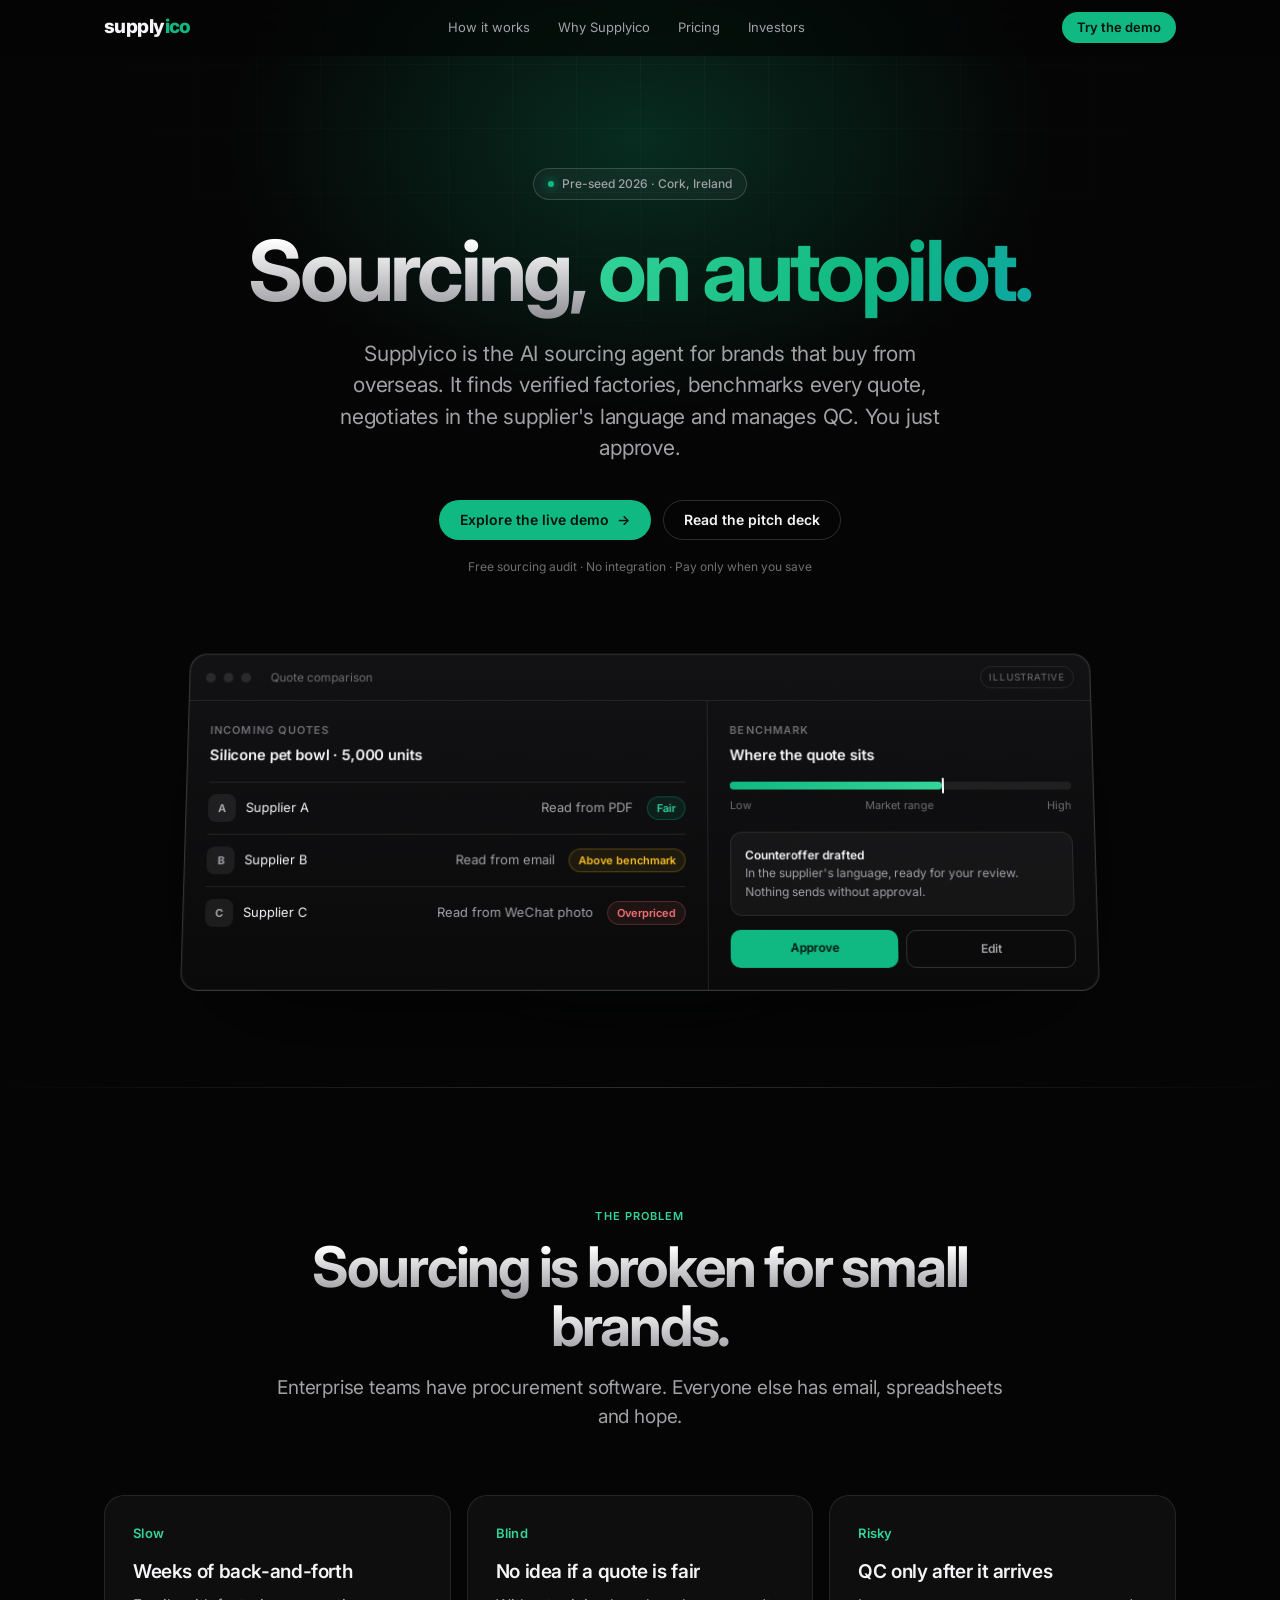
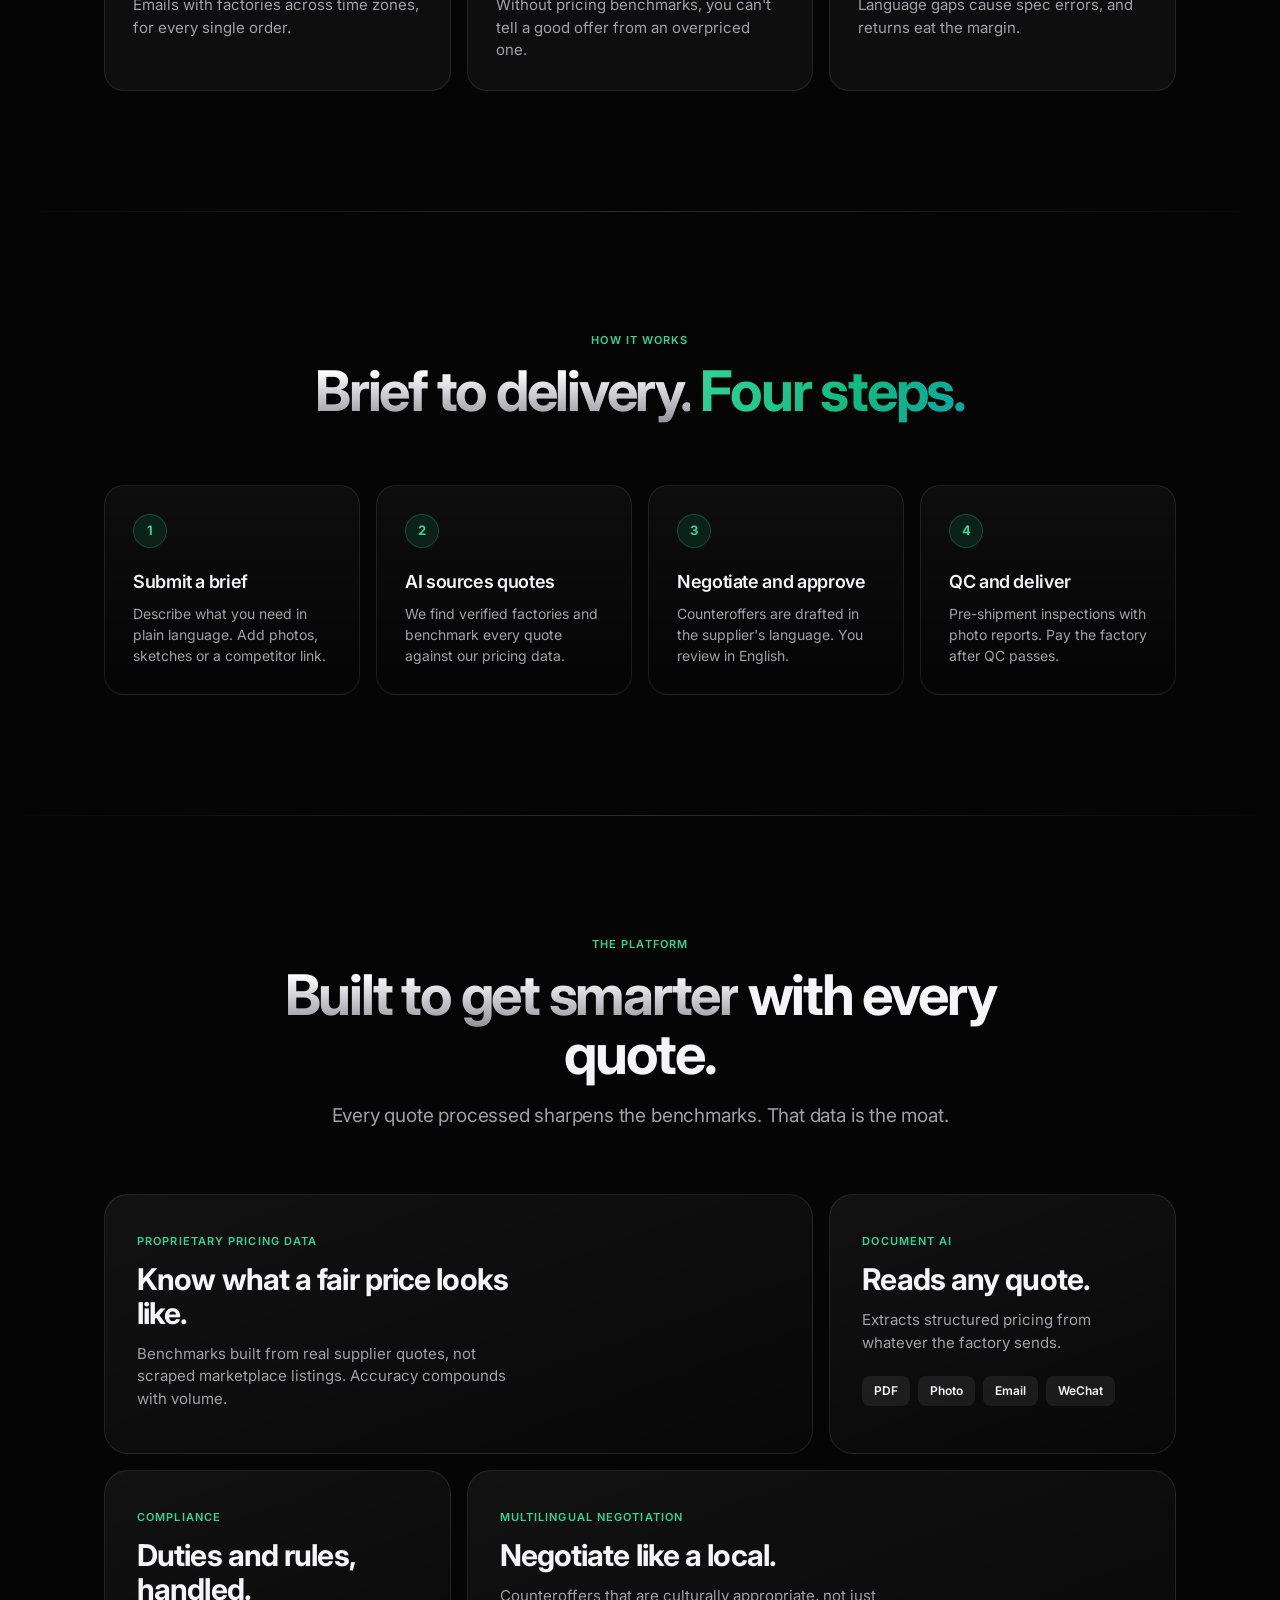
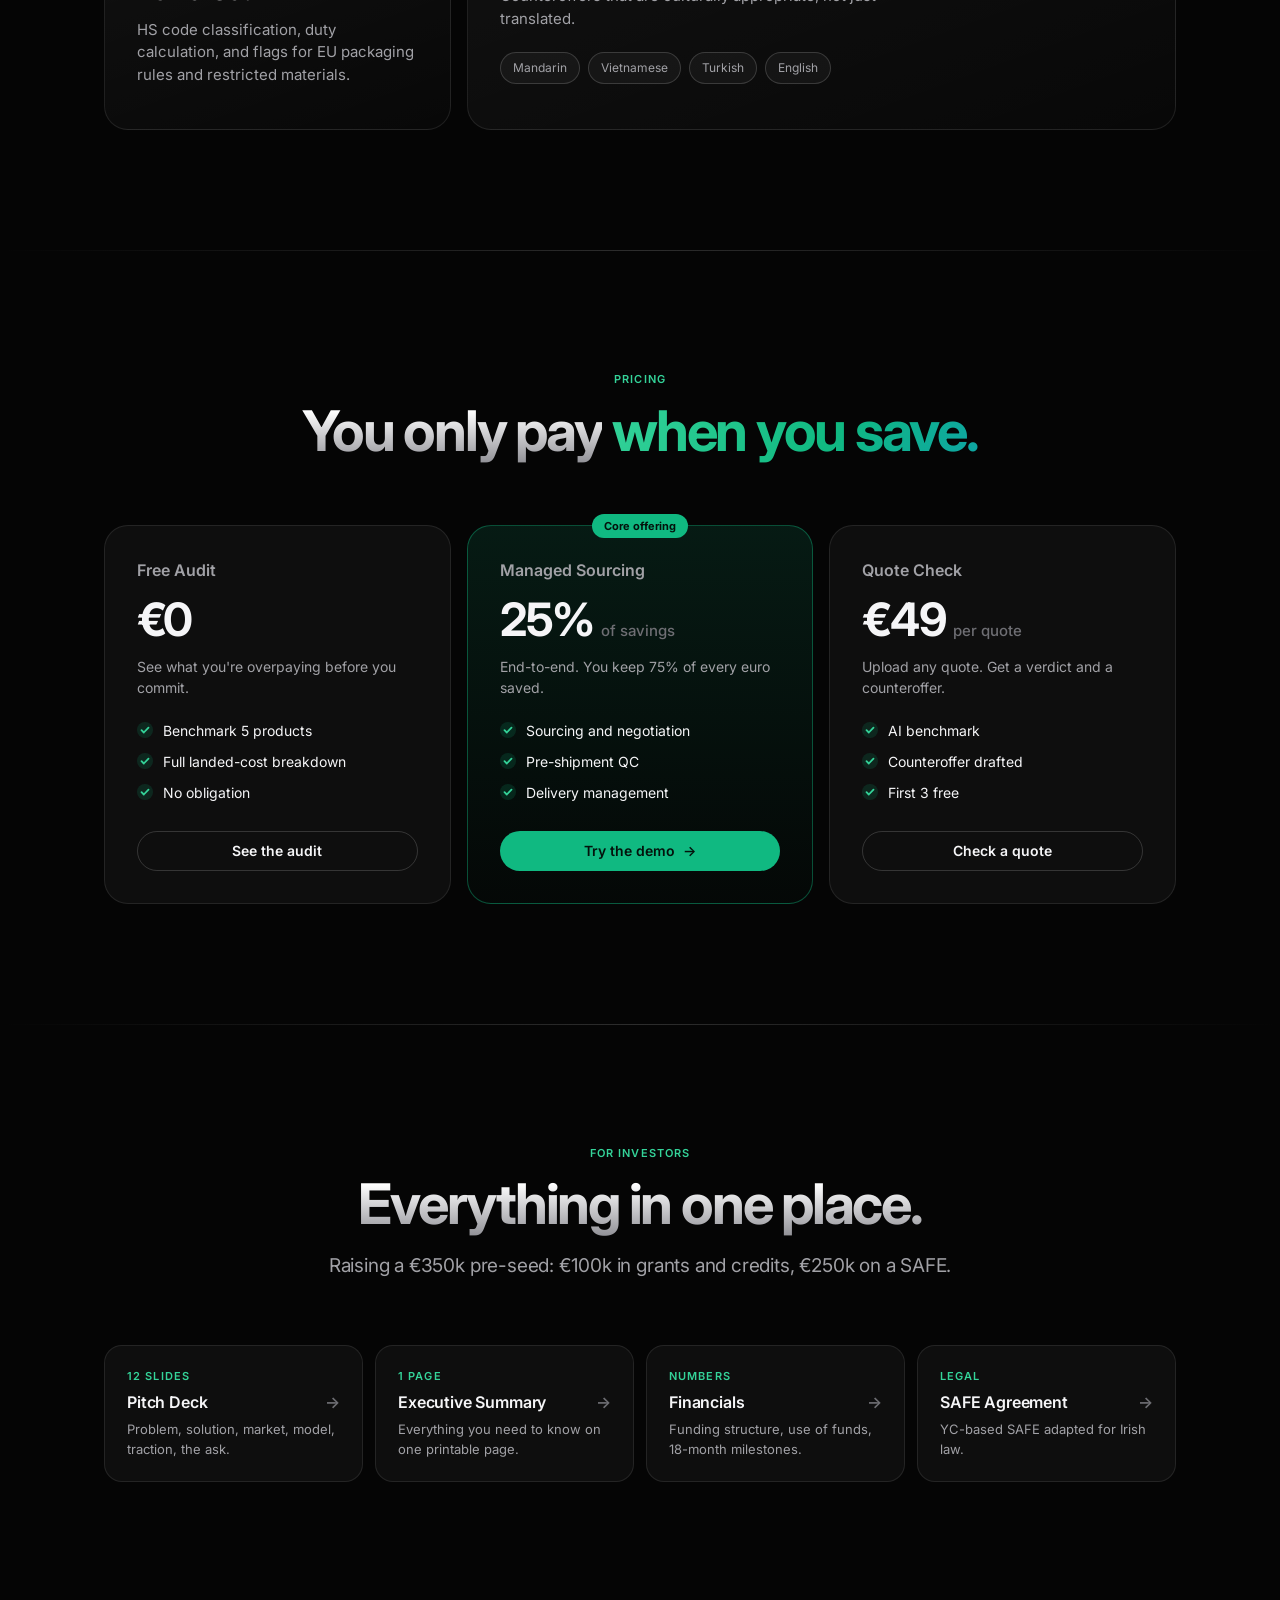
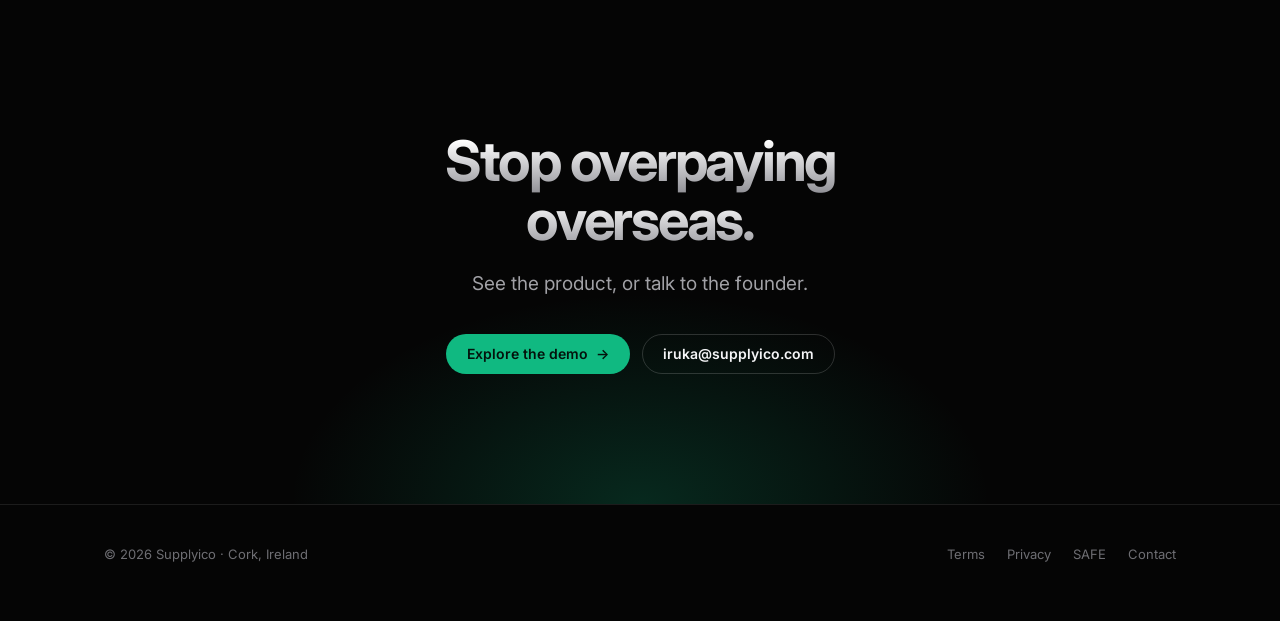
<file: index.html>
<!DOCTYPE html>
<html lang="en">
<head>
<meta charset="utf-8">
<meta name="viewport" content="width=device-width,initial-scale=1">
<title>Supplyico — The AI sourcing agent for brands that buy from overseas</title>
<meta name="description" content="Supplyico finds verified factories, benchmarks every quote, negotiates in the supplier's language and manages QC. You just approve.">
<meta name="theme-color" content="#050505">
<meta property="og:title" content="Supplyico — AI sourcing for brands that buy from overseas">
<meta property="og:description" content="Benchmark every quote. Negotiate in the supplier's language. Pay only when you save.">
<link rel="preconnect" href="https://fonts.googleapis.com">
<link rel="preconnect" href="https://fonts.gstatic.com" crossorigin>
<link href="https://fonts.googleapis.com/css2?family=Inter:wght@400;500;600;700;800&display=swap" rel="stylesheet">
<style>
:root{
  --bg:#050505; --bg-2:#0b0b0c; --surface:rgba(255,255,255,.04); --surface-2:rgba(255,255,255,.07);
  --line:rgba(255,255,255,.09); --line-2:rgba(255,255,255,.16);
  --text:#f5f5f7; --muted:#a1a1a6; --faint:#6e6e73;
  --accent:#10b981; --accent-2:#34d399; --accent-ink:#04120c;
  --radius:20px; --maxw:1120px;
  --ease:cubic-bezier(.2,.7,.2,1);
}
*{margin:0;padding:0;box-sizing:border-box}
html{scroll-behavior:smooth;-webkit-text-size-adjust:100%}
body{font-family:'Inter',-apple-system,BlinkMacSystemFont,'SF Pro Display','Segoe UI',sans-serif;background:var(--bg);color:var(--text);line-height:1.5;-webkit-font-smoothing:antialiased;overflow-x:hidden}
a{color:inherit;text-decoration:none}
img,svg{display:block;max-width:100%}
.wrap{max-width:var(--maxw);margin:0 auto;padding:0 24px}
:focus-visible{outline:2px solid var(--accent-2);outline-offset:3px;border-radius:8px}

/* ---------- Nav ---------- */
.nav{position:fixed;inset:0 0 auto 0;z-index:50;height:56px;display:flex;align-items:center;
  background:rgba(5,5,5,.62);backdrop-filter:saturate(180%) blur(20px);-webkit-backdrop-filter:saturate(180%) blur(20px);
  border-bottom:1px solid transparent;transition:border-color .3s}
.nav.scrolled{border-bottom-color:var(--line)}
.nav .wrap{display:flex;align-items:center;justify-content:space-between;width:100%}
.logo{font-weight:800;font-size:19px;letter-spacing:-.03em}
.logo span{color:var(--accent)}
.nav-links{display:flex;gap:28px;font-size:13px;color:var(--muted)}
.nav-links a{transition:color .2s}.nav-links a:hover{color:var(--text)}
.btn{display:inline-flex;align-items:center;justify-content:center;gap:8px;font:600 14px/1 'Inter',sans-serif;
  padding:12px 20px;border-radius:999px;border:1px solid transparent;cursor:pointer;transition:transform .25s var(--ease),background .25s,border-color .25s,box-shadow .25s}
.btn-primary{background:var(--accent);color:var(--accent-ink)}
.btn-primary:hover{background:var(--accent-2);transform:translateY(-1px);box-shadow:0 8px 30px -8px rgba(16,185,129,.55)}
.btn-ghost{border-color:var(--line-2);color:var(--text);background:transparent}
.btn-ghost:hover{background:var(--surface-2);transform:translateY(-1px)}
.btn-sm{padding:8px 14px;font-size:13px}
.arrow{transition:transform .25s var(--ease)}.btn:hover .arrow{transform:translateX(3px)}

/* ---------- Hero ---------- */
.hero{position:relative;padding:168px 0 96px;text-align:center;overflow:hidden}
.hero::before{content:"";position:absolute;left:50%;top:-220px;width:1100px;height:720px;transform:translateX(-50%);
  background:radial-gradient(closest-side,rgba(16,185,129,.22),rgba(16,185,129,.06) 55%,transparent 75%);pointer-events:none}
.hero::after{content:"";position:absolute;inset:0;pointer-events:none;
  background-image:linear-gradient(var(--line) 1px,transparent 1px),linear-gradient(90deg,var(--line) 1px,transparent 1px);
  background-size:64px 64px;opacity:.35;-webkit-mask-image:radial-gradient(ellipse 60% 55% at 50% 0%,#000,transparent 75%);mask-image:radial-gradient(ellipse 60% 55% at 50% 0%,#000,transparent 75%)}
.hero .wrap{position:relative;z-index:1}
.pill{display:inline-flex;align-items:center;gap:8px;font-size:12px;font-weight:500;color:var(--muted);
  padding:6px 14px;border:1px solid var(--line-2);border-radius:999px;background:var(--surface)}
.pill i{width:6px;height:6px;border-radius:50%;background:var(--accent);box-shadow:0 0 10px var(--accent)}
h1{font-size:clamp(40px,7.4vw,84px);line-height:1.02;letter-spacing:-.045em;font-weight:700;margin:28px auto 0;max-width:16ch}
.grad{background:linear-gradient(180deg,#fff 20%,#8d8d93);-webkit-background-clip:text;background-clip:text;color:transparent}
.grad-accent{background:linear-gradient(120deg,var(--accent-2),var(--accent) 60%,#0ea5a4);-webkit-background-clip:text;background-clip:text;color:transparent}
.lede{font-size:clamp(17px,2vw,21px);color:var(--muted);max-width:620px;margin:24px auto 0;line-height:1.5;letter-spacing:-.01em}
.cta{display:flex;gap:12px;justify-content:center;flex-wrap:wrap;margin-top:36px}
.sub{margin-top:18px;font-size:12px;color:var(--faint)}

/* ---------- Product mock ---------- */
.stage{position:relative;max-width:920px;margin:72px auto 0;perspective:1600px}
.stage::before{content:"";position:absolute;inset:8% 6% -10%;background:radial-gradient(closest-side,rgba(16,185,129,.28),transparent 70%);filter:blur(40px);z-index:0}
.window{position:relative;z-index:1;border:1px solid var(--line-2);border-radius:18px;overflow:hidden;
  background:linear-gradient(180deg,#121214,#0a0a0b);box-shadow:0 40px 120px -30px rgba(0,0,0,.9),0 0 0 1px rgba(255,255,255,.03) inset;
  transform:rotateX(6deg);transform-origin:50% 100%;transition:transform .8s var(--ease);text-align:left}
.stage:hover .window{transform:rotateX(0)}
.bar{display:flex;align-items:center;gap:8px;padding:12px 16px;border-bottom:1px solid var(--line)}
.dot{width:10px;height:10px;border-radius:50%;background:#2a2a2d}
.bar .t{margin-left:12px;font-size:12px;color:var(--faint)}
.tag-ill{margin-left:auto;font-size:10px;letter-spacing:.08em;text-transform:uppercase;color:var(--faint);border:1px solid var(--line);padding:3px 8px;border-radius:999px}
.mock{display:grid;grid-template-columns:1.35fr 1fr}
.pane{padding:22px}
.pane + .pane{border-left:1px solid var(--line)}
.eyebrow{font-size:11px;letter-spacing:.1em;text-transform:uppercase;color:var(--faint);font-weight:600}
.pane h4{font-size:15px;font-weight:600;margin:6px 0 16px;letter-spacing:-.01em}
.row{display:grid;grid-template-columns:1fr auto auto;gap:14px;align-items:center;padding:12px 0;border-top:1px solid var(--line);font-size:13px}
.row:first-of-type{border-top:0}
.sup{display:flex;align-items:center;gap:10px;color:var(--text)}
.av{width:28px;height:28px;border-radius:8px;background:var(--surface-2);display:grid;place-items:center;font-size:11px;font-weight:700;color:var(--muted)}
.price{color:var(--muted)}
.chip{font-size:11px;font-weight:600;padding:3px 9px;border-radius:999px;border:1px solid var(--line);white-space:nowrap}
.chip.good{color:var(--accent-2);background:rgba(16,185,129,.1);border-color:rgba(16,185,129,.3)}
.chip.mid{color:#fbbf24;background:rgba(251,191,36,.08);border-color:rgba(251,191,36,.25)}
.chip.high{color:#f87171;background:rgba(248,113,113,.08);border-color:rgba(248,113,113,.25)}
.meter{height:8px;border-radius:99px;background:var(--surface-2);position:relative;margin:14px 0 8px}
.meter b{position:absolute;inset:0 auto 0 0;width:62%;border-radius:99px;background:linear-gradient(90deg,var(--accent),var(--accent-2))}
.meter u{position:absolute;top:-4px;left:62%;width:2px;height:16px;background:#fff;border-radius:2px}
.legend{display:flex;justify-content:space-between;font-size:11px;color:var(--faint)}
.msg{margin-top:18px;padding:14px;border:1px solid var(--line);border-radius:12px;background:var(--surface);font-size:12px;color:var(--muted);line-height:1.55}
.msg strong{color:var(--text);font-weight:600}
.approve{margin-top:14px;display:flex;gap:8px}
.approve span{flex:1;text-align:center;padding:9px;border-radius:10px;font-size:12px;font-weight:600}
.approve .a{background:var(--accent);color:var(--accent-ink)}
.approve .b{border:1px solid var(--line-2);color:var(--muted)}

/* ---------- Sections ---------- */
.sec{padding:120px 0}
.sec-head{text-align:center;max-width:760px;margin:0 auto 64px}
.sec-head .eyebrow{color:var(--accent-2)}
h2{font-size:clamp(32px,5vw,56px);line-height:1.05;letter-spacing:-.04em;font-weight:700;margin-top:14px}
.sec-head p{margin-top:18px;font-size:19px;color:var(--muted);letter-spacing:-.01em}
.divider{height:1px;background:linear-gradient(90deg,transparent,var(--line-2),transparent)}

.problem{display:grid;grid-template-columns:repeat(3,1fr);gap:16px}
.card{background:var(--surface);border:1px solid var(--line);border-radius:var(--radius);padding:28px;
  transition:background .3s,border-color .3s,transform .4s var(--ease)}
.card:hover{background:var(--surface-2);border-color:var(--line-2);transform:translateY(-3px)}
.card h3{font-size:19px;font-weight:600;letter-spacing:-.02em;margin-bottom:8px}
.card p{font-size:15px;color:var(--muted)}
.card .k{font-size:13px;font-weight:600;color:var(--accent-2);margin-bottom:14px;display:block;letter-spacing:.02em}

.steps{display:grid;grid-template-columns:repeat(4,1fr);gap:16px;counter-reset:s}
.step{position:relative;padding:28px;border:1px solid var(--line);border-radius:var(--radius);background:linear-gradient(180deg,var(--surface),transparent)}
.step::before{counter-increment:s;content:counter(s);display:grid;place-items:center;width:32px;height:32px;border-radius:50%;
  background:rgba(16,185,129,.12);border:1px solid rgba(16,185,129,.3);color:var(--accent-2);font-size:13px;font-weight:700;margin-bottom:20px}
.step h3{font-size:18px;font-weight:600;letter-spacing:-.02em;margin-bottom:8px}
.step p{font-size:14px;color:var(--muted)}

.bento{display:grid;grid-template-columns:repeat(6,1fr);gap:16px}
.b1{grid-column:span 4}.b2{grid-column:span 2}.b3{grid-column:span 2}.b4{grid-column:span 4}
.tile{position:relative;overflow:hidden;min-height:260px;padding:32px;border-radius:24px;border:1px solid var(--line);
  background:linear-gradient(160deg,rgba(255,255,255,.055),rgba(255,255,255,.015));transition:border-color .3s,transform .4s var(--ease)}
.tile:hover{border-color:var(--line-2);transform:translateY(-3px)}
.tile::after{content:"";position:absolute;right:-80px;top:-80px;width:240px;height:240px;border-radius:50%;
  background:radial-gradient(closest-side,rgba(16,185,129,.16),transparent);opacity:0;transition:opacity .5s}
.tile:hover::after{opacity:1}
.tile .eyebrow{color:var(--accent-2)}
.tile h3{font-size:clamp(22px,2.6vw,30px);line-height:1.12;letter-spacing:-.03em;font-weight:700;margin:12px 0;max-width:20ch}
.tile p{color:var(--muted);font-size:15px;max-width:44ch}
.langs,.fmt{display:flex;flex-wrap:wrap;gap:8px;margin-top:22px}
.langs span{font-size:12px;padding:6px 12px;border:1px solid var(--line-2);border-radius:999px;color:var(--muted);background:var(--surface)}
.fmt span{font-size:12px;font-weight:600;padding:6px 12px;border-radius:8px;background:var(--surface-2);color:var(--text)}

.pricing{display:grid;grid-template-columns:repeat(3,1fr);gap:16px;align-items:stretch}
.plan{display:flex;flex-direction:column;padding:32px;border:1px solid var(--line);border-radius:24px;background:var(--surface)}
.plan.feat{background:linear-gradient(180deg,rgba(16,185,129,.12),rgba(16,185,129,.02));border-color:rgba(16,185,129,.4);position:relative}
.plan.feat::before{content:"Core offering";position:absolute;top:-12px;left:50%;transform:translateX(-50%);font-size:11px;font-weight:700;color:var(--accent-ink);background:var(--accent);padding:4px 12px;border-radius:999px;white-space:nowrap}
.plan h3{font-size:16px;font-weight:600;color:var(--muted)}
.amt{font-size:46px;font-weight:700;letter-spacing:-.04em;margin:14px 0 4px;line-height:1}
.amt small{font-size:15px;font-weight:500;color:var(--faint);letter-spacing:0}
.plan .desc{font-size:14px;color:var(--muted);margin:10px 0 22px;min-height:42px}
.plan ul{list-style:none;display:grid;gap:10px;margin-bottom:28px;font-size:14px;color:var(--text)}
.plan li{display:flex;gap:10px}
.plan li::before{content:"";flex:none;width:16px;height:16px;margin-top:2px;border-radius:50%;
  background:rgba(16,185,129,.15) url("data:image/svg+xml,%3Csvg xmlns='http://www.w3.org/2000/svg' viewBox='0 0 16 16'%3E%3Cpath d='M4.5 8.2l2.3 2.3 4.7-4.9' fill='none' stroke='%2334d399' stroke-width='1.8' stroke-linecap='round' stroke-linejoin='round'/%3E%3C/svg%3E") center/contain no-repeat}
.plan .btn{margin-top:auto}

.mat{display:grid;grid-template-columns:repeat(4,1fr);gap:12px}
.mat a{display:flex;flex-direction:column;gap:6px;padding:22px;border:1px solid var(--line);border-radius:18px;background:var(--surface);transition:background .3s,border-color .3s,transform .4s var(--ease)}
.mat a:hover{background:var(--surface-2);border-color:rgba(16,185,129,.35);transform:translateY(-3px)}
.mat .eyebrow{color:var(--accent-2)}
.mat h3{font-size:16px;font-weight:600;letter-spacing:-.01em;display:flex;justify-content:space-between;align-items:center}
.mat h3 .arrow{color:var(--faint)}
.mat p{font-size:13px;color:var(--muted)}

.final{text-align:center;padding:130px 0;position:relative;overflow:hidden}
.final::before{content:"";position:absolute;left:50%;bottom:-300px;width:1000px;height:600px;transform:translateX(-50%);background:radial-gradient(closest-side,rgba(16,185,129,.2),transparent 70%)}
.final .wrap{position:relative}
.final h2{max-width:14ch;margin:0 auto}
.final p{color:var(--muted);font-size:19px;margin:20px auto 0;max-width:520px}

footer{border-top:1px solid var(--line);padding:40px 0 56px;font-size:13px;color:var(--faint)}
footer .wrap{display:flex;justify-content:space-between;gap:24px;flex-wrap:wrap}
footer nav{display:flex;gap:22px;flex-wrap:wrap}
footer a:hover{color:var(--text)}

.rv{opacity:0;transform:translateY(24px);transition:opacity .9s var(--ease),transform .9s var(--ease)}
.rv.in{opacity:1;transform:none}
.d1{transition-delay:.08s}.d2{transition-delay:.16s}.d3{transition-delay:.24s}

@media (max-width:960px){
  .steps{grid-template-columns:repeat(2,1fr)}
  .mat{grid-template-columns:repeat(2,1fr)}
  .bento{grid-template-columns:1fr 1fr}.b1,.b4{grid-column:span 2}.b2,.b3{grid-column:span 1}
}
@media (max-width:720px){
  .nav-links{display:none}
  .hero{padding:128px 0 72px}
  .sec{padding:80px 0}
  .problem,.pricing{grid-template-columns:1fr}
  .mock{grid-template-columns:1fr}.pane + .pane{border-left:0;border-top:1px solid var(--line)}
  .window{transform:none}
  .row{grid-template-columns:1fr auto}.row .price{display:none}
  .bento{grid-template-columns:1fr}.b1,.b2,.b3,.b4{grid-column:span 1}
  .steps,.mat{grid-template-columns:1fr}
  .tile{min-height:0;padding:26px}
}
@media (prefers-reduced-motion:reduce){
  *{animation:none!important;transition:none!important}
  html{scroll-behavior:auto}.rv{opacity:1;transform:none}.window{transform:none}
}
</style>
<noscript><style>.rv{opacity:1;transform:none}</style></noscript>
</head>
<body>

<header class="nav" id="nav">
  <div class="wrap">
    <a class="logo" href="#top" aria-label="Supplyico home">supply<span>ico</span></a>
    <nav class="nav-links" aria-label="Primary">
      <a href="#how">How it works</a>
      <a href="#why">Why Supplyico</a>
      <a href="#pricing">Pricing</a>
      <a href="#materials">Investors</a>
    </nav>
    <a class="btn btn-primary btn-sm" href="demo.html">Try the demo</a>
  </div>
</header>

<main id="top">

<section class="hero">
  <div class="wrap">
    <span class="pill rv"><i></i>Pre-seed 2026 · Cork, Ireland</span>
    <h1 class="rv d1"><span class="grad">Sourcing, </span><span class="grad-accent">on autopilot.</span></h1>
    <p class="lede rv d2">Supplyico is the AI sourcing agent for brands that buy from overseas. It finds verified factories, benchmarks every quote, negotiates in the supplier's language and manages QC. You just approve.</p>
    <div class="cta rv d3">
      <a class="btn btn-primary" href="demo.html">Explore the live demo <span class="arrow">→</span></a>
      <a class="btn btn-ghost" href="deck.html">Read the pitch deck</a>
    </div>
    <p class="sub rv d3">Free sourcing audit · No integration · Pay only when you save</p>

    <div class="stage rv d3" aria-label="Illustrative product preview">
      <div class="window">
        <div class="bar"><i class="dot"></i><i class="dot"></i><i class="dot"></i><span class="t">Quote comparison</span><span class="tag-ill">Illustrative</span></div>
        <div class="mock">
          <div class="pane">
            <div class="eyebrow">Incoming quotes</div>
            <h4>Silicone pet bowl · 5,000 units</h4>
            <div class="row"><span class="sup"><span class="av">A</span>Supplier A</span><span class="price">Read from PDF</span><span class="chip good">Fair</span></div>
            <div class="row"><span class="sup"><span class="av">B</span>Supplier B</span><span class="price">Read from email</span><span class="chip mid">Above benchmark</span></div>
            <div class="row"><span class="sup"><span class="av">C</span>Supplier C</span><span class="price">Read from WeChat photo</span><span class="chip high">Overpriced</span></div>
          </div>
          <div class="pane">
            <div class="eyebrow">Benchmark</div>
            <h4>Where the quote sits</h4>
            <div class="meter"><b></b><u></u></div>
            <div class="legend"><span>Low</span><span>Market range</span><span>High</span></div>
            <div class="msg"><strong>Counteroffer drafted</strong><br>In the supplier's language, ready for your review. Nothing sends without approval.</div>
            <div class="approve"><span class="a">Approve</span><span class="b">Edit</span></div>
          </div>
        </div>
      </div>
    </div>
  </div>
</section>

<div class="divider"></div>

<section class="sec" id="why">
  <div class="wrap">
    <div class="sec-head rv">
      <div class="eyebrow">The problem</div>
      <h2><span class="grad">Sourcing is broken for small brands.</span></h2>
      <p>Enterprise teams have procurement software. Everyone else has email, spreadsheets and hope.</p>
    </div>
    <div class="problem">
      <div class="card rv"><span class="k">Slow</span><h3>Weeks of back-and-forth</h3><p>Emails with factories across time zones, for every single order.</p></div>
      <div class="card rv d1"><span class="k">Blind</span><h3>No idea if a quote is fair</h3><p>Without pricing benchmarks, you can't tell a good offer from an overpriced one.</p></div>
      <div class="card rv d2"><span class="k">Risky</span><h3>QC only after it arrives</h3><p>Language gaps cause spec errors, and returns eat the margin.</p></div>
    </div>
  </div>
</section>

<div class="divider"></div>

<section class="sec" id="how">
  <div class="wrap">
    <div class="sec-head rv">
      <div class="eyebrow">How it works</div>
      <h2><span class="grad">Brief to delivery.</span> <span class="grad-accent">Four steps.</span></h2>
    </div>
    <div class="steps">
      <div class="step rv"><h3>Submit a brief</h3><p>Describe what you need in plain language. Add photos, sketches or a competitor link.</p></div>
      <div class="step rv d1"><h3>AI sources quotes</h3><p>We find verified factories and benchmark every quote against our pricing data.</p></div>
      <div class="step rv d2"><h3>Negotiate and approve</h3><p>Counteroffers are drafted in the supplier's language. You review in English.</p></div>
      <div class="step rv d3"><h3>QC and deliver</h3><p>Pre-shipment inspections with photo reports. Pay the factory after QC passes.</p></div>
    </div>
  </div>
</section>

<div class="divider"></div>

<section class="sec">
  <div class="wrap">
    <div class="sec-head rv">
      <div class="eyebrow">The platform</div>
      <h2><span class="grad">Built to get smarter</span> with every quote.</h2>
      <p>Every quote processed sharpens the benchmarks. That data is the moat.</p>
    </div>
    <div class="bento">
      <article class="tile b1 rv"><span class="eyebrow">Proprietary pricing data</span><h3>Know what a fair price looks like.</h3><p>Benchmarks built from real supplier quotes, not scraped marketplace listings. Accuracy compounds with volume.</p></article>
      <article class="tile b2 rv d1"><span class="eyebrow">Document AI</span><h3>Reads any quote.</h3><p>Extracts structured pricing from whatever the factory sends.</p><div class="fmt"><span>PDF</span><span>Photo</span><span>Email</span><span>WeChat</span></div></article>
      <article class="tile b3 rv"><span class="eyebrow">Compliance</span><h3>Duties and rules, handled.</h3><p>HS code classification, duty calculation, and flags for EU packaging rules and restricted materials.</p></article>
      <article class="tile b4 rv d1"><span class="eyebrow">Multilingual negotiation</span><h3>Negotiate like a local.</h3><p>Counteroffers that are culturally appropriate, not just translated.</p><div class="langs"><span>Mandarin</span><span>Vietnamese</span><span>Turkish</span><span>English</span></div></article>
    </div>
  </div>
</section>

<div class="divider"></div>

<section class="sec" id="pricing">
  <div class="wrap">
    <div class="sec-head rv">
      <div class="eyebrow">Pricing</div>
      <h2><span class="grad">You only pay</span> <span class="grad-accent">when you save.</span></h2>
    </div>
    <div class="pricing">
      <div class="plan rv">
        <h3>Free Audit</h3>
        <div class="amt">€0</div>
        <p class="desc">See what you're overpaying before you commit.</p>
        <ul><li>Benchmark 5 products</li><li>Full landed-cost breakdown</li><li>No obligation</li></ul>
        <a class="btn btn-ghost" href="proposal.html">See the audit</a>
      </div>
      <div class="plan feat rv d1">
        <h3>Managed Sourcing</h3>
        <div class="amt">25% <small>of savings</small></div>
        <p class="desc">End-to-end. You keep 75% of every euro saved.</p>
        <ul><li>Sourcing and negotiation</li><li>Pre-shipment QC</li><li>Delivery management</li></ul>
        <a class="btn btn-primary" href="demo.html">Try the demo <span class="arrow">→</span></a>
      </div>
      <div class="plan rv d2">
        <h3>Quote Check</h3>
        <div class="amt">€49 <small>per quote</small></div>
        <p class="desc">Upload any quote. Get a verdict and a counteroffer.</p>
        <ul><li>AI benchmark</li><li>Counteroffer drafted</li><li>First 3 free</li></ul>
        <a class="btn btn-ghost" href="demo.html">Check a quote</a>
      </div>
    </div>
  </div>
</section>

<div class="divider"></div>

<section class="sec" id="materials">
  <div class="wrap">
    <div class="sec-head rv">
      <div class="eyebrow">For investors</div>
      <h2><span class="grad">Everything in one place.</span></h2>
      <p>Raising a €350k pre-seed: €100k in grants and credits, €250k on a SAFE.</p>
    </div>
    <div class="mat">
      <a class="rv" href="deck.html"><span class="eyebrow">12 slides</span><h3>Pitch Deck <span class="arrow">→</span></h3><p>Problem, solution, market, model, traction, the ask.</p></a>
      <a class="rv d1" href="one-pager.html"><span class="eyebrow">1 page</span><h3>Executive Summary <span class="arrow">→</span></h3><p>Everything you need to know on one printable page.</p></a>
      <a class="rv d2" href="financials.html"><span class="eyebrow">Numbers</span><h3>Financials <span class="arrow">→</span></h3><p>Funding structure, use of funds, 18-month milestones.</p></a>
      <a class="rv d3" href="safe.html"><span class="eyebrow">Legal</span><h3>SAFE Agreement <span class="arrow">→</span></h3><p>YC-based SAFE adapted for Irish law.</p></a>
    </div>
  </div>
</section>

<section class="final">
  <div class="wrap">
    <h2 class="rv"><span class="grad">Stop overpaying overseas.</span></h2>
    <p class="rv d1">See the product, or talk to the founder.</p>
    <div class="cta rv d2">
      <a class="btn btn-primary" href="demo.html">Explore the demo <span class="arrow">→</span></a>
      <a class="btn btn-ghost" href="mailto:iruka@supplyico.com">iruka@supplyico.com</a>
    </div>
  </div>
</section>

</main>

<footer>
  <div class="wrap">
    <div>© 2026 Supplyico · Cork, Ireland</div>
    <nav aria-label="Legal">
      <a href="terms.html">Terms</a><a href="privacy.html">Privacy</a><a href="safe.html">SAFE</a><a href="mailto:iruka@supplyico.com">Contact</a>
    </nav>
  </div>
</footer>

<script>
(function(){
  var nav=document.getElementById('nav');
  function onScroll(){nav.classList.toggle('scrolled',window.scrollY>8)}
  window.addEventListener('scroll',onScroll,{passive:true});onScroll();
  var els=document.querySelectorAll('.rv');
  if(!('IntersectionObserver' in window)){els.forEach(function(e){e.classList.add('in')});return}
  var io=new IntersectionObserver(function(es){es.forEach(function(e){if(e.isIntersecting){e.target.classList.add('in');io.unobserve(e.target)}})},{threshold:.12,rootMargin:'0px 0px -6% 0px'});
  els.forEach(function(e){io.observe(e)});
})();
</script>
</body>
</html>
</file>
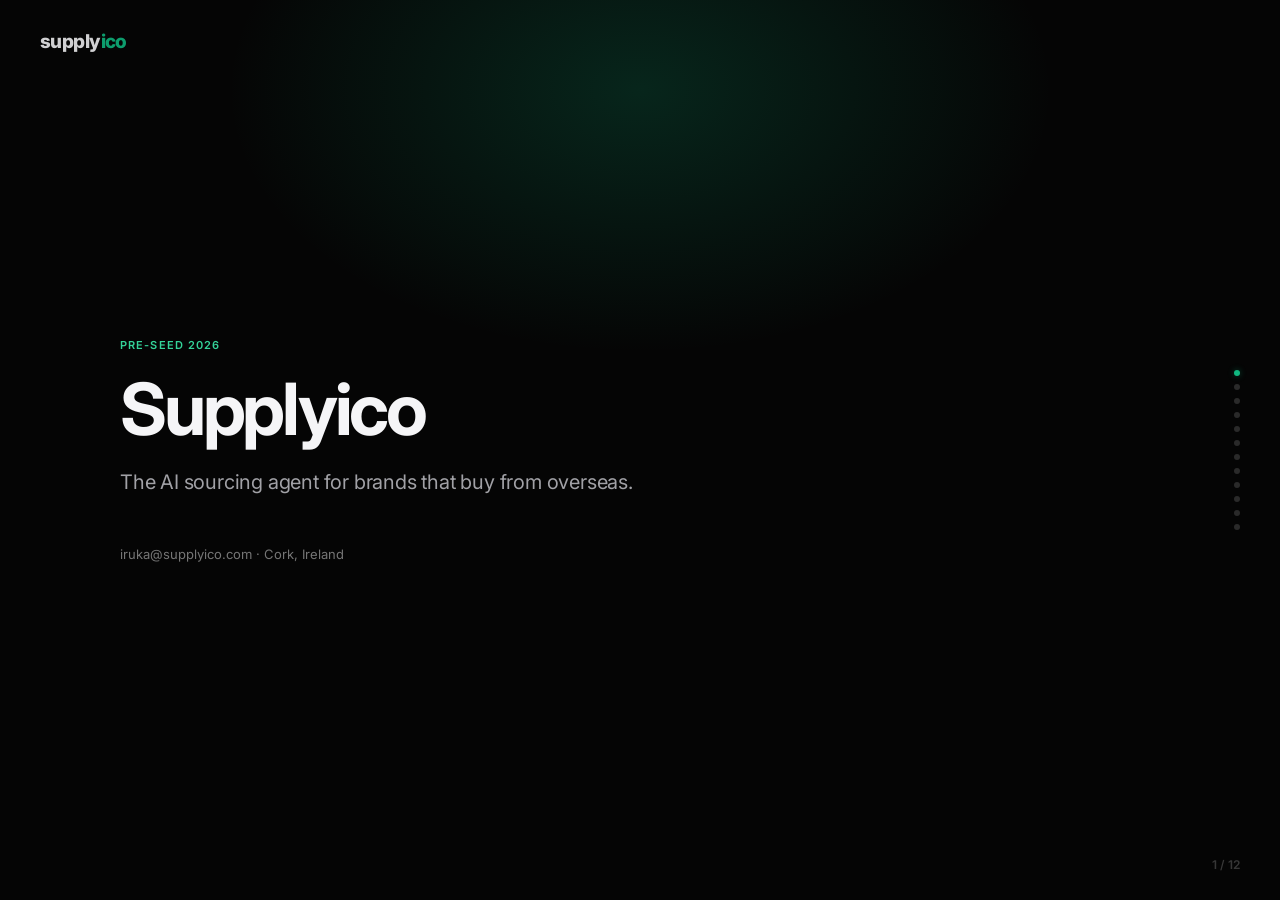
<file: deck.html>
<!DOCTYPE html>
<html lang="en">
<head>
<meta charset="utf-8">
<meta name="theme-color" content="#050505">
<meta name="viewport" content="width=device-width, initial-scale=1">
<title>Supplyico — Pitch Deck</title>
<link href="https://fonts.googleapis.com/css2?family=Inter:wght@400;500;600;700;800;900&display=swap" rel="stylesheet">
<style>
*{margin:0;padding:0;box-sizing:border-box}
body{font-family:'Inter',-apple-system,BlinkMacSystemFont,sans-serif;-webkit-font-smoothing:antialiased;background:#050505;color:#f5f5f7;overflow:hidden}
::selection{background:#d1fae5;color:#065f46}

.deck{width:100vw;height:100vh;position:relative;overflow:hidden}
.deck::before{content:"";position:absolute;left:50%;top:-260px;width:1100px;height:700px;transform:translateX(-50%);background:radial-gradient(closest-side,rgba(16,185,129,.18),rgba(16,185,129,.05) 55%,transparent 75%);pointer-events:none}
.slide{position:absolute;inset:0;display:flex;flex-direction:column;justify-content:center;padding:80px 120px;opacity:0;pointer-events:none;transition:opacity .4s}
.slide.on{opacity:1;pointer-events:auto}

.sl-num{position:fixed;bottom:28px;right:40px;font-size:12px;color:rgba(255,255,255,.2);font-weight:600;z-index:100}
.sl-logo{position:fixed;top:30px;left:40px;font-size:19px;font-weight:800;color:#f5f5f7;opacity:.85;z-index:100;letter-spacing:-.03em;text-decoration:none}
.sl-logo span{color:#10b981}
.sl-logo:hover{opacity:1}

.green{color:#10b981}
.dim{color:rgba(255,255,255,.4)}
.label{font-size:11px;font-weight:600;color:#34d399;letter-spacing:.1em;text-transform:uppercase;margin-bottom:20px}

h1{font-size:72px;font-weight:700;letter-spacing:-.045em;line-height:1.02;margin-bottom:20px}
h2{font-size:52px;font-weight:700;letter-spacing:-.04em;line-height:1.05;margin-bottom:16px}
h3{font-size:20px;font-weight:600;letter-spacing:-.02em;margin-bottom:6px}
p.sub{font-size:20px;color:#a1a1a6;letter-spacing:-.01em;line-height:1.6;max-width:560px}
p.body{font-size:16px;color:#a1a1a6;line-height:1.65;max-width:520px}

.grid2{display:grid;grid-template-columns:1fr 1fr;gap:24px;margin-top:40px}
.grid3{display:grid;grid-template-columns:1fr 1fr 1fr;gap:20px;margin-top:40px}
.grid4{display:grid;grid-template-columns:1fr 1fr 1fr 1fr;gap:16px;margin-top:40px}

.card{background:rgba(255,255,255,.04);border:1px solid rgba(255,255,255,.09);border-radius:20px;padding:28px}
.card-g{border-color:rgba(16,185,129,.4);background:linear-gradient(180deg,rgba(16,185,129,.12),rgba(16,185,129,.02))}
.card h3{color:#fff}
.card p{font-size:14px;color:#a1a1a6;line-height:1.5;margin-top:4px}

.stat{text-align:left}
.stat-v{font-size:52px;font-weight:700;letter-spacing:-.04em}
.stat-l{font-size:12px;color:rgba(255,255,255,.35);margin-top:4px;font-weight:500;text-transform:uppercase;letter-spacing:.5px}

.vs{display:grid;grid-template-columns:1fr auto 1fr;gap:24px;align-items:start;margin-top:40px}
.vs-col h3{font-size:14px;font-weight:700;margin-bottom:16px}
.vs-col li{font-size:14px;color:rgba(255,255,255,.45);line-height:1.7;list-style:none;display:flex;gap:8px}
.vs-div{width:1px;background:rgba(255,255,255,.08);align-self:stretch}

.tl{display:flex;flex-direction:column;gap:16px;margin-top:36px}
.tl-item{display:flex;align-items:flex-start;gap:16px}
.tl-dot{width:10px;height:10px;border-radius:50%;background:#10b981;flex-shrink:0;margin-top:5px}
.tl-dot.dim{background:rgba(255,255,255,.15)}
.tl-text h3{font-size:14px;margin-bottom:2px}
.tl-text p{font-size:13px;color:rgba(255,255,255,.35)}

.ask-box{background:linear-gradient(135deg,rgba(16,185,129,.16),rgba(16,185,129,.03));border:1px solid rgba(16,185,129,.4);border-radius:24px;padding:40px;margin-top:36px;max-width:600px}
.ask-box h3{font-size:28px;font-weight:700;letter-spacing:-.03em;margin-bottom:8px}
.ask-row{display:flex;gap:32px;margin-top:20px}
.ask-item{text-align:left}
.ask-item .v{font-size:20px;font-weight:800}
.ask-item .l{font-size:11px;color:rgba(255,255,255,.35);margin-top:2px;text-transform:uppercase;letter-spacing:.3px}

.nav-dots{position:fixed;right:40px;top:50%;transform:translateY(-50%);display:flex;flex-direction:column;gap:8px;z-index:100}
.nav-dot{width:6px;height:6px;border-radius:50%;background:rgba(255,255,255,.15);cursor:pointer;transition:all .2s;border:none;padding:0}
.nav-dot.on{background:#10b981;box-shadow:0 0 6px rgba(16,185,129,.4)}

.progress{position:fixed;top:0;left:0;height:2px;background:#10b981;z-index:200;transition:width .3s}

@media(max-width:900px){
.slide{padding:40px 32px}
h1{font-size:40px}h2{font-size:32px}
.grid2,.grid3,.grid4{grid-template-columns:1fr}
.vs{grid-template-columns:1fr;gap:16px}.vs-div{display:none}
.stat-v{font-size:36px}
}
</style>
</head>
<body>

<div class="deck">
<div class="progress" id="prog"></div>
<a class="sl-logo" href="index.html" aria-label="Supplyico home">supply<span>ico</span></a>
<div class="sl-num" id="sn">1 / 12</div>
<div class="nav-dots" id="dots"></div>

<!-- SLIDE 1: TITLE -->
<div class="slide on" data-s="0">
<div class="label">Pre-seed 2026</div>
<h1>Supplyico</h1>
<p class="sub">The AI sourcing agent for brands that buy from overseas.</p>
<p style="font-size:13px;color:rgba(255,255,255,.45);margin-top:48px">iruka@supplyico.com &middot; Cork, Ireland</p>
</div>

<!-- SLIDE 2: PROBLEM -->
<div class="slide" data-s="1">
<div class="label">Problem</div>
<h2>Sourcing is broken for<br>small &amp; mid-size brands.</h2>
<div class="grid3">
<div class="card">
<h3>Slow</h3>
<p>11+ hours per order. Weeks of back-and-forth emails with factories across time zones.</p>
</div>
<div class="card">
<h3>Blind</h3>
<p>No pricing benchmarks. Brands have no idea if a quote is fair or 40% overpriced.</p>
</div>
<div class="card">
<h3>Risky</h3>
<p>No QC until goods arrive. Language barriers cause spec errors. Returns destroy margins.</p>
</div>
</div>
</div>

<!-- SLIDE 3: SOLUTION -->
<div class="slide" data-s="2">
<div class="label">Solution</div>
<h2>An AI agent that sources,<br>benchmarks, and negotiates.</h2>
<p class="body">Supplyico reads every supplier quote, compares it against proprietary pricing data, drafts counteroffers in the factory's language, and manages QC. The human just approves.</p>
<div class="grid4" style="margin-top:36px">
<div class="stat"><div class="stat-v green">71%</div><div class="stat-l">Projected time reduction</div></div>
<div class="stat"><div class="stat-v">&euro;16k+</div><div class="stat-l">Projected avg savings</div></div>
<div class="stat"><div class="stat-v">72h</div><div class="stat-l">Target: first quotes</div></div>
<div class="stat"><div class="stat-v">3.2h</div><div class="stat-l">Projected per order (was 11h)</div></div>
</div>
<p style="font-size:12px;color:rgba(255,255,255,.4);margin-top:20px">Projected, modelled estimates. Pre-revenue; not yet measured on live customers.</p>
</div>

<!-- SLIDE 4: HOW IT WORKS -->
<div class="slide" data-s="3">
<div class="label">Product</div>
<h2>Brief to delivery.<br>Four steps.</h2>
<div class="grid4">
<div class="card">
<div style="font-size:24px;font-weight:900;color:#10b981;margin-bottom:12px">1</div>
<h3>Submit a brief</h3>
<p>Describe what you need in plain language. Photos, sketches, or a competitor link.</p>
</div>
<div class="card">
<div style="font-size:24px;font-weight:900;color:#10b981;margin-bottom:12px">2</div>
<h3>AI sources quotes</h3>
<p>We find verified factories and benchmark every quote against proprietary pricing data.</p>
</div>
<div class="card">
<div style="font-size:24px;font-weight:900;color:#10b981;margin-bottom:12px">3</div>
<h3>Negotiate &amp; approve</h3>
<p>AI drafts counteroffers in the supplier's language. You review in English. Nothing sends without approval.</p>
</div>
<div class="card">
<div style="font-size:24px;font-weight:900;color:#10b981;margin-bottom:12px">4</div>
<h3>QC &amp; deliver</h3>
<p>Pre-shipment inspections with photo reports. Pay the factory only after QC passes.</p>
</div>
</div>
</div>

<!-- SLIDE 5: MOAT -->
<div class="slide" data-s="4">
<div class="label">Defensibility</div>
<h2>The moat is the data.</h2>
<p class="body">Every quote we process makes our benchmarks more accurate. After thousands of data points, no competitor can replicate what we know about pricing.</p>
<div class="grid2" style="max-width:700px">
<div class="card card-g">
<h3>Proprietary pricing database</h3>
<p>Real quotes from real factories. Grows with every transaction. Not scraped from Alibaba.</p>
</div>
<div class="card">
<h3>Document AI</h3>
<p>Reads quotes in any format &mdash; PDF, photo, email, WeChat screenshot. Extracts structured pricing.</p>
</div>
<div class="card">
<h3>Multilingual negotiation</h3>
<p>Counteroffers in Mandarin, Vietnamese, Turkish. Culturally appropriate, not just translated.</p>
</div>
<div class="card">
<h3>Compliance engine</h3>
<p>Auto-classifies HS codes, calculates duties, flags EU packaging rules and restricted materials.</p>
</div>
</div>
</div>

<!-- SLIDE 6: MARKET -->
<div class="slide" data-s="5">
<div class="label">Market</div>
<h2>$13 trillion in global<br>procurement spend.</h2>
<div class="grid3" style="margin-top:40px">
<div class="stat"><div class="stat-v green">$13T</div><div class="stat-l">TAM &middot; Global procurement</div></div>
<div class="stat"><div class="stat-v">&euro;340B</div><div class="stat-l">SAM &middot; EU SME imports</div></div>
<div class="stat"><div class="stat-v">&euro;12B</div><div class="stat-l">SOM &middot; EU consumer goods brands importing from Asia</div></div>
</div>
<p class="body" style="margin-top:36px">Enterprise has Keelvar and Fairmarkit. Nobody is building AI sourcing for the 24 million SMEs in Europe that import goods and have zero procurement infrastructure.</p>
</div>

<!-- SLIDE 7: BUSINESS MODEL -->
<div class="slide" data-s="6">
<div class="label">Business model</div>
<h2>You only pay<br>when you save.</h2>
<div class="grid3">
<div class="card">
<h3>Free Audit</h3>
<div style="font-size:28px;font-weight:900;margin:8px 0">&euro;0</div>
<p>Benchmark 5 products. Full landed-cost breakdown. No obligation.</p>
</div>
<div class="card card-g">
<h3>Managed Sourcing</h3>
<div style="font-size:28px;font-weight:900;margin:8px 0;color:#10b981">25% <span style="font-size:14px;color:rgba(255,255,255,.4)">of savings</span></div>
<p>End-to-end sourcing, negotiation, QC, delivery. Client keeps 75% of every euro saved.</p>
</div>
<div class="card">
<h3>Quote Check</h3>
<div style="font-size:28px;font-weight:900;margin:8px 0">&euro;49 <span style="font-size:14px;color:rgba(255,255,255,.4)">per quote</span></div>
<p>Upload any quote. AI benchmarks and drafts a counteroffer. First 3 free.</p>
</div>
</div>
</div>

<!-- SLIDE 8: TRACTION -->
<div class="slide" data-s="7">
<div class="label">Traction</div>
<h2>Bootstrapped to here.</h2>
<div class="tl">
<div class="tl-item"><div class="tl-dot"></div><div class="tl-text"><h3>Working product</h3><p>Full client portal, mobile app, and team control room. AI quote reading and benchmark comparison functional.</p></div></div>
<div class="tl-item"><div class="tl-dot"></div><div class="tl-text"><h3>Proprietary pricing data</h3><p>Built from real supplier quotes across pet, home, and consumer goods categories.</p></div></div>
<div class="tl-item"><div class="tl-dot"></div><div class="tl-text"><h3>Domain expertise</h3><p>Founded from direct e-commerce sourcing experience. Felt the problem firsthand.</p></div></div>
<div class="tl-item"><div class="tl-dot dim"></div><div class="tl-text"><h3>Next: pilot customers</h3><p>Free sourcing audits offered to target consumer goods brands.</p></div></div>
</div>
</div>

<!-- SLIDE 9: COMPETITION -->
<div class="slide" data-s="8">
<div class="label">Landscape</div>
<h2>Enterprise is served.<br>SMEs are not.</h2>
<div class="vs">
<div class="vs-col">
<h3 style="color:#ef4444">Enterprise tools</h3>
<ul>
<li><span style="color:#ef4444">&#10005;</span> Keelvar, Fairmarkit, Zip &mdash; $50k+ annual contracts</li>
<li><span style="color:#ef4444">&#10005;</span> Built for procurement teams of 10+</li>
<li><span style="color:#ef4444">&#10005;</span> 6-month implementation cycles</li>
<li><span style="color:#ef4444">&#10005;</span> Require ERP integration</li>
</ul>
</div>
<div class="vs-div"></div>
<div class="vs-col">
<h3 class="green">Supplyico</h3>
<ul>
<li><span class="green">&#10003;</span> Free to start, pay only on savings</li>
<li><span class="green">&#10003;</span> Built for 1-5 person ops teams</li>
<li><span class="green">&#10003;</span> Target: first quotes in 72 hours</li>
<li><span class="green">&#10003;</span> No integration needed &mdash; just send a brief</li>
</ul>
</div>
</div>
</div>

<!-- SLIDE 10: TEAM -->
<div class="slide" data-s="9">
<div class="label">Team</div>
<h2>Founder</h2>
<div class="card" style="max-width:500px;margin-top:32px">
<h3 style="font-size:18px">Iruka Nnaemeka</h3>
<p style="margin-top:8px">Founder. Built and ran an e-commerce brand sourcing products from overseas factories. Experienced the sourcing pain firsthand &mdash; built Supplyico to fix it.</p>
<p style="margin-top:12px">UCC (Cork) &middot; ISC Paris &middot; Based in Cork, Ireland</p>
</div>
<p class="body" style="margin-top:24px;font-size:14px">Hiring with funding: AI/ML engineer (document AI &amp; pricing models) and operations lead (supplier network &amp; QC).</p>
</div>

<!-- SLIDE 11: THE ASK -->
<div class="slide" data-s="10">
<div class="label">The ask</div>
<h2>Raising &euro;350k pre-seed.</h2>
<div class="ask-box">
<h3>&euro;350k on a SAFE note</h3>
<p style="font-size:14px;color:rgba(255,255,255,.45);line-height:1.5;margin-bottom:20px">Non-dilutive grants stacked first. 18 months of runway to reach product-market fit.</p>
<div class="ask-row">
<div class="ask-item"><div class="v green">&euro;100k</div><div class="l">Grants &amp; credits</div></div>
<div class="ask-item"><div class="v">&euro;250k</div><div class="l">SAFE note</div></div>
<div class="ask-item"><div class="v">18mo</div><div class="l">Runway</div></div>
</div>
</div>
<div class="grid3" style="margin-top:28px;max-width:600px">
<div><h3 style="font-size:13px;color:rgba(255,255,255,.5)">Product</h3><p style="font-size:12px;color:rgba(255,255,255,.3)">AI engineer, pricing model, document AI accuracy</p></div>
<div><h3 style="font-size:13px;color:rgba(255,255,255,.5)">Growth</h3><p style="font-size:12px;color:rgba(255,255,255,.3)">10 pilot customers, free audits, case studies</p></div>
<div><h3 style="font-size:13px;color:rgba(255,255,255,.5)">Data</h3><p style="font-size:12px;color:rgba(255,255,255,.3)">1,000+ benchmarked quotes, moat accelerates</p></div>
</div>
</div>

<!-- SLIDE 12: CLOSE -->
<div class="slide" data-s="11">
<h1 style="font-size:56px">Stop overpaying<br>your suppliers.</h1>
<p class="sub" style="margin-bottom:40px">Supplyico &mdash; the AI sourcing agent.</p>
<div style="display:flex;gap:24px;align-items:center">
<div style="font-size:14px;color:rgba(255,255,255,.5)">iruka@supplyico.com</div>
<div style="font-size:14px;color:rgba(255,255,255,.25)">&middot;</div>
<div style="font-size:14px;color:rgba(255,255,255,.5)">supplyico.com</div>
</div>
</div>

</div>

<script>
var cur=0,total=12;
var dots=document.getElementById('dots');
for(var i=0;i<total;i++){
var d=document.createElement('button');
d.className='nav-dot'+(i===0?' on':'');
d.dataset.i=i;
d.onclick=function(){go(+this.dataset.i)};
dots.appendChild(d);
}
function go(n){
if(n<0||n>=total)return;
document.querySelectorAll('.slide').forEach(function(s){s.classList.remove('on')});
document.querySelectorAll('.nav-dot').forEach(function(d){d.classList.remove('on')});
document.querySelector('[data-s="'+n+'"]').classList.add('on');
dots.children[n].classList.add('on');
cur=n;
document.getElementById('sn').textContent=(n+1)+' / '+total;
document.getElementById('prog').style.width=((n+1)/total*100)+'%';
}
document.addEventListener('keydown',function(e){
if(e.key==='ArrowRight'||e.key===' ')go(cur+1);
if(e.key==='ArrowLeft')go(cur-1);
});
var tx=0;
document.addEventListener('touchstart',function(e){tx=e.touches[0].clientX});
document.addEventListener('touchend',function(e){
var dx=e.changedTouches[0].clientX-tx;
if(dx<-50)go(cur+1);
if(dx>50)go(cur-1);
});
</script>
</body>
</html>
</file>
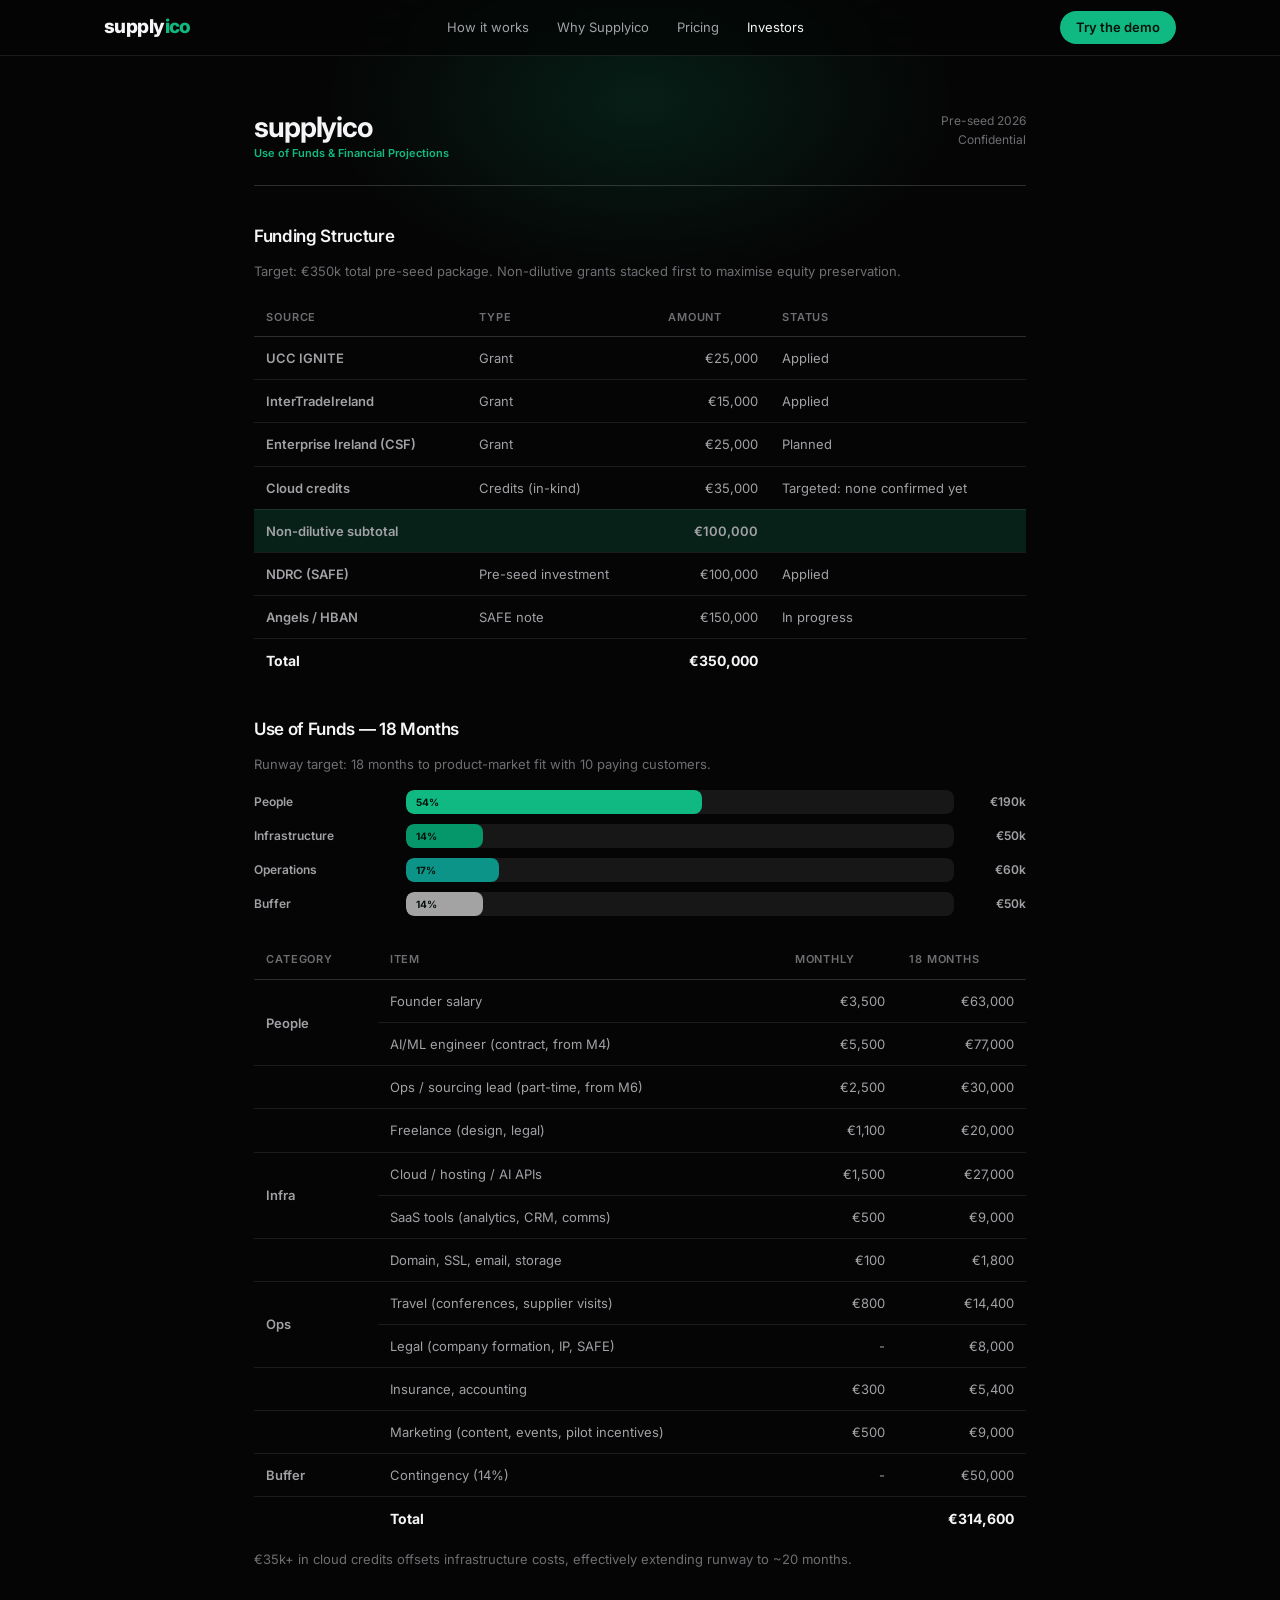
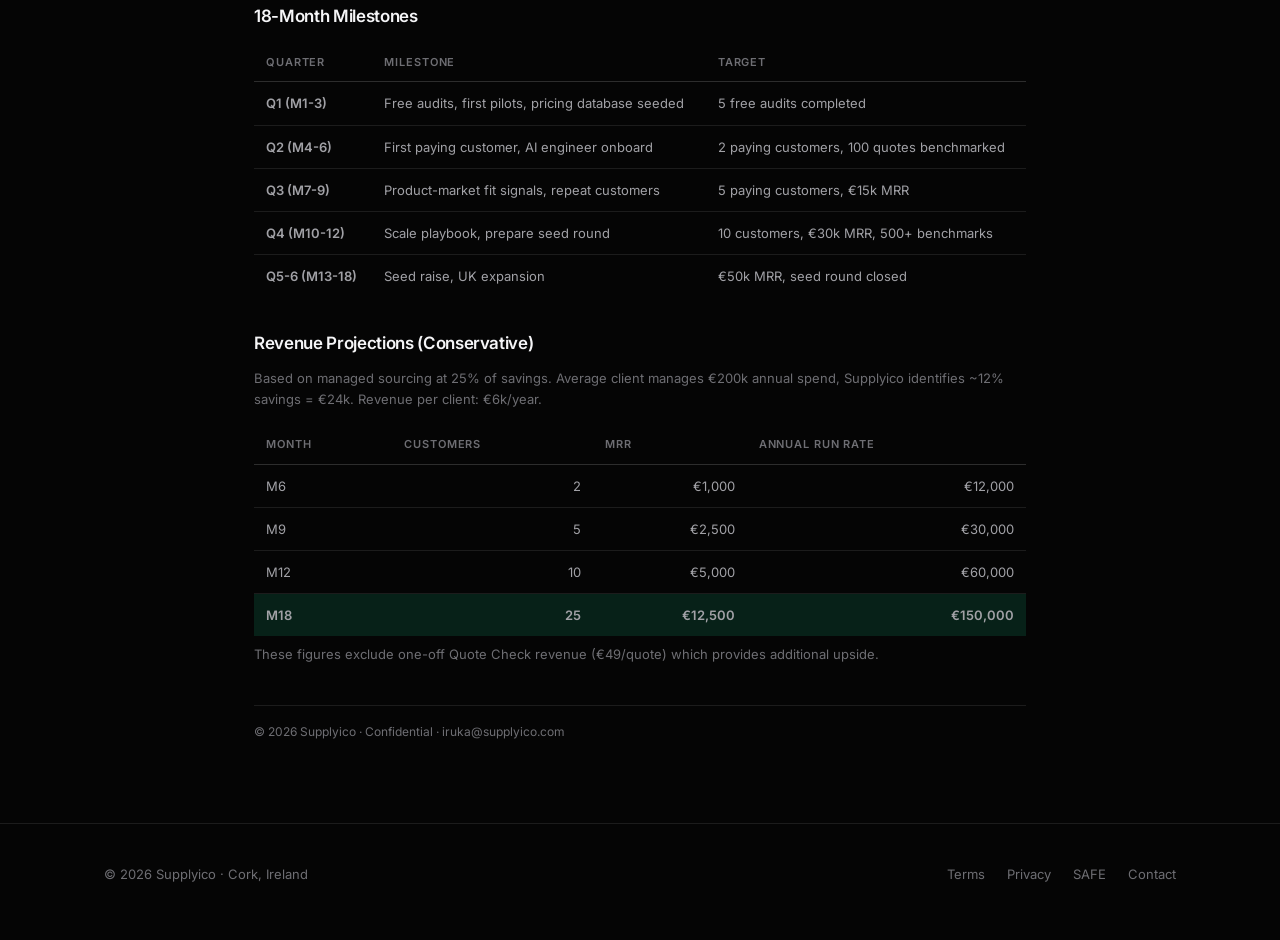
<file: financials.html>
<!DOCTYPE html>
<html lang="en">
<head>
<meta charset="utf-8">
<meta name="viewport" content="width=device-width,initial-scale=1">
<title>Supplyico — Use of Funds & Projections</title>
<meta name="theme-color" content="#050505">
<link rel="preconnect" href="https://fonts.googleapis.com">
<link rel="preconnect" href="https://fonts.gstatic.com" crossorigin>
<link href="https://fonts.googleapis.com/css2?family=Inter:wght@400;500;600;700;800&display=swap" rel="stylesheet">
<link rel="stylesheet" href="assets/site.css">
</head>
<body>
<header class="nav">
  <div class="wrap">
    <a class="logo" href="index.html" aria-label="Supplyico home">supply<span>ico</span></a>
    <nav class="nav-links" aria-label="Primary">
      <a href="index.html#how">How it works</a>
      <a href="index.html#why">Why Supplyico</a>
      <a href="index.html#pricing">Pricing</a>
      <a href="index.html#materials" aria-current="page">Investors</a>
    </nav>
    <a class="btn btn-primary" href="demo.html">Try the demo</a>
  </div>
</header>
<main class="doc">
<div class="hdr">
<div>
<h1>supplyico</h1>
<div style="font-size:11px;color:#10b981;font-weight:600;margin-top:2px">Use of Funds & Financial Projections</div>
</div>
<p>Pre-seed 2026<br>Confidential</p>
</div>

<h2>Funding Structure</h2>
<p class="note">Target: &euro;350k total pre-seed package. Non-dilutive grants stacked first to maximise equity preservation.</p>

<table>
<tr><th>Source</th><th>Type</th><th class="r">Amount</th><th>Status</th></tr>
<tr><td class="bold">UCC IGNITE</td><td>Grant</td><td class="r">&euro;25,000</td><td>Applied</td></tr>
<tr><td class="bold">InterTradeIreland</td><td>Grant</td><td class="r">&euro;15,000</td><td>Applied</td></tr>
<tr><td class="bold">Enterprise Ireland (CSF)</td><td>Grant</td><td class="r">&euro;25,000</td><td>Planned</td></tr>
<tr><td class="bold">Cloud credits</td><td>Credits (in-kind)</td><td class="r">&euro;35,000</td><td>Targeted: none confirmed yet</td></tr>
<tr class="hl"><td class="bold">Non-dilutive subtotal</td><td></td><td class="r bold">&euro;100,000</td><td></td></tr>
<tr><td class="bold">NDRC (SAFE)</td><td>Pre-seed investment</td><td class="r">&euro;100,000</td><td>Applied</td></tr>
<tr><td class="bold">Angels / HBAN</td><td>SAFE note</td><td class="r">&euro;150,000</td><td>In progress</td></tr>
<tr class="total"><td>Total</td><td></td><td class="r">&euro;350,000</td><td></td></tr>
</table>

<h2>Use of Funds — 18 Months</h2>
<p class="note">Runway target: 18 months to product-market fit with 10 paying customers.</p>

<div style="margin-bottom:24px">
<div class="bar-row"><div class="bar-label">People</div><div class="bar-track"><div class="bar-fill" style="width:54%;background:#10b981">54%</div></div><div class="bar-amt">&euro;190k</div></div>
<div class="bar-row"><div class="bar-label">Infrastructure</div><div class="bar-track"><div class="bar-fill" style="width:14%;background:#059669">14%</div></div><div class="bar-amt">&euro;50k</div></div>
<div class="bar-row"><div class="bar-label">Operations</div><div class="bar-track"><div class="bar-fill" style="width:17%;background:#0d9488">17%</div></div><div class="bar-amt">&euro;60k</div></div>
<div class="bar-row"><div class="bar-label">Buffer</div><div class="bar-track"><div class="bar-fill" style="width:14%;background:#a3a3a3">14%</div></div><div class="bar-amt">&euro;50k</div></div>
</div>

<table>
<tr><th>Category</th><th>Item</th><th class="r">Monthly</th><th class="r">18 Months</th></tr>
<tr><td rowspan="2" class="bold">People</td><td>Founder salary</td><td class="r">&euro;3,500</td><td class="r">&euro;63,000</td></tr>
<tr><td>AI/ML engineer (contract, from M4)</td><td class="r">&euro;5,500</td><td class="r">&euro;77,000</td></tr>
<tr><td class="bold"></td><td>Ops / sourcing lead (part-time, from M6)</td><td class="r">&euro;2,500</td><td class="r">&euro;30,000</td></tr>
<tr><td class="bold"></td><td>Freelance (design, legal)</td><td class="r">&euro;1,100</td><td class="r">&euro;20,000</td></tr>
<tr><td rowspan="2" class="bold">Infra</td><td>Cloud / hosting / AI APIs</td><td class="r">&euro;1,500</td><td class="r">&euro;27,000</td></tr>
<tr><td>SaaS tools (analytics, CRM, comms)</td><td class="r">&euro;500</td><td class="r">&euro;9,000</td></tr>
<tr><td class="bold"></td><td>Domain, SSL, email, storage</td><td class="r">&euro;100</td><td class="r">&euro;1,800</td></tr>
<tr><td rowspan="2" class="bold">Ops</td><td>Travel (conferences, supplier visits)</td><td class="r">&euro;800</td><td class="r">&euro;14,400</td></tr>
<tr><td>Legal (company formation, IP, SAFE)</td><td class="r">-</td><td class="r">&euro;8,000</td></tr>
<tr><td class="bold"></td><td>Insurance, accounting</td><td class="r">&euro;300</td><td class="r">&euro;5,400</td></tr>
<tr><td class="bold"></td><td>Marketing (content, events, pilot incentives)</td><td class="r">&euro;500</td><td class="r">&euro;9,000</td></tr>
<tr><td class="bold">Buffer</td><td>Contingency (14%)</td><td class="r">-</td><td class="r">&euro;50,000</td></tr>
<tr class="total"><td></td><td>Total</td><td class="r"></td><td class="r">&euro;314,600</td></tr>
</table>
<p class="note">&euro;35k+ in cloud credits offsets infrastructure costs, effectively extending runway to ~20 months.</p>

<h2>18-Month Milestones</h2>
<table>
<tr><th>Quarter</th><th>Milestone</th><th>Target</th></tr>
<tr><td class="bold">Q1 (M1-3)</td><td>Free audits, first pilots, pricing database seeded</td><td>5 free audits completed</td></tr>
<tr><td class="bold">Q2 (M4-6)</td><td>First paying customer, AI engineer onboard</td><td>2 paying customers, 100 quotes benchmarked</td></tr>
<tr><td class="bold">Q3 (M7-9)</td><td>Product-market fit signals, repeat customers</td><td>5 paying customers, &euro;15k MRR</td></tr>
<tr><td class="bold">Q4 (M10-12)</td><td>Scale playbook, prepare seed round</td><td>10 customers, &euro;30k MRR, 500+ benchmarks</td></tr>
<tr><td class="bold">Q5-6 (M13-18)</td><td>Seed raise, UK expansion</td><td>&euro;50k MRR, seed round closed</td></tr>
</table>

<h2>Revenue Projections (Conservative)</h2>
<p class="note">Based on managed sourcing at 25% of savings. Average client manages &euro;200k annual spend, Supplyico identifies ~12% savings = &euro;24k. Revenue per client: &euro;6k/year.</p>

<table>
<tr><th>Month</th><th class="r">Customers</th><th class="r">MRR</th><th class="r">Annual Run Rate</th></tr>
<tr><td>M6</td><td class="r">2</td><td class="r">&euro;1,000</td><td class="r">&euro;12,000</td></tr>
<tr><td>M9</td><td class="r">5</td><td class="r">&euro;2,500</td><td class="r">&euro;30,000</td></tr>
<tr><td>M12</td><td class="r">10</td><td class="r">&euro;5,000</td><td class="r">&euro;60,000</td></tr>
<tr class="hl"><td class="bold">M18</td><td class="r bold">25</td><td class="r bold">&euro;12,500</td><td class="r bold">&euro;150,000</td></tr>
</table>
<p class="note">These figures exclude one-off Quote Check revenue (&euro;49/quote) which provides additional upside.</p>

<div class="footer">&copy; 2026 Supplyico &middot; Confidential &middot; iruka@supplyico.com</div>
</main>
<footer class="site-footer">
  <div class="wrap">
    <div>© 2026 Supplyico · Cork, Ireland</div>
    <nav aria-label="Legal">
      <a href="terms.html">Terms</a><a href="privacy.html">Privacy</a><a href="safe.html">SAFE</a><a href="mailto:iruka@supplyico.com">Contact</a>
    </nav>
  </div>
</footer>
</body>
</html>
</file>
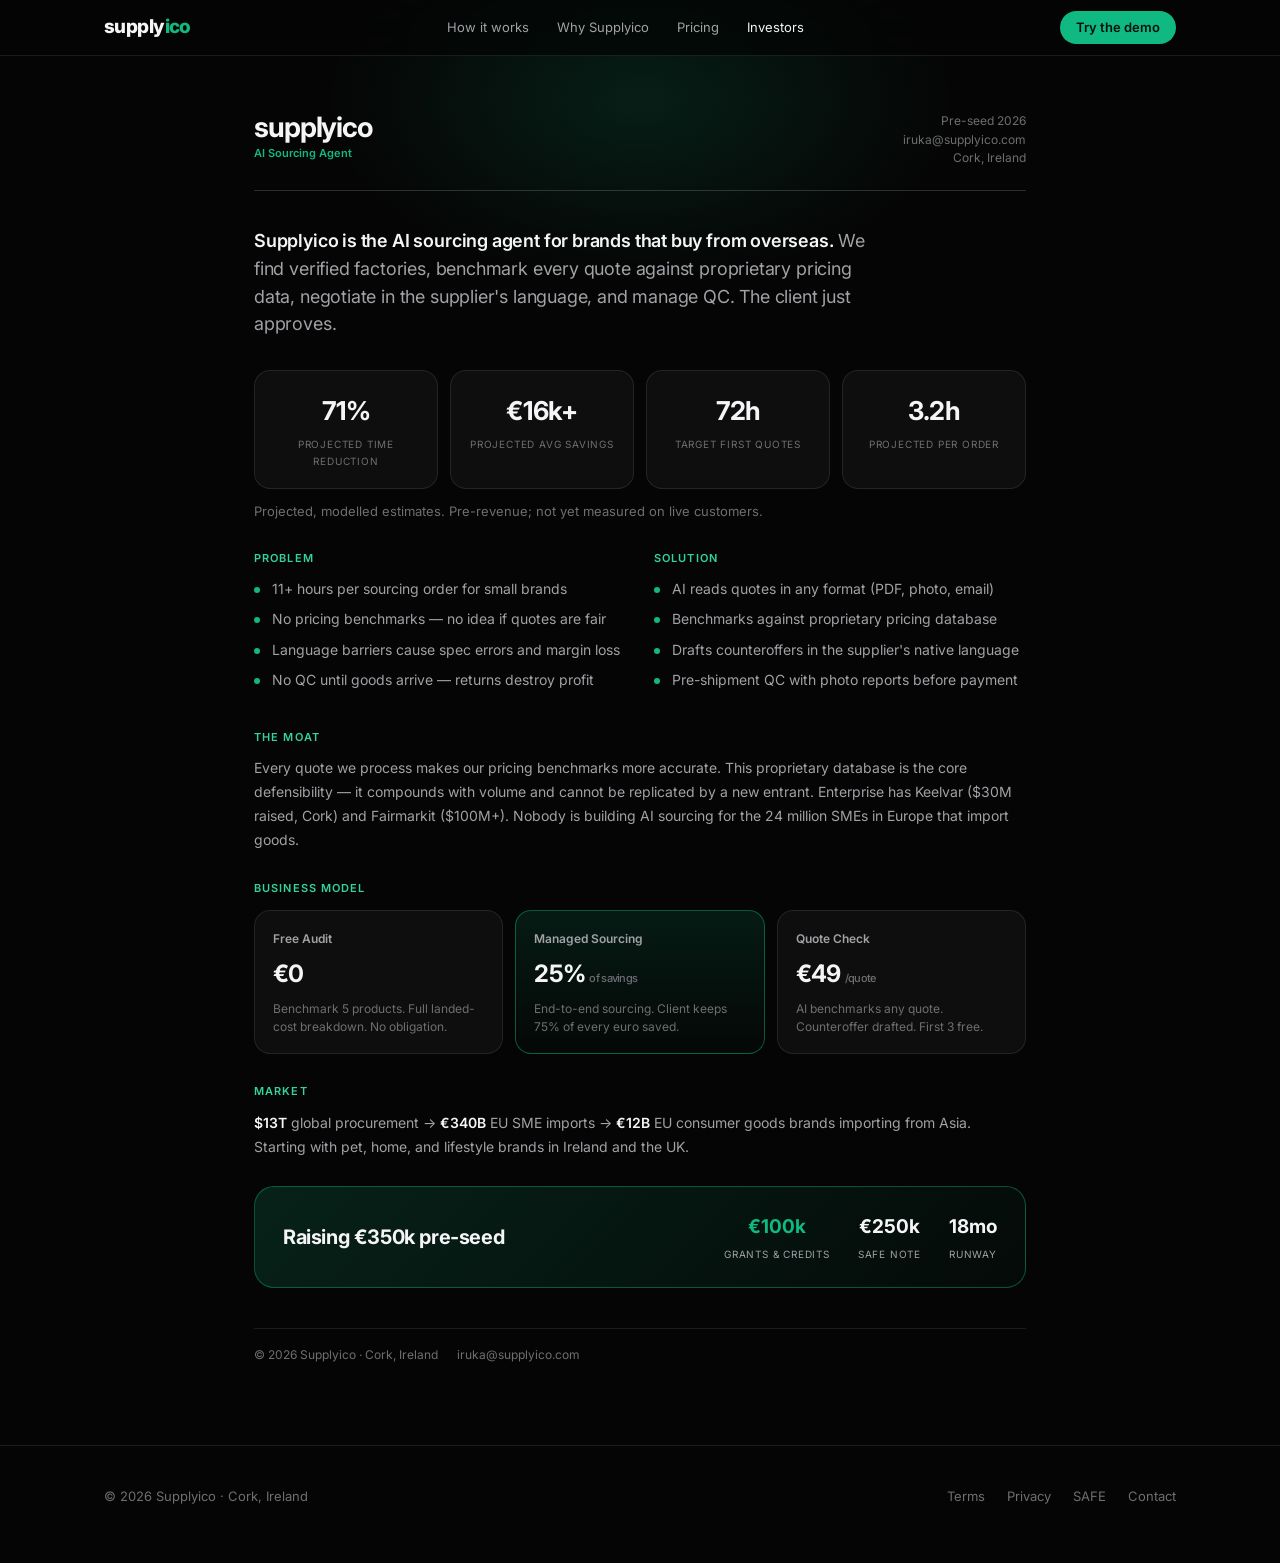
<file: one-pager.html>
<!DOCTYPE html>
<html lang="en">
<head>
<meta charset="utf-8">
<meta name="viewport" content="width=device-width,initial-scale=1">
<title>Supplyico — One Pager</title>
<meta name="theme-color" content="#050505">
<link rel="preconnect" href="https://fonts.googleapis.com">
<link rel="preconnect" href="https://fonts.gstatic.com" crossorigin>
<link href="https://fonts.googleapis.com/css2?family=Inter:wght@400;500;600;700;800&display=swap" rel="stylesheet">
<link rel="stylesheet" href="assets/site.css">
</head>
<body>
<header class="nav">
  <div class="wrap">
    <a class="logo" href="index.html" aria-label="Supplyico home">supply<span>ico</span></a>
    <nav class="nav-links" aria-label="Primary">
      <a href="index.html#how">How it works</a>
      <a href="index.html#why">Why Supplyico</a>
      <a href="index.html#pricing">Pricing</a>
      <a href="index.html#materials" aria-current="page">Investors</a>
    </nav>
    <a class="btn btn-primary" href="demo.html">Try the demo</a>
  </div>
</header>
<main class="doc">
<div class="hdr">
<div>
<h1>supplyico</h1>
<div style="font-size:11px;color:#10b981;font-weight:600;margin-top:2px">AI Sourcing Agent</div>
</div>
<p>Pre-seed 2026<br>iruka@supplyico.com<br>Cork, Ireland</p>
</div>

<div class="tagline">
<strong>Supplyico is the AI sourcing agent for brands that buy from overseas.</strong> We find verified factories, benchmark every quote against proprietary pricing data, negotiate in the supplier's language, and manage QC. The client just approves.
</div>

<div class="metrics">
<div class="metric"><div class="v green">71%</div><div class="l">Projected time reduction</div></div>
<div class="metric"><div class="v">&euro;16k+</div><div class="l">Projected avg savings</div></div>
<div class="metric"><div class="v">72h</div><div class="l">Target first quotes</div></div>
<div class="metric"><div class="v">3.2h</div><div class="l">Projected per order</div></div>
</div>
<p class="note" style="margin:-20px 0 28px">Projected, modelled estimates. Pre-revenue; not yet measured on live customers.</p>

<div class="two-col">
<div class="section">
<h2>Problem</h2>
<div class="bullet">11+ hours per sourcing order for small brands</div>
<div class="bullet">No pricing benchmarks — no idea if quotes are fair</div>
<div class="bullet">Language barriers cause spec errors and margin loss</div>
<div class="bullet">No QC until goods arrive — returns destroy profit</div>
</div>
<div class="section">
<h2>Solution</h2>
<div class="bullet">AI reads quotes in any format (PDF, photo, email)</div>
<div class="bullet">Benchmarks against proprietary pricing database</div>
<div class="bullet">Drafts counteroffers in the supplier's native language</div>
<div class="bullet">Pre-shipment QC with photo reports before payment</div>
</div>
</div>

<div class="section">
<h2>The moat</h2>
<p>Every quote we process makes our pricing benchmarks more accurate. This proprietary database is the core defensibility — it compounds with volume and cannot be replicated by a new entrant. Enterprise has Keelvar ($30M raised, Cork) and Fairmarkit ($100M+). Nobody is building AI sourcing for the 24 million SMEs in Europe that import goods.</p>
</div>

<div class="section">
<h2>Business model</h2>
<div class="pricing">
<div class="price-card">
<h3>Free Audit</h3>
<div class="amt">&euro;0</div>
<p>Benchmark 5 products. Full landed-cost breakdown. No obligation.</p>
</div>
<div class="price-card hi">
<h3>Managed Sourcing</h3>
<div class="amt">25% <span>of savings</span></div>
<p>End-to-end sourcing. Client keeps 75% of every euro saved.</p>
</div>
<div class="price-card">
<h3>Quote Check</h3>
<div class="amt">&euro;49 <span>/quote</span></div>
<p>AI benchmarks any quote. Counteroffer drafted. First 3 free.</p>
</div>
</div>
</div>

<div class="section">
<h2>Market</h2>
<p><strong>$13T</strong> global procurement &rarr; <strong>&euro;340B</strong> EU SME imports &rarr; <strong>&euro;12B</strong> EU consumer goods brands importing from Asia. Starting with pet, home, and lifestyle brands in Ireland and the UK.</p>
</div>

<div class="ask-bar">
<h3>Raising &euro;350k pre-seed</h3>
<div class="nums">
<div class="n"><div class="v" style="color:#10b981">&euro;100k</div><div class="l">Grants & credits</div></div>
<div class="n"><div class="v">&euro;250k</div><div class="l">SAFE note</div></div>
<div class="n"><div class="v">18mo</div><div class="l">Runway</div></div>
</div>
</div>

<div class="footer">
<span>&copy; 2026 Supplyico &middot; Cork, Ireland</span>
<span>iruka@supplyico.com</span>
</div>
</main>
<footer class="site-footer">
  <div class="wrap">
    <div>© 2026 Supplyico · Cork, Ireland</div>
    <nav aria-label="Legal">
      <a href="terms.html">Terms</a><a href="privacy.html">Privacy</a><a href="safe.html">SAFE</a><a href="mailto:iruka@supplyico.com">Contact</a>
    </nav>
  </div>
</footer>
</body>
</html>
</file>
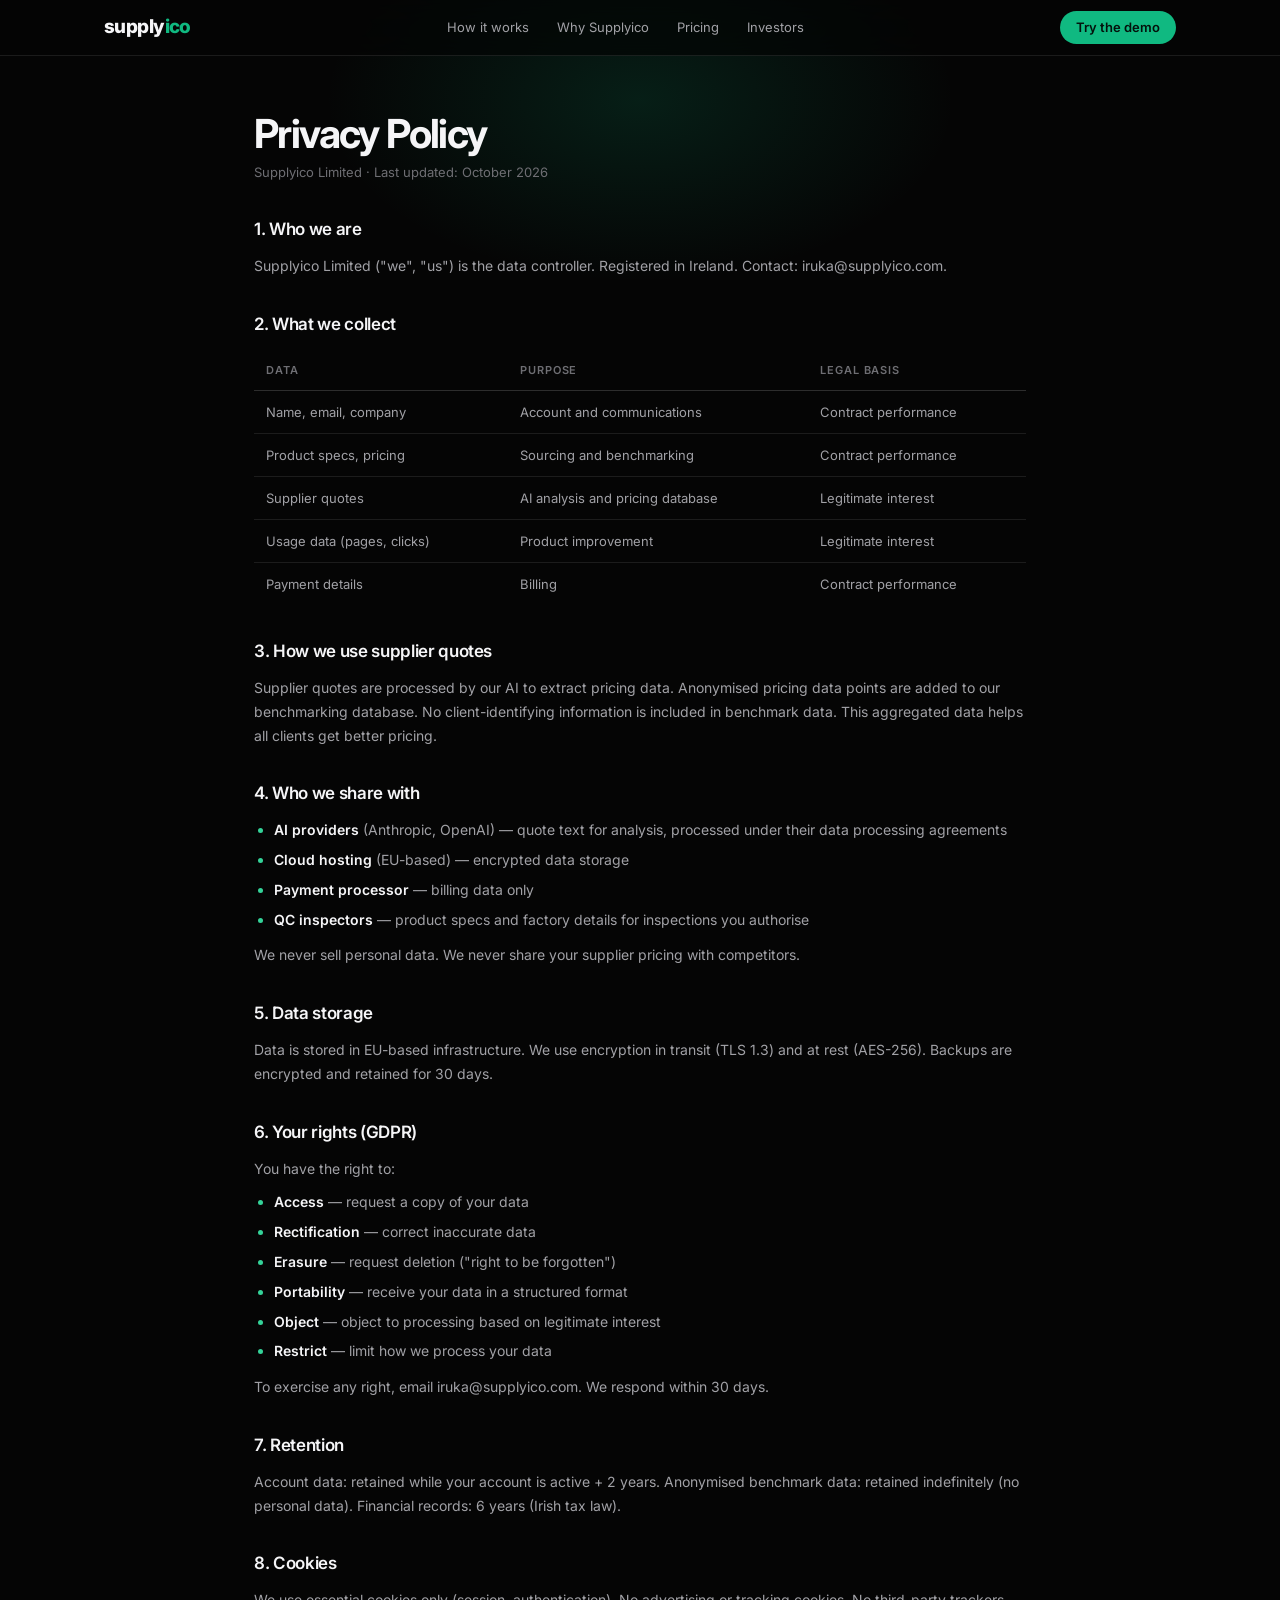
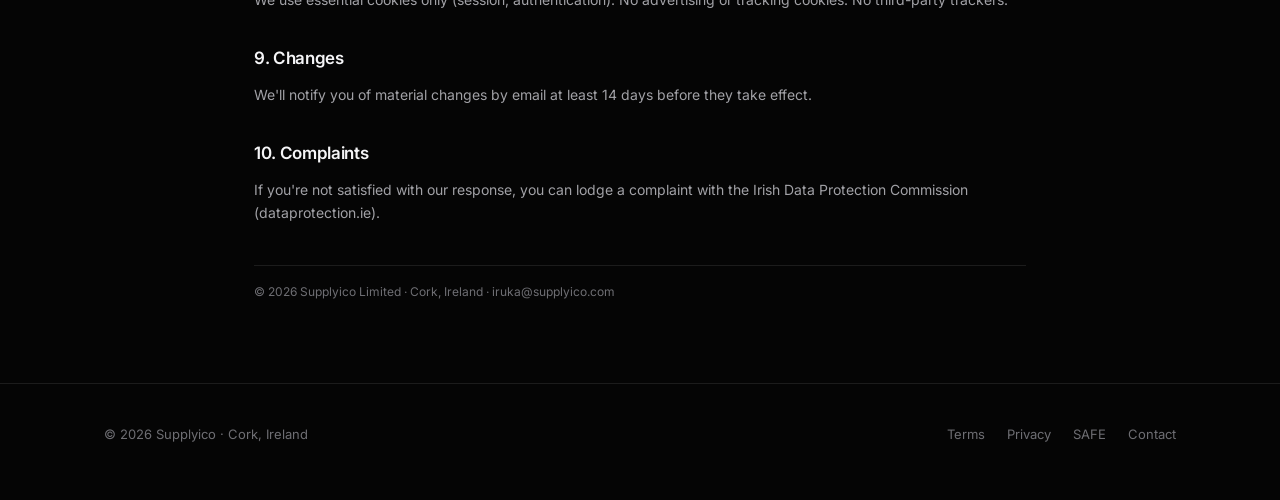
<file: privacy.html>
<!DOCTYPE html>
<html lang="en">
<head>
<meta charset="utf-8">
<meta name="viewport" content="width=device-width,initial-scale=1">
<title>Supplyico — Privacy Policy</title>
<meta name="theme-color" content="#050505">
<link rel="preconnect" href="https://fonts.googleapis.com">
<link rel="preconnect" href="https://fonts.gstatic.com" crossorigin>
<link href="https://fonts.googleapis.com/css2?family=Inter:wght@400;500;600;700;800&display=swap" rel="stylesheet">
<link rel="stylesheet" href="assets/site.css">
</head>
<body>
<header class="nav">
  <div class="wrap">
    <a class="logo" href="index.html" aria-label="Supplyico home">supply<span>ico</span></a>
    <nav class="nav-links" aria-label="Primary">
      <a href="index.html#how">How it works</a>
      <a href="index.html#why">Why Supplyico</a>
      <a href="index.html#pricing">Pricing</a>
      <a href="index.html#materials">Investors</a>
    </nav>
    <a class="btn btn-primary" href="demo.html">Try the demo</a>
  </div>
</header>
<main class="doc">
<h1>Privacy Policy</h1>
<p class="sub">Supplyico Limited &middot; Last updated: October 2026</p>

<h2>1. Who we are</h2>
<p>Supplyico Limited ("we", "us") is the data controller. Registered in Ireland. Contact: iruka@supplyico.com.</p>

<h2>2. What we collect</h2>
<table>
<tr><th>Data</th><th>Purpose</th><th>Legal basis</th></tr>
<tr><td>Name, email, company</td><td>Account and communications</td><td>Contract performance</td></tr>
<tr><td>Product specs, pricing</td><td>Sourcing and benchmarking</td><td>Contract performance</td></tr>
<tr><td>Supplier quotes</td><td>AI analysis and pricing database</td><td>Legitimate interest</td></tr>
<tr><td>Usage data (pages, clicks)</td><td>Product improvement</td><td>Legitimate interest</td></tr>
<tr><td>Payment details</td><td>Billing</td><td>Contract performance</td></tr>
</table>

<h2>3. How we use supplier quotes</h2>
<p>Supplier quotes are processed by our AI to extract pricing data. Anonymised pricing data points are added to our benchmarking database. No client-identifying information is included in benchmark data. This aggregated data helps all clients get better pricing.</p>

<h2>4. Who we share with</h2>
<ul>
<li><strong>AI providers</strong> (Anthropic, OpenAI) — quote text for analysis, processed under their data processing agreements</li>
<li><strong>Cloud hosting</strong> (EU-based) — encrypted data storage</li>
<li><strong>Payment processor</strong> — billing data only</li>
<li><strong>QC inspectors</strong> — product specs and factory details for inspections you authorise</li>
</ul>
<p>We never sell personal data. We never share your supplier pricing with competitors.</p>

<h2>5. Data storage</h2>
<p>Data is stored in EU-based infrastructure. We use encryption in transit (TLS 1.3) and at rest (AES-256). Backups are encrypted and retained for 30 days.</p>

<h2>6. Your rights (GDPR)</h2>
<p>You have the right to:</p>
<ul>
<li><strong>Access</strong> — request a copy of your data</li>
<li><strong>Rectification</strong> — correct inaccurate data</li>
<li><strong>Erasure</strong> — request deletion ("right to be forgotten")</li>
<li><strong>Portability</strong> — receive your data in a structured format</li>
<li><strong>Object</strong> — object to processing based on legitimate interest</li>
<li><strong>Restrict</strong> — limit how we process your data</li>
</ul>
<p>To exercise any right, email iruka@supplyico.com. We respond within 30 days.</p>

<h2>7. Retention</h2>
<p>Account data: retained while your account is active + 2 years. Anonymised benchmark data: retained indefinitely (no personal data). Financial records: 6 years (Irish tax law).</p>

<h2>8. Cookies</h2>
<p>We use essential cookies only (session, authentication). No advertising or tracking cookies. No third-party trackers.</p>

<h2>9. Changes</h2>
<p>We'll notify you of material changes by email at least 14 days before they take effect.</p>

<h2>10. Complaints</h2>
<p>If you're not satisfied with our response, you can lodge a complaint with the Irish Data Protection Commission (dataprotection.ie).</p>

<div class="footer">
&copy; 2026 Supplyico Limited &middot; Cork, Ireland &middot; iruka@supplyico.com
</div>
</main>
<footer class="site-footer">
  <div class="wrap">
    <div>© 2026 Supplyico · Cork, Ireland</div>
    <nav aria-label="Legal">
      <a href="terms.html">Terms</a><a href="privacy.html">Privacy</a><a href="safe.html">SAFE</a><a href="mailto:iruka@supplyico.com">Contact</a>
    </nav>
  </div>
</footer>
</body>
</html>
</file>
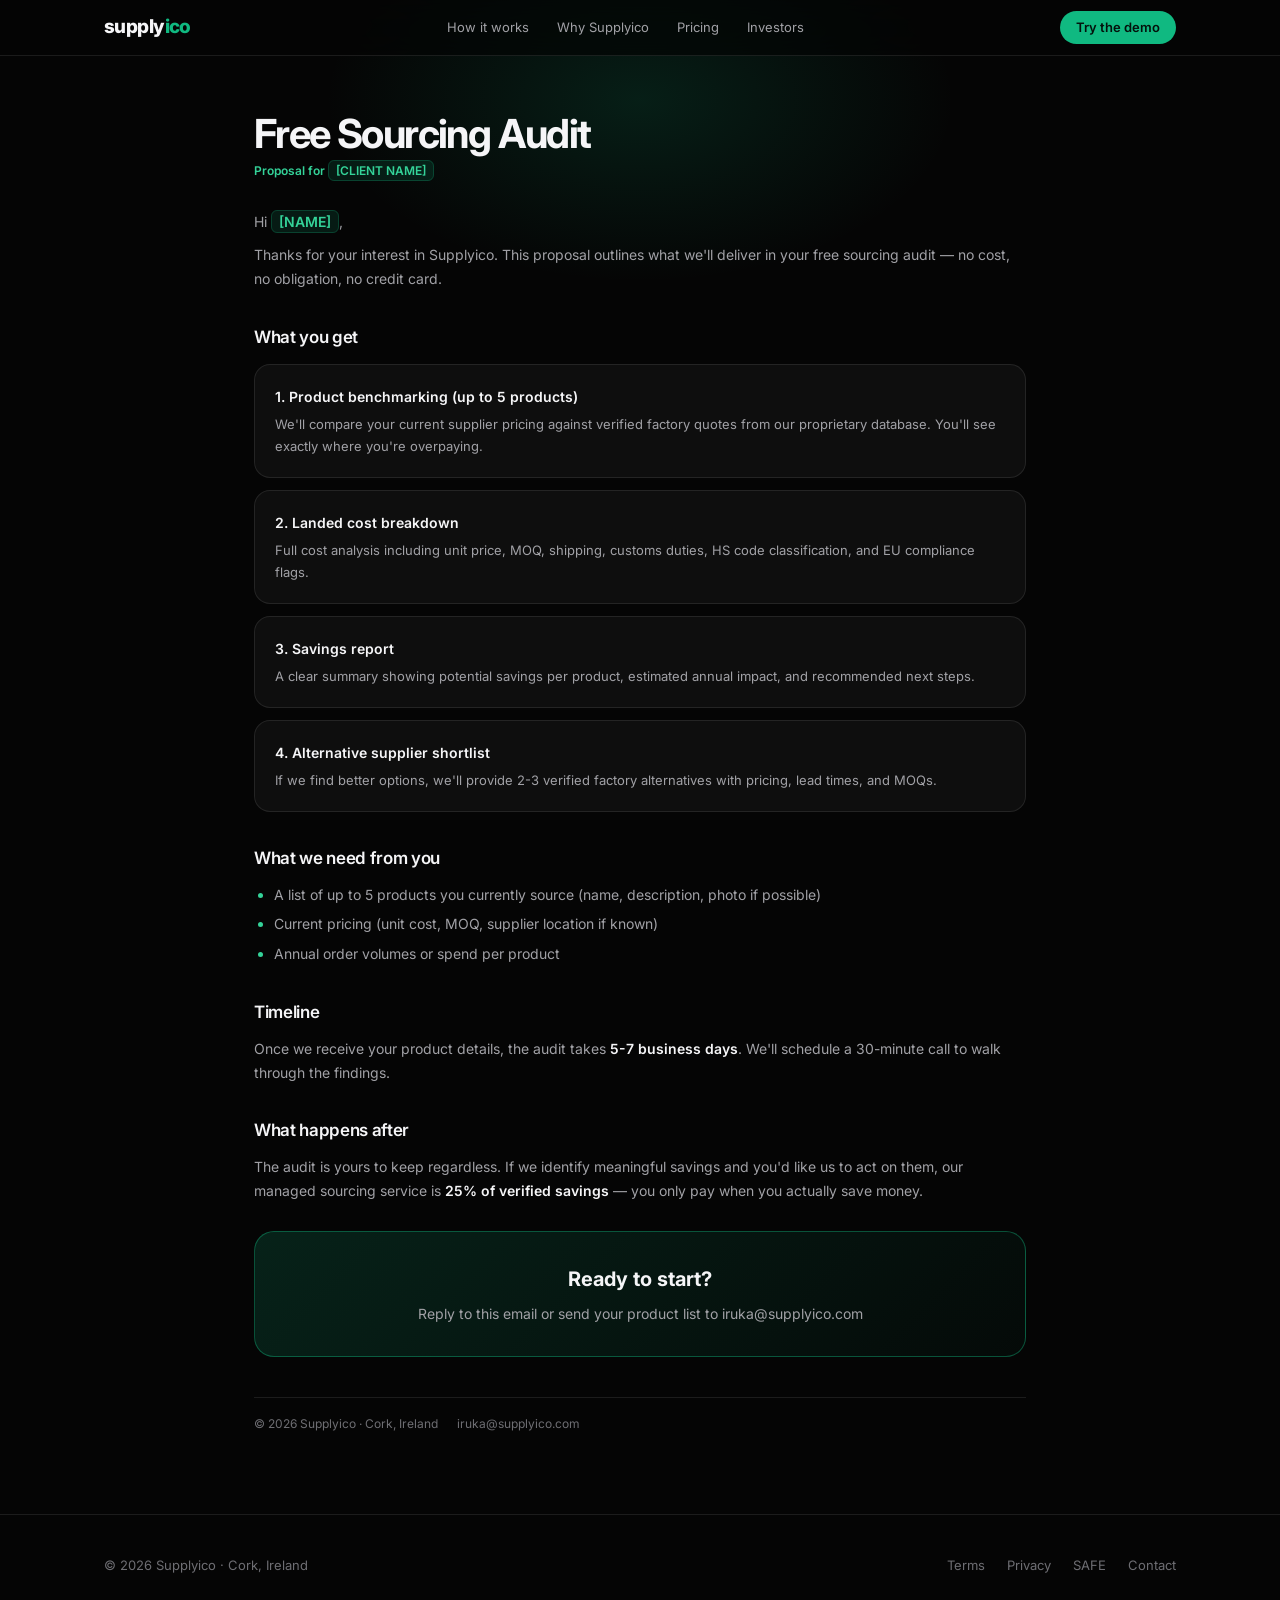
<file: proposal.html>
<!DOCTYPE html>
<html lang="en">
<head>
<meta charset="utf-8">
<meta name="viewport" content="width=device-width,initial-scale=1">
<title>Supplyico — Free Sourcing Audit Proposal</title>
<meta name="theme-color" content="#050505">
<link rel="preconnect" href="https://fonts.googleapis.com">
<link rel="preconnect" href="https://fonts.gstatic.com" crossorigin>
<link href="https://fonts.googleapis.com/css2?family=Inter:wght@400;500;600;700;800&display=swap" rel="stylesheet">
<link rel="stylesheet" href="assets/site.css">
</head>
<body>
<header class="nav">
  <div class="wrap">
    <a class="logo" href="index.html" aria-label="Supplyico home">supply<span>ico</span></a>
    <nav class="nav-links" aria-label="Primary">
      <a href="index.html#how">How it works</a>
      <a href="index.html#why">Why Supplyico</a>
      <a href="index.html#pricing">Pricing</a>
      <a href="index.html#materials">Investors</a>
    </nav>
    <a class="btn btn-primary" href="demo.html">Try the demo</a>
  </div>
</header>
<main class="doc">
<h1>Free Sourcing Audit</h1>
<div class="tag">Proposal for <span class="fill">[CLIENT NAME]</span></div>

<p>Hi <span class="fill">[NAME]</span>,</p>
<p>Thanks for your interest in Supplyico. This proposal outlines what we'll deliver in your free sourcing audit — no cost, no obligation, no credit card.</p>

<h2>What you get</h2>
<div class="box">
<h3>1. Product benchmarking (up to 5 products)</h3>
<p>We'll compare your current supplier pricing against verified factory quotes from our proprietary database. You'll see exactly where you're overpaying.</p>
</div>
<div class="box">
<h3>2. Landed cost breakdown</h3>
<p>Full cost analysis including unit price, MOQ, shipping, customs duties, HS code classification, and EU compliance flags.</p>
</div>
<div class="box">
<h3>3. Savings report</h3>
<p>A clear summary showing potential savings per product, estimated annual impact, and recommended next steps.</p>
</div>
<div class="box">
<h3>4. Alternative supplier shortlist</h3>
<p>If we find better options, we'll provide 2-3 verified factory alternatives with pricing, lead times, and MOQs.</p>
</div>

<h2>What we need from you</h2>
<ul>
<li>A list of up to 5 products you currently source (name, description, photo if possible)</li>
<li>Current pricing (unit cost, MOQ, supplier location if known)</li>
<li>Annual order volumes or spend per product</li>
</ul>

<h2>Timeline</h2>
<p>Once we receive your product details, the audit takes <strong>5-7 business days</strong>. We'll schedule a 30-minute call to walk through the findings.</p>

<h2>What happens after</h2>
<p>The audit is yours to keep regardless. If we identify meaningful savings and you'd like us to act on them, our managed sourcing service is <strong>25% of verified savings</strong> — you only pay when you actually save money.</p>

<div class="cta">
<h3>Ready to start?</h3>
<p>Reply to this email or send your product list to iruka@supplyico.com</p>
</div>

<div class="footer">
<span>&copy; 2026 Supplyico &middot; Cork, Ireland</span>
<span>iruka@supplyico.com</span>
</div>
</main>
<footer class="site-footer">
  <div class="wrap">
    <div>© 2026 Supplyico · Cork, Ireland</div>
    <nav aria-label="Legal">
      <a href="terms.html">Terms</a><a href="privacy.html">Privacy</a><a href="safe.html">SAFE</a><a href="mailto:iruka@supplyico.com">Contact</a>
    </nav>
  </div>
</footer>
</body>
</html>
</file>
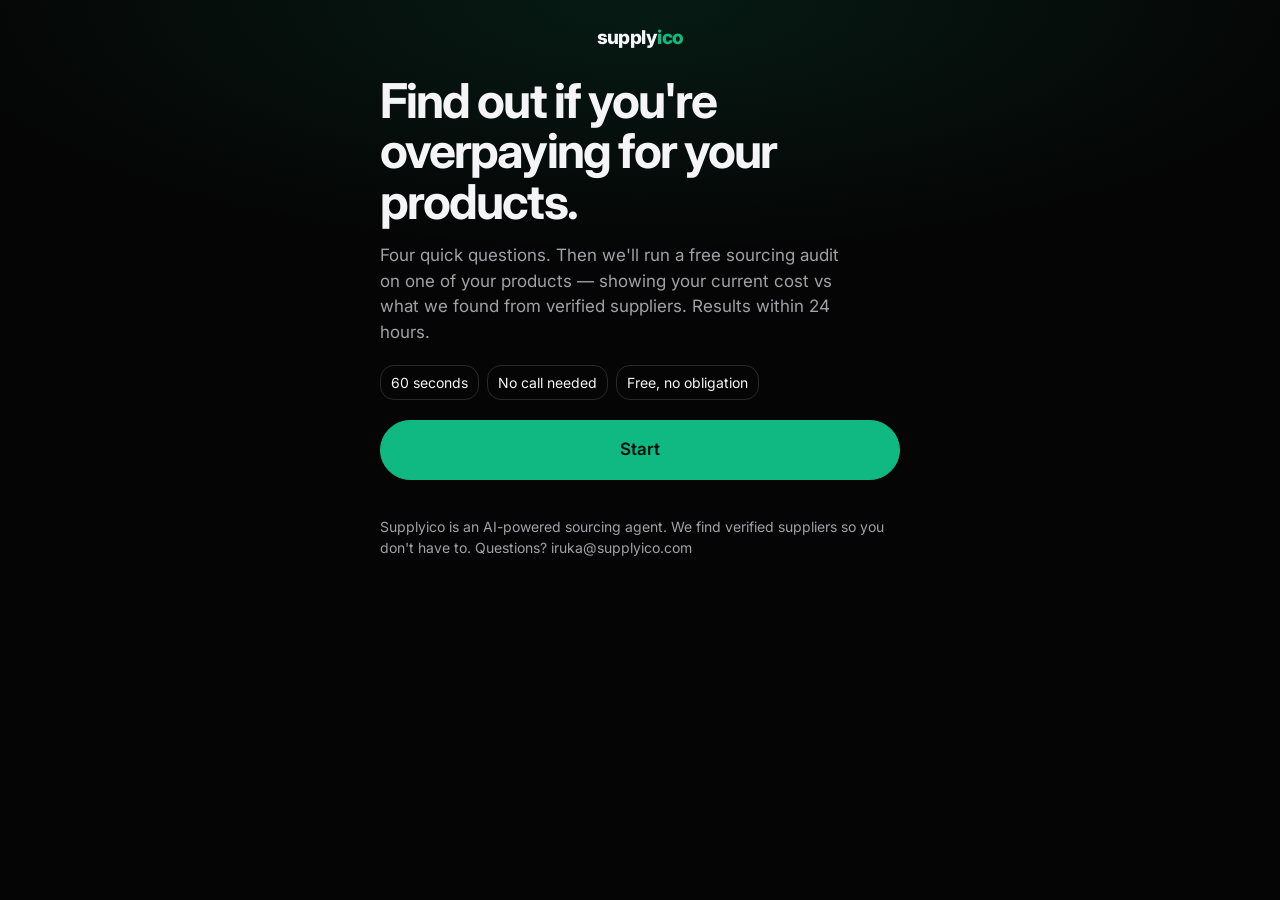
<file: quiz.html>
<!doctype html>
<html lang="en">
<head>
<meta charset="utf-8">
<meta name="viewport" content="width=device-width, initial-scale=1, viewport-fit=cover">
<title>Supplyico – are you overpaying for your products?</title>
<link rel="preconnect" href="https://fonts.googleapis.com">
<link rel="preconnect" href="https://fonts.gstatic.com" crossorigin>
<link href="https://fonts.googleapis.com/css2?family=Inter:wght@400;500;600;700;800&display=swap" rel="stylesheet">
<style>
:root{--bg:#050505;--surface:rgba(255,255,255,.04);--ink:#f5f5f7;--muted:#a1a1a6;--accent:#10b981;--accent-soft:rgba(16,185,129,.12);--hi:#34d399;--tag-ink:#04120c;--line:rgba(255,255,255,.14);--err:#f87171;
 --head-font:'Inter',-apple-system,BlinkMacSystemFont,'Segoe UI',sans-serif;--body-font:'Inter',-apple-system,BlinkMacSystemFont,'Segoe UI',sans-serif;
 --head-weight:700;--head-tracking:-0.04em;--head-transform:none;--h1-size:clamp(34px,9vw,48px);--h2-size:clamp(25px,6.4vw,32px);
 --radius:14px;--btn-radius:999px;--stop-radius:50%;color-scheme:dark}
.logo{font-family:var(--head-font);font-weight:800;font-size:19px;letter-spacing:-0.03em;display:flex;align-items:center;color:var(--ink);text-decoration:none}
.logo span{color:var(--accent)}
:root{ box-sizing:border-box; padding-top:env(safe-area-inset-top,0px); padding-bottom:env(safe-area-inset-bottom,0px); }
html{scroll-padding-top:env(safe-area-inset-top,0px);height:100%}
*,*::before,*::after{box-sizing:border-box}
body{margin:0;min-height:100%;background:radial-gradient(ellipse 80% 40% at 50% 0%,rgba(16,185,129,.12),transparent 70%),var(--bg);background-attachment:fixed;color:var(--ink);font-family:var(--body-font);font-size:17px;line-height:1.5;-webkit-font-smoothing:antialiased}
.wrap{max-width:560px;margin:0 auto;padding:12px 20px 56px}
.top{display:flex;align-items:center;justify-content:space-between;min-height:52px;margin-bottom:12px}
.back{background:none;border:0;color:var(--muted);font:inherit;font-size:15px;cursor:pointer;padding:8px 0;visibility:hidden;min-width:70px;text-align:left}
.back.show{visibility:visible}
.route{position:relative;height:24px;margin:0 2px 36px}
.route .track{position:absolute;left:8px;right:8px;top:11px;border-top:2px dashed var(--line)}
.route .done{position:absolute;left:8px;top:10px;height:4px;background:var(--accent);width:0;transition:width .5s ease}
.route .stops{position:absolute;inset:0;display:flex;justify-content:space-between;align-items:center}
.stop{width:16px;height:16px;border-radius:var(--stop-radius);background:var(--bg);border:2px solid var(--line);transition:all .35s ease;flex:none}
.stop.passed{background:var(--accent);border-color:var(--accent)}
.stop.here{background:var(--hi);border-color:var(--hi);transform:scale(1.35);box-shadow:0 0 10px rgba(16,185,129,.5)}
h1,h2{font-family:var(--head-font);font-weight:var(--head-weight);letter-spacing:var(--head-tracking);text-transform:var(--head-transform);line-height:1.05;margin:0}
h1{font-size:var(--h1-size)}
h2.q{font-size:var(--h2-size);margin-bottom:24px}
.lede{color:var(--muted);margin:16px 0 30px;max-width:42ch}
.opts{display:grid;gap:10px}
.opt{text-align:left;width:100%;padding:16px 18px;border-radius:var(--radius);border:1.5px solid var(--line);background:var(--surface);color:var(--ink);font:inherit;cursor:pointer;display:flex;justify-content:space-between;align-items:center;gap:12px;transition:border-color .15s,background .15s}
.opt:hover{border-color:var(--accent)}
.opt[aria-pressed="true"]{border-color:var(--accent);background:var(--accent-soft)}
.opt .dot{width:20px;height:20px;border-radius:var(--stop-radius);border:1.5px solid var(--line);flex:none}
.opt[aria-pressed="true"] .dot{background:var(--accent);border-color:var(--accent);box-shadow:inset 0 0 0 4px var(--accent-soft)}
textarea,input{width:100%;padding:14px 16px;border-radius:var(--radius);border:1.5px solid var(--line);background:var(--surface);color:var(--ink);font:inherit}
textarea{min-height:130px;resize:vertical}
textarea:focus,input:focus{border-color:var(--accent);outline:none}
.btn{display:flex;justify-content:center;align-items:center;width:100%;padding:16px 20px;border-radius:var(--btn-radius);border:1.5px solid var(--accent);background:var(--accent);color:var(--tag-ink);font:inherit;font-weight:600;cursor:pointer;margin-top:20px;text-decoration:none;text-align:center}
.btn:disabled{opacity:.3;cursor:not-allowed}
.btn.ghost{background:transparent;color:var(--ink);border-color:var(--line);margin-top:10px}
:focus-visible{outline:3px solid var(--hi);outline-offset:2px}
.hint{font-size:14px;color:var(--muted);margin-top:12px}
.thinking{padding:40px 0}
.thinking p{color:var(--muted);margin:14px 0 0}
.pulse{display:flex;gap:8px}
.pulse span{width:12px;height:12px;border-radius:var(--stop-radius);background:var(--accent);animation:hop 1.2s infinite ease-in-out}
.pulse span:nth-child(2){animation-delay:.15s}.pulse span:nth-child(3){animation-delay:.3s}
@keyframes hop{0%,80%,100%{opacity:.25;transform:translateY(0)}40%{opacity:1;transform:translateY(-6px)}}
.profile{display:inline-flex;align-items:center;gap:10px;margin-bottom:22px;flex-wrap:wrap}
.profile small{color:var(--muted);font-size:15px}
.tag{background:var(--hi);color:var(--tag-ink);font-weight:600;font-size:15px;padding:6px 12px;border-radius:var(--radius)}
blockquote{margin:0 0 28px;padding:4px 0 4px 16px;border-left:3px solid var(--hi)}
blockquote cite{display:block;font-style:normal;font-size:14px;color:var(--muted);margin-top:6px}
.section-title{font-family:var(--head-font);font-weight:var(--head-weight);text-transform:var(--head-transform);letter-spacing:var(--head-tracking);font-size:21px;margin:34px 0 16px}
.gets{list-style:none;padding:0;margin:0 0 8px;display:grid;gap:14px}
.gets li{display:grid;grid-template-columns:22px 1fr;gap:12px;align-items:start}
.gets li::before{content:"";width:22px;height:22px;border-radius:var(--stop-radius);margin-top:1px;background:var(--accent) url("data:image/svg+xml,%3Csvg xmlns='http://www.w3.org/2000/svg' viewBox='0 0 24 24'%3E%3Cpath d='M6 12.5l4 4 8-9' fill='none' stroke='white' stroke-width='2.6' stroke-linecap='round' stroke-linejoin='round'/%3E%3C/svg%3E") center/16px no-repeat}
.actions{margin-top:12px}
.lead{margin-top:28px;display:grid;gap:14px}
.field{display:grid;gap:6px;font-size:15px;font-weight:600}
.field input,.field textarea{font-weight:400;min-height:0}
.err{color:var(--err);font-size:15px;margin:0;min-height:1em}
.done{margin-top:28px;padding:22px;border:1.5px solid var(--accent);border-radius:var(--radius);background:var(--accent-soft)}
.done .q{margin-bottom:10px}.done p{margin:0}
details.log{margin-top:40px;border-top:1.5px solid var(--line);padding-top:18px}
details.log summary{cursor:pointer;font-weight:600;color:var(--muted)}
.step{margin-top:20px}
.step-head{display:flex;justify-content:space-between;gap:10px;font-size:14px;margin-bottom:8px}
.step-head span{color:var(--muted)}
.bar{display:grid;grid-template-columns:140px 1fr 40px;gap:10px;align-items:center;font-size:13px;margin:4px 0;color:var(--muted)}
.bar .fill{height:8px;background:var(--line);overflow:hidden}
.bar .fill i{display:block;height:100%;background:var(--accent)}
.bar.top{color:var(--ink)}.bar.top .fill i{background:var(--hi)}
.restart{background:none;border:0;color:var(--muted);font:inherit;font-size:15px;text-decoration:underline;cursor:pointer;margin-top:28px;padding:0}
@media (prefers-reduced-motion:reduce){*{transition:none!important;animation:none!important}}

.points{list-style:none;padding:0;margin:-10px 0 8px;display:flex;flex-wrap:wrap;gap:8px}
.points li{font-size:14px;padding:6px 10px;border:1.5px solid var(--line);border-radius:var(--radius);color:var(--ink)}
.footer{margin-top:36px;font-size:14px;color:var(--muted)}
pre.summary{white-space:pre-wrap;font:inherit;font-size:14px;background:var(--surface);border:1.5px solid var(--line);border-radius:var(--radius);padding:12px;margin:14px 0 0}

.est{margin:8px 0 6px;padding:20px;background:var(--surface);border:1.5px solid var(--line);border-radius:var(--radius)}
.demo{background:var(--err);color:#fff;font-size:13px;font-weight:600;padding:6px 10px;border-radius:var(--radius);margin-bottom:14px;display:inline-block}
.est-title{font-size:23px;margin:0}
.est-sub{color:var(--muted);font-size:15px;margin:6px 0 14px}
.chips{display:flex;flex-wrap:wrap;gap:8px;margin-bottom:10px}
.chip{font:inherit;font-size:14px;padding:8px 12px;border-radius:999px;border:1.5px solid var(--line);background:var(--bg);color:var(--ink);cursor:pointer}
.chip[aria-pressed="true"]{background:var(--accent);color:var(--tag-ink);border-color:var(--accent)}
.est-out{margin-top:14px;display:grid;gap:10px}
.est-row{display:grid;grid-template-columns:1fr auto;column-gap:12px;align-items:baseline;padding-bottom:10px;border-bottom:1.5px dashed var(--line)}
.est-row span{color:var(--muted);font-size:15px}
.est-row b{font-size:18px;font-variant-numeric:tabular-nums}
.est-row small{grid-column:2;text-align:right;color:var(--muted);font-size:12px}
.est-row.ours b{color:var(--accent)}
.est-save{display:grid;gap:2px;padding:14px;background:var(--accent-soft);border-radius:var(--radius)}
.est-save span{font-size:14px;color:var(--muted)}
.est-save strong{font-family:var(--head-font);font-size:34px;line-height:1.1;font-variant-numeric:tabular-nums}
.est-save small{font-size:13px;color:var(--muted)}
.est-note{font-size:13px;color:var(--muted);margin:0}

</style>
</head>
<body>
<div class="wrap">
  <div class="top">
    <button class="back" id="back" type="button">‹ Back</button>
    <a class="logo" href="index.html" aria-label="Supplyico home">supply<span>ico</span></a>
    <span style="min-width:70px"></span>
  </div>
  <div class="route" id="route" hidden><div class="track"></div><div class="done" id="done"></div><div class="stops" id="stops"></div></div>
  <main id="screen" aria-live="polite"></main>
</div>
<script>
const CONFIG = {
 "context": "Supplyico, an AI-powered sourcing agent that helps small and mid-sized e-commerce brands in Ireland and the UK find verified suppliers at 20-40% less than they're currently paying. We source any physical product — apparel, accessories, cosmetics, homeware, electronics accessories — from vetted manufacturers.",
 "threshold": 0.85,
 "ui": {
  "next": "Next",
  "hint": "Rough is fine. The more specific, the better the audit.",
  "thinking": "Reading your answers…",
  "profile": "Your situation",
  "getsTitle": "What you get",
  "quoteCite": "What you told us. We'll start from there.",
  "restart": "Take the quiz again",
  "logTitle": "How this visitor was classified (only you see this)",
  "srcAI": "AI",
  "srcRules": "rules",
  "after": "After",
  "end": "End of quiz",
  "decBranch": "confident, own path",
  "decAsk": "unsure, open question",
  "decGuess": "best guess, own path",
  "decEnd": "result page"
 },
 "intro": {
  "h": "Find out if you're overpaying for your products.",
  "lede": "Four quick questions. Then we'll run a free sourcing audit on one of your products — showing your current cost vs what we found from verified suppliers. Results within 24 hours.",
  "points": [
   "60 seconds",
   "No call needed",
   "Free, no obligation"
  ],
  "cta": "Start"
 },
 "arch": {
  "overpay": {
   "name": "The loyal overpayer",
   "label": "Same supplier, never compared",
   "brief": "Founder or small team, picked a supplier when they launched and never compared. Reorders the same products, suspects they could get better prices but hasn't had time to look.",
   "headline": "You're probably still paying your first-order price.",
   "lede": "Most brands find a supplier once and never check again. We'll run a free audit on one product — your current cost vs what we find from verified manufacturers.",
   "gets": [
    "A sourcing audit on one product, free",
    "Results within 24 hours by email",
    "No switching unless the savings are clearly worth it"
   ],
   "cta": "Get my free sourcing audit"
  },
  "scale": {
   "name": "The brand outgrowing its supplier",
   "label": "Growing past your supplier",
   "brief": "Growing e-commerce brand whose sales are jumping; current supplier struggles with stock, lead times, or unit price at volume. Needs reliable sourcing for bigger orders.",
   "headline": "Your sourcing should keep up with your sales, not hold them back.",
   "lede": "We source from manufacturers set up for your volumes and handle the supplier relationship so your team can focus on selling.",
   "gets": [
    "Suppliers matched to your volumes and lead times",
    "Side-by-side quotes showing unit price, MOQ and delivery",
    "One contact for reorders instead of chasing factories"
   ],
   "cta": "Get a volume quote"
  },
  "burned": {
   "name": "The burned buyer",
   "label": "Had supplier problems",
   "brief": "Has had bad supplier experiences: product quality not matching samples, late stock, suppliers going silent, hidden costs. Skeptical, needs proof before committing.",
   "headline": "A bad supplier costs more than the invoice.",
   "lede": "You shouldn't have to gamble on a supplier. We vet every manufacturer, start with samples, and list every cost upfront before you commit.",
   "gets": [
    "Samples before you place a bulk order",
    "Every cost in the quote — shipping, duties, everything",
    "A smaller first order so you can test before scaling"
   ],
   "cta": "Request samples and a quote"
  },
  "launch": {
   "name": "The launcher",
   "label": "Launching or adding products",
   "brief": "About to launch a brand or adding new products to their range. Needs to find reliable suppliers, understand realistic MOQs, and get competitive pricing from the start.",
   "headline": "Get your sourcing right before launch, not after.",
   "lede": "Tell us what you're selling and we'll come back with verified supplier options, realistic prices and lead times you can plan a launch around.",
   "gets": [
    "Verified supplier options across your product range",
    "Clear minimum orders so you don't overbuy on a first run",
    "Pricing that gives you real margins from day one"
   ],
   "cta": "Get launch pricing"
  }
 },
 "shared": [
  {
   "id": "q1",
   "type": "choice",
   "text": "How do you feel about your current product suppliers?",
   "options": [
    {
     "t": "They're fine, I've just never compared prices",
     "w": {
      "overpay": 3
     }
    },
    {
     "t": "They can't keep up with our growth",
     "w": {
      "scale": 3
     }
    },
    {
     "t": "We've had quality or delivery problems",
     "w": {
      "burned": 3
     }
    },
    {
     "t": "We don't have suppliers yet, or need new ones",
     "w": {
      "launch": 3
     }
    }
   ]
  },
  {
   "id": "q2",
   "type": "choice",
   "text": "Who handles sourcing at your brand?",
   "options": [
    {
     "t": "Me, the founder, along with everything else",
     "w": {
      "overpay": 2,
      "launch": 1
     }
    },
    {
     "t": "Someone in ops, but it's not their main job",
     "w": {
      "overpay": 1,
      "scale": 1
     }
    },
    {
     "t": "We have a buyer or supply chain person",
     "w": {
      "scale": 2,
      "burned": 1
     }
    },
    {
     "t": "Nobody yet, we're just getting started",
     "w": {
      "launch": 3
     }
    }
   ]
  }
 ],
 "openShared": null,
 "formFirst": true,
 "hideQuote": true,
 "footer": "Supplyico is an AI-powered sourcing agent. We find verified suppliers so you don't have to. Questions? iruka@supplyico.com",
 "branch": {
  "overpay": [
   {
    "id": "q4",
    "type": "choice",
    "text": "How long have you used your current suppliers?",
    "options": [
     {
      "t": "Less than a year",
      "w": {}
     },
     {
      "t": "One to three years",
      "w": {
       "overpay": 1
      }
     },
     {
      "t": "More than three years",
      "w": {
       "overpay": 2
      }
     }
    ]
   },
   {
    "id": "q6",
    "type": "open",
    "text": "Which product do you spend the most on sourcing?",
    "placeholder": "e.g. printed t-shirts, candles, phone cases, skincare bottles…"
   }
  ],
  "scale": [
   {
    "id": "q4",
    "type": "choice",
    "text": "What breaks first when orders jump?",
    "options": [
     {
      "t": "Lead times — stock arrives too late",
      "w": {
       "scale": 1
      }
     },
     {
      "t": "Minimum orders tie up too much cash",
      "w": {
       "scale": 1
      }
     },
     {
      "t": "Quality drops on bigger batches",
      "w": {
       "scale": 1,
       "burned": 1
      }
     },
     {
      "t": "Unit price doesn't come down with volume",
      "w": {
       "scale": 1,
       "overpay": 1
      }
     }
    ]
   },
   {
    "id": "q6",
    "type": "open",
    "text": "What would a supplier need to handle for you to double next year?",
    "placeholder": "Volumes, timings, stock holding, anything."
   }
  ],
  "burned": [
   {
    "id": "q4",
    "type": "choice",
    "text": "What went wrong with your supplier?",
    "options": [
     {
      "t": "Product quality didn't match the sample",
      "w": {
       "burned": 1
      }
     },
     {
      "t": "Stock arrived late or didn't arrive",
      "w": {
       "burned": 1
      }
     },
     {
      "t": "The supplier went silent",
      "w": {
       "burned": 1
      }
     },
     {
      "t": "Hidden costs we weren't told about",
      "w": {
       "burned": 1
      }
     }
    ]
   },
   {
    "id": "q6",
    "type": "open",
    "text": "In one sentence, what happened?",
    "placeholder": "No need to name the supplier."
   }
  ],
  "launch": [
   {
    "id": "q4",
    "type": "choice",
    "text": "What kind of products are you sourcing?",
    "options": [
     {
      "t": "Apparel or fashion accessories",
      "w": {
       "launch": 1
      }
     },
     {
      "t": "Beauty, skincare or cosmetics",
      "w": {
       "launch": 1
      }
     },
     {
      "t": "Homeware or lifestyle products",
      "w": {
       "launch": 1
      }
     },
     {
      "t": "Something else",
      "w": {
       "launch": 1
      }
     }
    ]
   },
   {
    "id": "q6",
    "type": "open",
    "text": "Describe the products you want to source.",
    "placeholder": "Product type, rough quantities, any specs you know."
   }
  ]
 },
 "form": {
  "email": "iruka@supplyico.com",
  "mailSubject": "Sourcing audit request",
  "endpoint": "",
  "fields": [
   {
    "name": "brand",
    "label": "Brand name",
    "required": true,
    "autocomplete": "organization"
   },
   {
    "name": "email",
    "label": "Work email",
    "type": "email",
    "required": true,
    "autocomplete": "email"
   },
   {
    "name": "phone",
    "label": "Phone number",
    "type": "tel",
    "required": true,
    "autocomplete": "tel"
   },
   {
    "name": "item",
    "label": "Product to audit",
    "type": "textarea",
    "prefill": "lastOpen",
    "placeholder": "What it is, your current unit cost if known, quantity per order"
   }
  ],
  "missing": "Add your",
  "badEmail": "Check your email address, it doesn't look complete.",
  "sending": "Sending…",
  "doneTitle": "Got it. We're on it.",
  "doneText": "You'll hear back from iruka@supplyico.com within 24 hours with your sourcing audit.",
  "lastStepTitle": "One last step",
  "lastStepText": "Tap below to open your email with everything filled in, then hit send.",
  "lastStepCta": "Open my email and send",
  "lastStepAlt": "Button not working? Copy the text below and email it to"
 },
 "estimator": {
  "demo": false,
  "demoText": "",
  "title": "What brands typically pay vs Supplyico sourcing",
  "sub": "Pick a product category and order size.",
  "marketLabel": "Typical supplier (UK/EU)",
  "oursLabel": "Via Supplyico",
  "perUnit": "per unit",
  "saveLabel": "Estimated saving on",
  "rangeLabel": "range",
  "aboutLabel": "about",
  "lessLabel": "less per unit",
  "footnote": "Prices are estimates based on similar sourcing audits. Delivered to Ireland or the UK, shipping included, VAT excluded. You only pay 25% of verified savings — no savings, no fee.",
  "quantities": [
   500,
   2000,
   5000
  ],
  "items": [
   {
    "name": "Printed t-shirts",
    "market": [
     [
      6.50,
      9.00
     ],
     [
      4.80,
      7.00
     ],
     [
      3.50,
      5.50
     ]
    ],
    "ours": [
     [
      3.50,
      5.00
     ],
     [
      2.60,
      3.80
     ],
     [
      1.90,
      3.00
     ]
    ],
    "note": "Cotton tee, screen or DTG print, branded label."
   },
   {
    "name": "Skincare bottles",
    "market": [
     [
      2.00,
      3.50
     ],
     [
      1.20,
      2.00
     ],
     [
      0.80,
      1.40
     ]
    ],
    "ours": [
     [
      1.00,
      1.80
     ],
     [
      0.60,
      1.00
     ],
     [
      0.40,
      0.70
     ]
    ],
    "note": "30-50ml glass or PET bottle with pump, printed label."
   },
   {
    "name": "Phone cases",
    "market": [
     [
      1.80,
      3.00
     ],
     [
      1.00,
      1.80
     ],
     [
      0.70,
      1.20
     ]
    ],
    "ours": [
     [
      0.80,
      1.40
     ],
     [
      0.45,
      0.80
     ],
     [
      0.30,
      0.55
     ]
    ],
    "note": "TPU/silicone case, UV or sublimation print."
   },
   {
    "name": "Candles",
    "market": [
     [
      4.00,
      7.00
     ],
     [
      2.80,
      4.50
     ],
     [
      2.00,
      3.50
     ]
    ],
    "ours": [
     [
      2.20,
      3.80
     ],
     [
      1.50,
      2.50
     ],
     [
      1.10,
      1.90
     ]
    ],
    "note": "200g soy candle in glass jar, branded label."
   },
   {
    "name": "Tote bags",
    "market": [
     [
      2.50,
      4.00
     ],
     [
      1.60,
      2.80
     ],
     [
      1.10,
      2.00
     ]
    ],
    "ours": [
     [
      1.20,
      2.00
     ],
     [
      0.75,
      1.30
     ],
     [
      0.50,
      0.90
     ]
    ],
    "note": "Canvas tote, screen print, standard size."
   }
  ]
 }
};
const C = CONFIG;
const IDS = Object.keys(C.arch);
let S;
function reset(){ S = { sid: Date.now().toString(36)+Math.random().toString(36).slice(2,7), answers:[], log:[], queue:[...C.shared], history:[], branch:null, askedOpen:null }; }

const hasClaude = !!(window.claude && typeof window.claude.use === "function");
const use = n => hasClaude ? window.claude.use(n).catch(()=>null) : Promise.resolve(null);
const samplePromise = use("sample"), dbPromise = use("db"), userPromise = use("user");
const wait = (ms,v)=>new Promise(r=>setTimeout(()=>r(v),ms));

async function saveDoc(path, data){
  try{
    const db = await Promise.race([dbPromise, wait(2500,null)]);
    if(!db) return false;
    await Promise.race([db.doc(path).set(data), wait(5000, Promise.reject(new Error("timeout")))]);
    return true;
  }catch(e){ return false; }
}
function saveLog(extra){
  saveDoc("sessions/"+S.sid, { updatedAt:new Date().toISOString(), branch:S.branch,
    answers:S.answers.map(a=>({id:a.id, question:a.text, answer:a.answer})), log:S.log, ...(extra||{}) });
}

/* classification */
function ruleProbs(){
  const s = Object.fromEntries(IDS.map(i=>[i,0]));
  S.answers.forEach(a=>{ if(a.w) for(const k in a.w) s[k]+=a.w[k]; });
  const ex = IDS.map(i=>Math.exp(s[i]*0.9)); const sum = ex.reduce((x,y)=>x+y,0);
  return Object.fromEntries(IDS.map((i,n)=>[i, ex[n]/sum]));
}
function normalize(p){
  if(!p || typeof p!=="object") return null;
  const v = IDS.map(i=>Math.max(0, Number(p[i])||0)); const sum = v.reduce((a,b)=>a+b,0);
  if(!(sum>0)) return null;
  return Object.fromEntries(IDS.map((i,n)=>[i, v[n]/sum]));
}
async function aiProbs(){
  const sample = await Promise.race([samplePromise, wait(3000,null)]);
  if(!sample) return null;
  const arch = IDS.map(i=>`- ${i}: ${C.arch[i].brief}`).join("\n");
  const qa = S.answers.map(a=>`${a.id} (${a.type}) "${a.text}" -> "${a.answer}"`).join("\n");
  const shape = "{" + IDS.map(i=>`"${i}":n`).join(",") + "}";
  const prompt = `You classify visitors for ${C.context}

Archetypes:
${arch}

Answers so far:
${qa}

Estimate how likely this visitor is each archetype. Open answers in their own words weigh most. Only give a probability above 0.85 when the answers clearly point one way.
Return ONLY JSON, no prose: {"probabilities":${shape}} with values summing to 1.`;
  try{
    const ctrl = new AbortController();
    const res = await Promise.race([ sample.json(prompt,{modelTier:"quick", signal:ctrl.signal}), wait(15000,"timeout") ]);
    if(res==="timeout"){ ctrl.abort(); return null; }
    return normalize(res && res.probabilities);
  }catch(e){ return null; }
}
async function classify(label){
  let probs = await aiProbs(), source = C.ui.srcAI;
  if(!probs){ probs = ruleProbs(); source = C.ui.srcRules; }
  const top = IDS.reduce((a,b)=>probs[a]>=probs[b]?a:b);
  return { after:label, probs, top, topP:probs[top], source };
}

/* route */
function totalSteps(){ const bl = S.branch ? C.branch[S.branch].length : Math.max(...IDS.map(i=>C.branch[i].length)); return C.shared.length + (C.openShared && S.askedOpen!==false ? 1 : 0) + bl; }
function drawRoute(){
  const route = document.getElementById("route"), stops = document.getElementById("stops");
  route.hidden = false;
  const total = totalSteps(), idx = S.answers.length;
  stops.innerHTML = "";
  for(let i=0;i<=total;i++){
    const d = document.createElement("span");
    d.className = "stop"+(i<idx?" passed":"")+(i===idx?" here":"")+(i===total?" end":"");
    stops.appendChild(d);
  }
  document.getElementById("done").style.width = `calc((100% - 16px) * ${Math.min(1, idx/total)})`;
  document.getElementById("back").classList.toggle("show", S.history.length>0);
}

/* dom */
const $screen = document.getElementById("screen");
function el(tag, attrs, ...kids){
  const n = document.createElement(tag);
  for(const k in (attrs||{})){ const v=attrs[k]; if(v===false||v==null) continue;
    if(k==="class") n.className=v; else if(k.startsWith("on")) n.addEventListener(k.slice(2), v); else n.setAttribute(k, v===true?"":v); }
  kids.flat().forEach(c=>{ if(c==null||c===false) return; n.appendChild(typeof c==="string"?document.createTextNode(c):c); });
  return n;
}
function focusHeading(){ const h=$screen.querySelector("h1,h2"); if(h){ h.setAttribute("tabindex","-1"); h.focus({preventScroll:true}); } window.scrollTo(0,0); }

function intro(){
  document.getElementById("route").hidden = true;
  document.getElementById("back").classList.remove("show");
  $screen.replaceChildren(
    el("h1",{}, C.intro.h),
    el("p",{class:"lede"}, C.intro.lede),
    C.intro.points ? el("ul",{class:"points"}, C.intro.points.map(p=>el("li",{}, p))) : null,
    el("button",{class:"btn", type:"button", onclick:()=>{ reset(); nextQuestion(); }}, C.intro.cta),
    C.footer ? el("p",{class:"footer"}, C.footer) : null
  );
}

function ask(q){
  drawRoute();
  let chosen=null, text="";
  const next = el("button",{class:"btn", type:"button", disabled:true, onclick:()=>submit()}, C.ui.next);
  const body=[];
  if(q.type==="choice"){
    const opts = el("div",{class:"opts", role:"group", "aria-label":q.text});
    q.options.forEach(o=>{
      const b = el("button",{class:"opt", type:"button", "aria-pressed":"false", onclick:()=>{
        chosen=o; opts.querySelectorAll(".opt").forEach(x=>x.setAttribute("aria-pressed","false"));
        b.setAttribute("aria-pressed","true"); next.disabled=false; }},
        el("span",{}, o.t), el("span",{class:"dot","aria-hidden":"true"}));
      opts.appendChild(b);
    });
    body.push(opts);
  } else {
    const ta = el("textarea",{placeholder:q.placeholder||"", "aria-label":q.text, maxlength:"600"});
    ta.addEventListener("input",()=>{ text=ta.value.trim(); next.disabled = text.length<3; });
    body.push(ta, el("p",{class:"hint"}, C.ui.hint));
  }
  $screen.replaceChildren(el("h2",{class:"q"}, q.text), ...body, next);
  focusHeading();
  function submit(){
    const a = q.type==="choice" ? {id:q.id,type:"choice",text:q.text,answer:chosen.t,w:chosen.w}
                                : {id:q.id,type:"open",text:q.text,answer:text,w:null};
    S.history.push({queue:[...S.queue], branch:S.branch, askedOpen:S.askedOpen, logLen:S.log.length, q});
    S.answers.push(a);
    afterAnswer();
  }
}
function thinking(){
  $screen.replaceChildren(el("div",{class:"thinking"},
    el("div",{class:"pulse","aria-hidden":"true"}, el("span"),el("span"),el("span")), el("p",{}, C.ui.thinking)));
}
async function maybeThinking(){ const sm = await Promise.race([samplePromise, wait(1200,null)]); if(sm) thinking(); }
async function afterAnswer(){
  const last = S.answers[S.answers.length-1];
  const lastShared = C.shared[C.shared.length-1].id;
  const openId = C.openShared ? C.openShared.id : null;
  if(last.id===lastShared || last.id===openId){
    await maybeThinking();
    const r = await classify(C.ui.after + " " + last.id.toUpperCase());
    if(last.id===lastShared && C.openShared && r.topP < C.threshold){
      r.decision=C.ui.decAsk; S.askedOpen=true; S.queue=[C.openShared];
    } else {
      r.decision = r.topP>=C.threshold ? C.ui.decBranch : C.ui.decGuess;
      if(last.id===lastShared) S.askedOpen=false;
      S.branch=r.top; S.queue=[...C.branch[r.top]];
    }
    S.log.push(r); saveLog();
  }
  if(S.queue.length) return nextQuestion();
  await maybeThinking();
  const fin = await classify(C.ui.end); fin.decision = C.ui.decEnd;
  S.log.push(fin); saveLog({finished:true});
  result();
}
function nextQuestion(){ ask(S.queue.shift()); }
document.getElementById("back").addEventListener("click",()=>{
  if(!S||!S.history.length) return;
  const h=S.history.pop(); S.answers.pop(); S.queue=h.queue; S.branch=h.branch; S.askedOpen=h.askedOpen; S.log.length=h.logLen; ask(h.q);
});
const pct = p=>Math.round(p*100)+"%";

function buildLog(){
  const log = el("details",{class:"log"}, el("summary",{}, C.ui.logTitle));
  S.log.forEach(r=>{
    const step = el("div",{class:"step"}, el("div",{class:"step-head"}, el("b",{}, r.after), el("span",{}, `${r.decision} (${r.source})`)));
    IDS.forEach(i=>{
      step.appendChild(el("div",{class:"bar"+(i===r.top?" top":"")}, el("span",{}, C.arch[i].name),
        el("div",{class:"fill"}, el("i",{style:`width:${(r.probs[i]*100).toFixed(1)}%`})), el("span",{}, pct(r.probs[i]))));
    });
    log.appendChild(step);
  });
  return log;
}


/* ---------- price estimator ---------- */
function eur(v){ const d = v < 0.1 ? 3 : 2; return new Intl.NumberFormat("en-IE",{style:"currency",currency:"EUR",minimumFractionDigits:d,maximumFractionDigits:d}).format(v); }
function eurWhole(v){ return new Intl.NumberFormat("en-IE",{style:"currency",currency:"EUR",maximumFractionDigits:0}).format(v); }
function estimator(onChange){
  const E = C.estimator;
  let item = E.items[0], qty = E.quantities[1];
  const wrap = el("section",{class:"est", "aria-label":E.title});
  const out = el("div",{class:"est-out", "aria-live":"polite"});
  const chips = (list, label, get, set) => {
    const g = el("div",{class:"chips", role:"group", "aria-label":label});
    list.forEach(v=>{
      const b = el("button",{type:"button", class:"chip", "aria-pressed": String(get()===v), onclick:()=>{ set(v); g.querySelectorAll(".chip").forEach(x=>x.setAttribute("aria-pressed","false")); b.setAttribute("aria-pressed","true"); render(); }},
        typeof v==="number" ? v.toLocaleString("en-IE") + " units" : v.name);
      g.appendChild(b);
    });
    return g;
  };
  function render(){
    const i = E.quantities.indexOf(qty);
    const [mLo,mHi] = item.market[i], [oLo,oHi] = item.ours[i];
    const mMid=(mLo+mHi)/2, oMid=(oLo+oHi)/2;
    const saveLo = Math.max(0,(mLo-oHi))*qty, saveHi = Math.max(0,(mHi-oLo))*qty, saveMid = Math.max(0,(mMid-oMid))*qty;
    const pctMid = Math.round((1 - oMid/mMid)*100);
    out.replaceChildren(
      el("div",{class:"est-row"}, el("span",{}, E.marketLabel), el("b",{}, `${eur(mLo)} – ${eur(mHi)}`), el("small",{}, E.perUnit)),
      el("div",{class:"est-row ours"}, el("span",{}, E.oursLabel), el("b",{}, `${eur(oLo)} – ${eur(oHi)}`), el("small",{}, E.perUnit)),
      el("div",{class:"est-save"},
        el("span",{}, E.saveLabel + " " + qty.toLocaleString("en-IE") + " units"),
        el("strong",{}, "≈ " + eurWhole(saveMid)),
        el("small",{}, `${E.rangeLabel} ${eurWhole(saveLo)} – ${eurWhole(saveHi)} · ${E.aboutLabel} ${pctMid}% ${E.lessLabel}`)),
      el("p",{class:"est-note"}, item.note ? item.note + " " + E.footnote : E.footnote)
    );
    S.estimate = { item:item.name, quantity:qty, marketPerUnit:[mLo,mHi], oursPerUnit:[oLo,oHi], estSaving:Math.round(saveMid) };
    onChange && onChange(S.estimate);
  }
  wrap.append(
    E.demo ? el("div",{class:"demo"}, E.demoText) : null,
    el("h2",{class:"est-title"}, E.title),
    el("p",{class:"est-sub"}, E.sub),
    chips(E.items, "Item", ()=>item, v=>item=v),
    chips(E.quantities, "Quantity", ()=>qty, v=>qty=v),
    out);
  render();
  return wrap;
}

function leadForm(a, openAns){
  const F = C.form;
  const inputs = {};
  const err = el("p",{class:"err", role:"alert"});
  const fields = F.fields.map(f=>{
    const id = "f_"+f.name;
    const inp = f.type==="textarea"
      ? el("textarea",{id, placeholder:f.placeholder||"", rows:"3"})
      : el("input",{id, type:f.type||"text", placeholder:f.placeholder||"", autocomplete:f.autocomplete||"off"});
    if(f.prefill==="lastOpen" && openAns) inp.value = openAns.answer;
    inputs[f.name]=inp;
    return el("label",{class:"field", for:id}, el("span",{}, f.label), inp);
  });
  const btn = el("button",{class:"btn", type:"submit"}, a.cta);
  const form = el("form",{class:"lead", novalidate:true}, ...fields, err, btn);
  form.addEventListener("submit", async e=>{
    e.preventDefault(); err.textContent="";
    const v = Object.fromEntries(Object.entries(inputs).map(([k,i])=>[k,i.value.trim()]));
    const missing = F.fields.find(f=>f.required && !v[f.name]);
    if(missing){ err.textContent = F.missing + " " + missing.label.toLowerCase() + "."; inputs[missing.name].focus(); return; }
    if(v.email && !/^[^\s@]+@[^\s@]+\.[^\s@]+$/.test(v.email)){ err.textContent = F.badEmail; inputs.email.focus(); return; }
    btn.disabled = true; btn.textContent = F.sending;
    const lead = { ...v, estimate:S.estimate||null, archetype:S.branch, archetypeName:a.name, sessionId:S.sid, createdAt:new Date().toISOString(),
      answers:S.answers.map(x=>({question:x.text, answer:x.answer})) };
    let ok = false;
    if(F.endpoint){
      try{ const res = await Promise.race([fetch(F.endpoint,{method:"POST",headers:{"Content-Type":"application/json","Accept":"application/json"},body:JSON.stringify(lead)}), wait(8000,null)]); ok = !!(res && res.ok); }catch(e){ ok=false; }
    }
    if(!ok) ok = await saveDoc("leads/"+S.sid, lead);
    const bodyTxt = F.fields.map(f=>`${f.label}: ${v[f.name]||"-"}`).join("\n") + `\n\n${C.ui.profile}: ${a.label||a.name}` + (S.estimate ? `\nEstimate viewed: ${S.estimate.item} x ${S.estimate.quantity}` : "");
    const mailto = `mailto:${F.email}?subject=${encodeURIComponent(F.mailSubject)}&body=${encodeURIComponent(bodyTxt)}`;
    form.replaceWith(ok
      ? el("div",{class:"done"}, el("h2",{class:"q"}, F.doneTitle), el("p",{}, F.doneText))
      : el("div",{class:"done"}, el("h2",{class:"q"}, F.lastStepTitle), el("p",{}, F.lastStepText),
          el("a",{class:"btn", href:mailto}, F.lastStepCta),
          el("p",{class:"hint"}, F.lastStepAlt + " " + F.email),
          el("pre",{class:"summary"}, bodyTxt)));
  });
  return form;
}

function result(){
  document.getElementById("route").hidden = true;
  document.getElementById("back").classList.remove("show");
  const a = C.arch[S.branch];
  const openAns = [...S.answers].reverse().find(x=>x.type==="open");
  const actions = C.form ? [leadForm(a, openAns)]
    : [ el("a",{class:"btn", href:C.links.primary, target:"_blank", rel:"noopener"}, a.cta),
        el("a",{class:"btn ghost", href:C.links.secondary, target:"_blank", rel:"noopener"}, C.links.secondaryLabel),
        C.links.note ? el("p",{class:"hint"}, C.links.note) : null ];
  const logSlot = el("div");
  $screen.replaceChildren(
    el("div",{class:"profile"}, el("small",{}, C.ui.profile), el("span",{class:"tag"}, a.label || a.name)),
    el("h1",{}, a.headline),
    el("p",{class:"lede"}, a.lede),
    openAns && !C.hideQuote ? el("blockquote",{}, "“"+openAns.answer+"”", el("cite",{}, C.ui.quoteCite)) : null,
    C.estimator ? estimator() : null,
    ...(C.formFirst ? [el("div",{class:"actions"}, ...actions)] : []),
    el("div",{class:"section-title"}, C.ui.getsTitle),
    el("ul",{class:"gets"}, a.gets.map(g=>el("li",{}, el("span",{}, g)))),
    ...(C.formFirst ? [] : [el("div",{class:"actions"}, ...actions)]),
    C.footer ? el("p",{class:"footer"}, C.footer) : null,
    logSlot,
    el("button",{class:"restart", type:"button", onclick:intro}, C.ui.restart)
  );
  focusHeading();
  // Classification log is only shown to the page owner
  Promise.race([userPromise, wait(3000,null)]).then(u=>{ try{ if(u && u.isOwner()) logSlot.replaceWith(buildLog()); }catch(e){} });
}
intro();

</script>
</body>
</html>
</file>
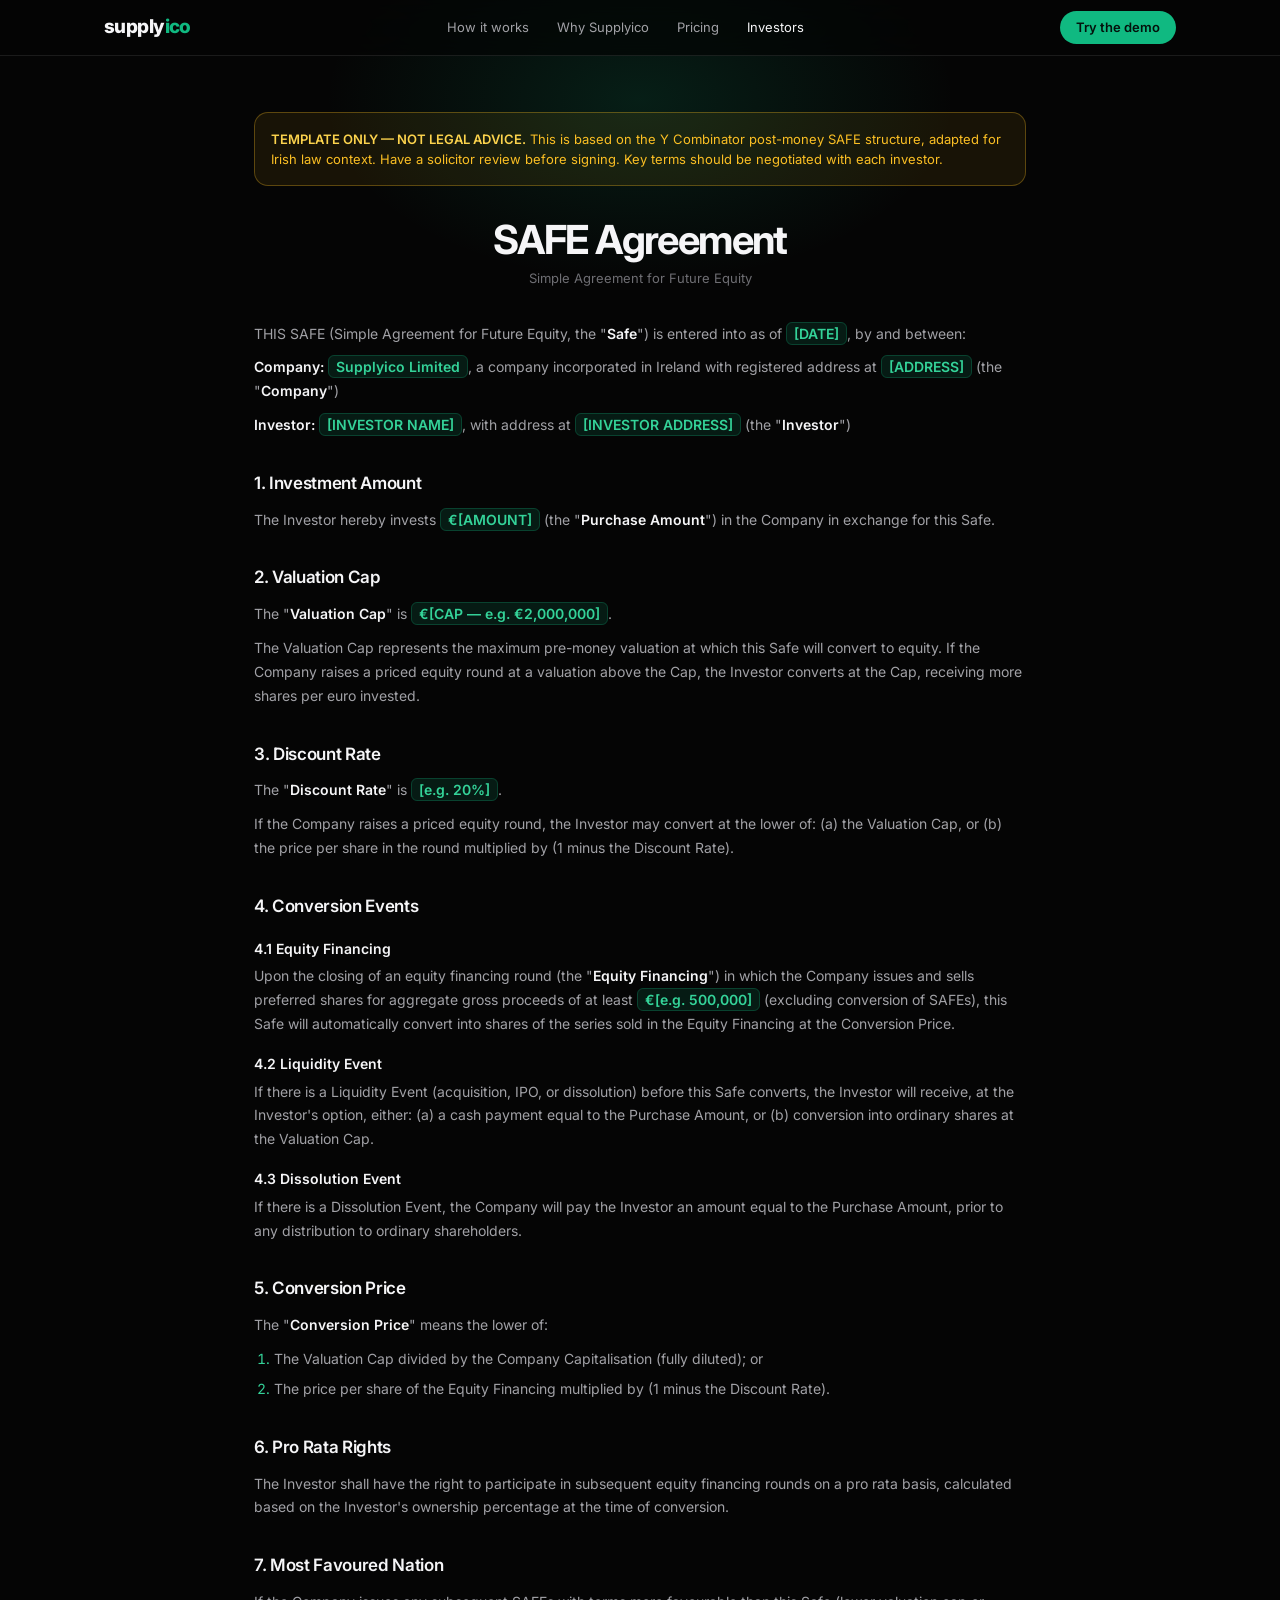
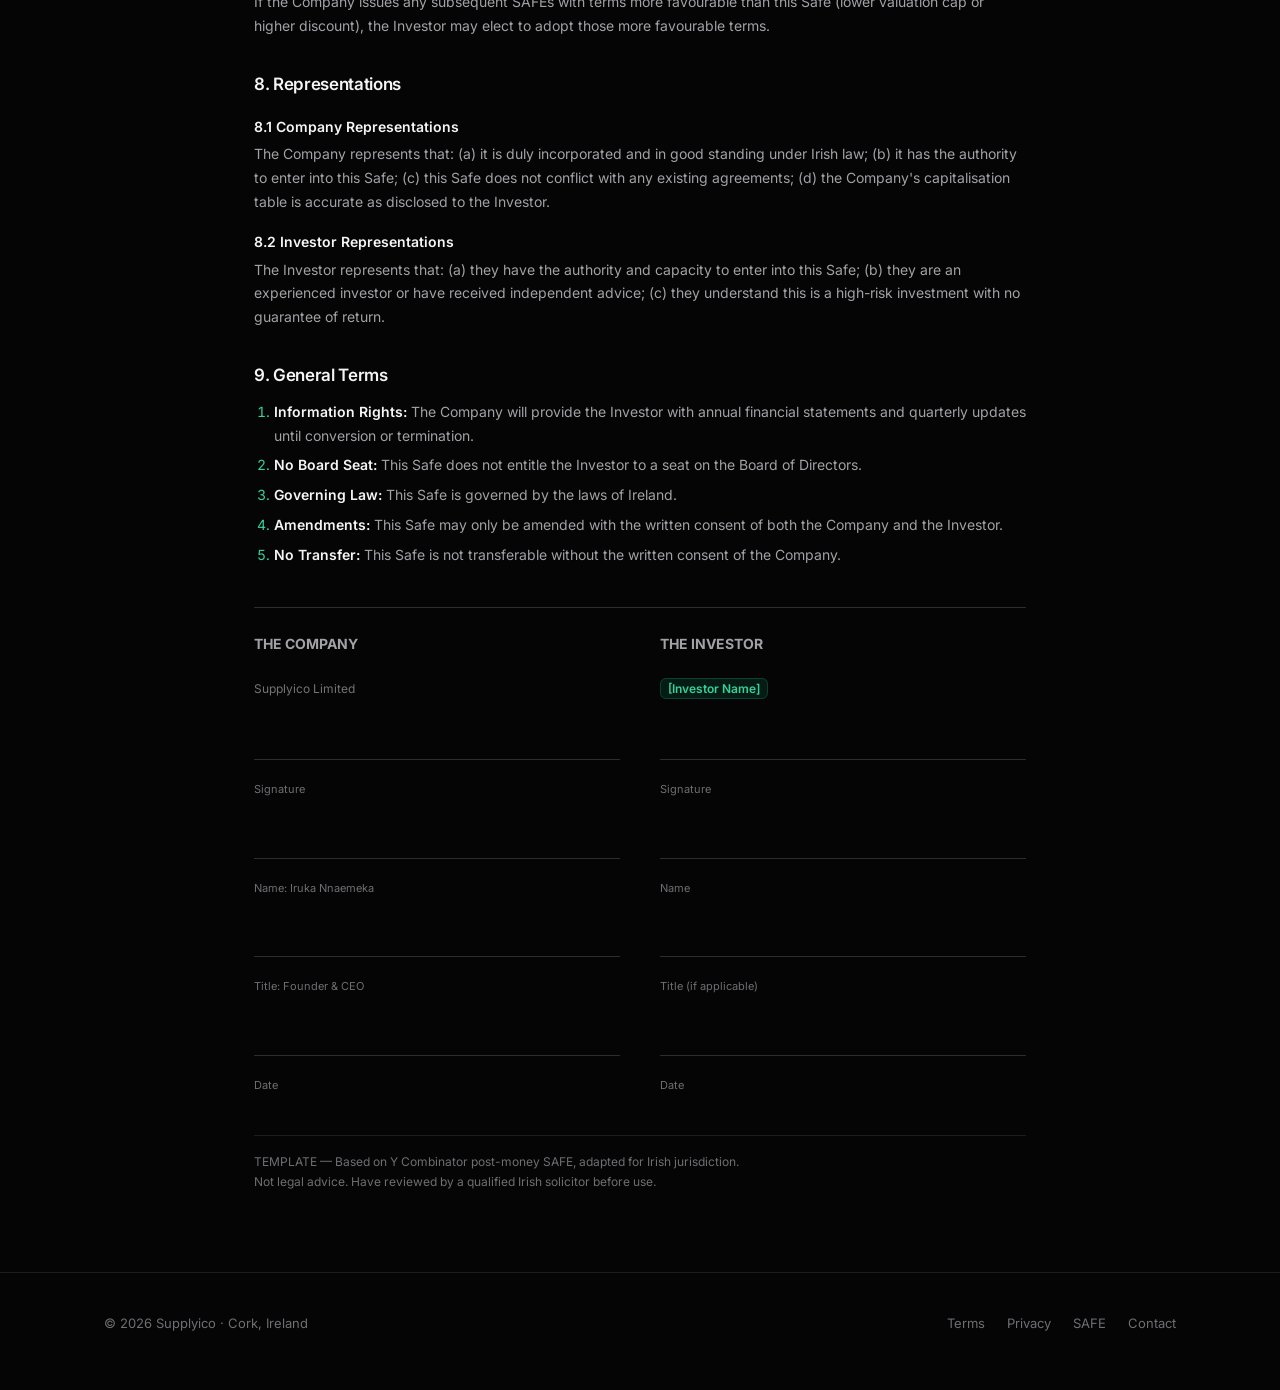
<file: safe.html>
<!DOCTYPE html>
<html lang="en">
<head>
<meta charset="utf-8">
<meta name="viewport" content="width=device-width,initial-scale=1">
<title>Supplyico — SAFE Agreement (Template)</title>
<meta name="theme-color" content="#050505">
<link rel="preconnect" href="https://fonts.googleapis.com">
<link rel="preconnect" href="https://fonts.gstatic.com" crossorigin>
<link href="https://fonts.googleapis.com/css2?family=Inter:wght@400;500;600;700;800&display=swap" rel="stylesheet">
<link rel="stylesheet" href="assets/site.css">
</head>
<body>
<header class="nav">
  <div class="wrap">
    <a class="logo" href="index.html" aria-label="Supplyico home">supply<span>ico</span></a>
    <nav class="nav-links" aria-label="Primary">
      <a href="index.html#how">How it works</a>
      <a href="index.html#why">Why Supplyico</a>
      <a href="index.html#pricing">Pricing</a>
      <a href="index.html#materials" aria-current="page">Investors</a>
    </nav>
    <a class="btn btn-primary" href="demo.html">Try the demo</a>
  </div>
</header>
<main class="doc">
<div class="warn">
<strong>TEMPLATE ONLY — NOT LEGAL ADVICE.</strong> This is based on the Y Combinator post-money SAFE structure, adapted for Irish law context. Have a solicitor review before signing. Key terms should be negotiated with each investor.
</div>

<h1 class="center">SAFE Agreement</h1>
<p class="sub center">Simple Agreement for Future Equity</p>

<p>THIS SAFE (Simple Agreement for Future Equity, the "<strong>Safe</strong>") is entered into as of <span class="fill">[DATE]</span>, by and between:</p>

<p><strong>Company:</strong> <span class="fill">Supplyico Limited</span>, a company incorporated in Ireland with registered address at <span class="fill">[ADDRESS]</span> (the "<strong>Company</strong>")</p>

<p><strong>Investor:</strong> <span class="fill">[INVESTOR NAME]</span>, with address at <span class="fill">[INVESTOR ADDRESS]</span> (the "<strong>Investor</strong>")</p>

<h2>1. Investment Amount</h2>
<p>The Investor hereby invests <span class="fill">&euro;[AMOUNT]</span> (the "<strong>Purchase Amount</strong>") in the Company in exchange for this Safe.</p>

<h2>2. Valuation Cap</h2>
<p>The "<strong>Valuation Cap</strong>" is <span class="fill">&euro;[CAP — e.g. &euro;2,000,000]</span>.</p>
<p>The Valuation Cap represents the maximum pre-money valuation at which this Safe will convert to equity. If the Company raises a priced equity round at a valuation above the Cap, the Investor converts at the Cap, receiving more shares per euro invested.</p>

<h2>3. Discount Rate</h2>
<p>The "<strong>Discount Rate</strong>" is <span class="fill">[e.g. 20%]</span>.</p>
<p>If the Company raises a priced equity round, the Investor may convert at the lower of: (a) the Valuation Cap, or (b) the price per share in the round multiplied by (1 minus the Discount Rate).</p>

<h2>4. Conversion Events</h2>

<h3>4.1 Equity Financing</h3>
<p>Upon the closing of an equity financing round (the "<strong>Equity Financing</strong>") in which the Company issues and sells preferred shares for aggregate gross proceeds of at least <span class="fill">&euro;[e.g. 500,000]</span> (excluding conversion of SAFEs), this Safe will automatically convert into shares of the series sold in the Equity Financing at the Conversion Price.</p>

<h3>4.2 Liquidity Event</h3>
<p>If there is a Liquidity Event (acquisition, IPO, or dissolution) before this Safe converts, the Investor will receive, at the Investor's option, either: (a) a cash payment equal to the Purchase Amount, or (b) conversion into ordinary shares at the Valuation Cap.</p>

<h3>4.3 Dissolution Event</h3>
<p>If there is a Dissolution Event, the Company will pay the Investor an amount equal to the Purchase Amount, prior to any distribution to ordinary shareholders.</p>

<h2>5. Conversion Price</h2>
<p>The "<strong>Conversion Price</strong>" means the lower of:</p>
<ol>
<li>The Valuation Cap divided by the Company Capitalisation (fully diluted); or</li>
<li>The price per share of the Equity Financing multiplied by (1 minus the Discount Rate).</li>
</ol>

<h2>6. Pro Rata Rights</h2>
<p>The Investor shall have the right to participate in subsequent equity financing rounds on a pro rata basis, calculated based on the Investor's ownership percentage at the time of conversion.</p>

<h2>7. Most Favoured Nation</h2>
<p>If the Company issues any subsequent SAFEs with terms more favourable than this Safe (lower valuation cap or higher discount), the Investor may elect to adopt those more favourable terms.</p>

<h2>8. Representations</h2>

<h3>8.1 Company Representations</h3>
<p>The Company represents that: (a) it is duly incorporated and in good standing under Irish law; (b) it has the authority to enter into this Safe; (c) this Safe does not conflict with any existing agreements; (d) the Company's capitalisation table is accurate as disclosed to the Investor.</p>

<h3>8.2 Investor Representations</h3>
<p>The Investor represents that: (a) they have the authority and capacity to enter into this Safe; (b) they are an experienced investor or have received independent advice; (c) they understand this is a high-risk investment with no guarantee of return.</p>

<h2>9. General Terms</h2>
<ol>
<li><strong>Information Rights:</strong> The Company will provide the Investor with annual financial statements and quarterly updates until conversion or termination.</li>
<li><strong>No Board Seat:</strong> This Safe does not entitle the Investor to a seat on the Board of Directors.</li>
<li><strong>Governing Law:</strong> This Safe is governed by the laws of Ireland.</li>
<li><strong>Amendments:</strong> This Safe may only be amended with the written consent of both the Company and the Investor.</li>
<li><strong>No Transfer:</strong> This Safe is not transferable without the written consent of the Company.</li>
</ol>

<div class="sig">
<div class="sig-block">
<p style="font-weight:700;margin-bottom:4px">THE COMPANY</p>
<p style="font-size:12px;color:#737373;margin-bottom:0">Supplyico Limited</p>
<div class="sig-line"></div>
<div class="sig-label">Signature</div>
<div class="sig-line"></div>
<div class="sig-label">Name: Iruka Nnaemeka</div>
<div class="sig-line"></div>
<div class="sig-label">Title: Founder & CEO</div>
<div class="sig-line"></div>
<div class="sig-label">Date</div>
</div>
<div class="sig-block">
<p style="font-weight:700;margin-bottom:4px">THE INVESTOR</p>
<p style="font-size:12px;color:#737373;margin-bottom:0"><span class="fill">[Investor Name]</span></p>
<div class="sig-line"></div>
<div class="sig-label">Signature</div>
<div class="sig-line"></div>
<div class="sig-label">Name</div>
<div class="sig-line"></div>
<div class="sig-label">Title (if applicable)</div>
<div class="sig-line"></div>
<div class="sig-label">Date</div>
</div>
</div>

<div class="footer">
TEMPLATE — Based on Y Combinator post-money SAFE, adapted for Irish jurisdiction.<br>
Not legal advice. Have reviewed by a qualified Irish solicitor before use.
</div>
</main>
<footer class="site-footer">
  <div class="wrap">
    <div>© 2026 Supplyico · Cork, Ireland</div>
    <nav aria-label="Legal">
      <a href="terms.html">Terms</a><a href="privacy.html">Privacy</a><a href="safe.html">SAFE</a><a href="mailto:iruka@supplyico.com">Contact</a>
    </nav>
  </div>
</footer>
</body>
</html>
</file>
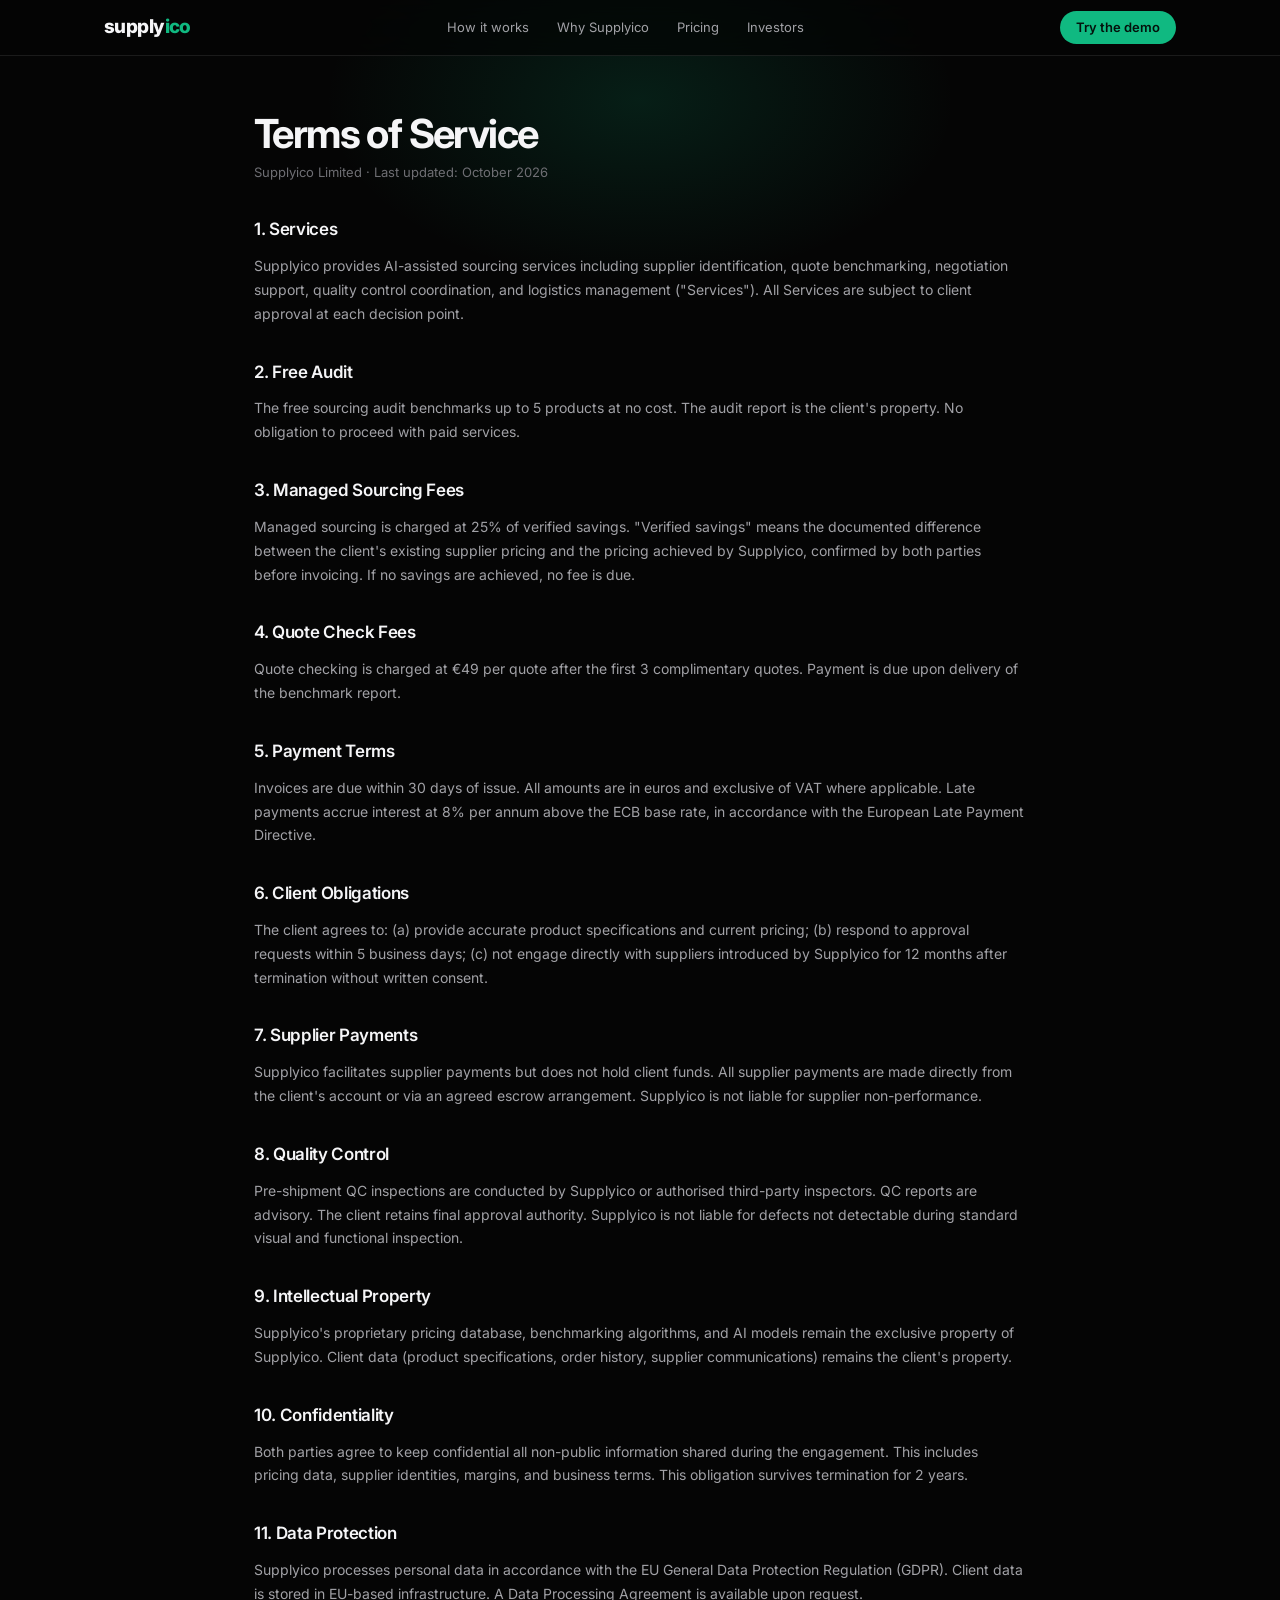
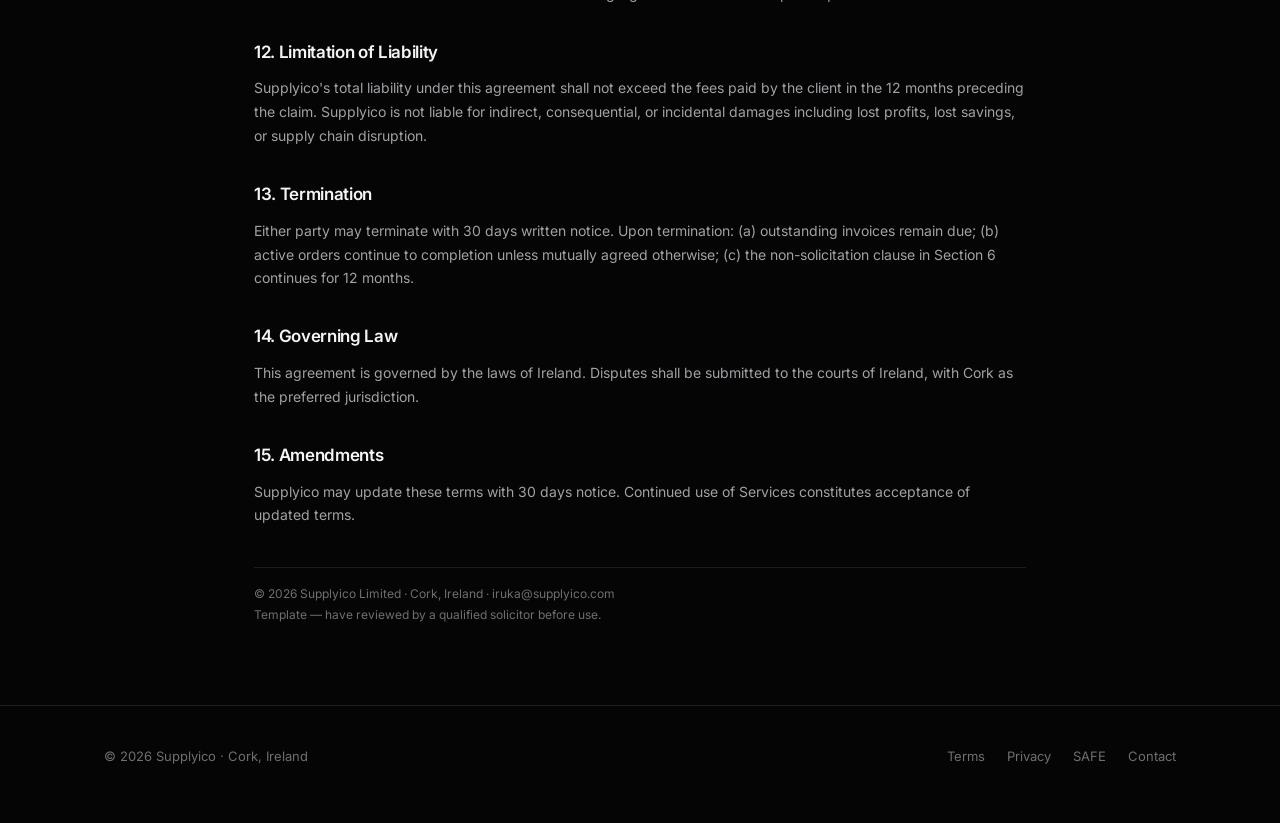
<file: terms.html>
<!DOCTYPE html>
<html lang="en">
<head>
<meta charset="utf-8">
<meta name="viewport" content="width=device-width,initial-scale=1">
<title>Supplyico — Terms of Service</title>
<meta name="theme-color" content="#050505">
<link rel="preconnect" href="https://fonts.googleapis.com">
<link rel="preconnect" href="https://fonts.gstatic.com" crossorigin>
<link href="https://fonts.googleapis.com/css2?family=Inter:wght@400;500;600;700;800&display=swap" rel="stylesheet">
<link rel="stylesheet" href="assets/site.css">
</head>
<body>
<header class="nav">
  <div class="wrap">
    <a class="logo" href="index.html" aria-label="Supplyico home">supply<span>ico</span></a>
    <nav class="nav-links" aria-label="Primary">
      <a href="index.html#how">How it works</a>
      <a href="index.html#why">Why Supplyico</a>
      <a href="index.html#pricing">Pricing</a>
      <a href="index.html#materials">Investors</a>
    </nav>
    <a class="btn btn-primary" href="demo.html">Try the demo</a>
  </div>
</header>
<main class="doc">
<h1>Terms of Service</h1>
<p class="sub">Supplyico Limited &middot; Last updated: October 2026</p>

<h2>1. Services</h2>
<p>Supplyico provides AI-assisted sourcing services including supplier identification, quote benchmarking, negotiation support, quality control coordination, and logistics management ("Services"). All Services are subject to client approval at each decision point.</p>

<h2>2. Free Audit</h2>
<p>The free sourcing audit benchmarks up to 5 products at no cost. The audit report is the client's property. No obligation to proceed with paid services.</p>

<h2>3. Managed Sourcing Fees</h2>
<p>Managed sourcing is charged at 25% of verified savings. "Verified savings" means the documented difference between the client's existing supplier pricing and the pricing achieved by Supplyico, confirmed by both parties before invoicing. If no savings are achieved, no fee is due.</p>

<h2>4. Quote Check Fees</h2>
<p>Quote checking is charged at &euro;49 per quote after the first 3 complimentary quotes. Payment is due upon delivery of the benchmark report.</p>

<h2>5. Payment Terms</h2>
<p>Invoices are due within 30 days of issue. All amounts are in euros and exclusive of VAT where applicable. Late payments accrue interest at 8% per annum above the ECB base rate, in accordance with the European Late Payment Directive.</p>

<h2>6. Client Obligations</h2>
<p>The client agrees to: (a) provide accurate product specifications and current pricing; (b) respond to approval requests within 5 business days; (c) not engage directly with suppliers introduced by Supplyico for 12 months after termination without written consent.</p>

<h2>7. Supplier Payments</h2>
<p>Supplyico facilitates supplier payments but does not hold client funds. All supplier payments are made directly from the client's account or via an agreed escrow arrangement. Supplyico is not liable for supplier non-performance.</p>

<h2>8. Quality Control</h2>
<p>Pre-shipment QC inspections are conducted by Supplyico or authorised third-party inspectors. QC reports are advisory. The client retains final approval authority. Supplyico is not liable for defects not detectable during standard visual and functional inspection.</p>

<h2>9. Intellectual Property</h2>
<p>Supplyico's proprietary pricing database, benchmarking algorithms, and AI models remain the exclusive property of Supplyico. Client data (product specifications, order history, supplier communications) remains the client's property.</p>

<h2>10. Confidentiality</h2>
<p>Both parties agree to keep confidential all non-public information shared during the engagement. This includes pricing data, supplier identities, margins, and business terms. This obligation survives termination for 2 years.</p>

<h2>11. Data Protection</h2>
<p>Supplyico processes personal data in accordance with the EU General Data Protection Regulation (GDPR). Client data is stored in EU-based infrastructure. A Data Processing Agreement is available upon request.</p>

<h2>12. Limitation of Liability</h2>
<p>Supplyico's total liability under this agreement shall not exceed the fees paid by the client in the 12 months preceding the claim. Supplyico is not liable for indirect, consequential, or incidental damages including lost profits, lost savings, or supply chain disruption.</p>

<h2>13. Termination</h2>
<p>Either party may terminate with 30 days written notice. Upon termination: (a) outstanding invoices remain due; (b) active orders continue to completion unless mutually agreed otherwise; (c) the non-solicitation clause in Section 6 continues for 12 months.</p>

<h2>14. Governing Law</h2>
<p>This agreement is governed by the laws of Ireland. Disputes shall be submitted to the courts of Ireland, with Cork as the preferred jurisdiction.</p>

<h2>15. Amendments</h2>
<p>Supplyico may update these terms with 30 days notice. Continued use of Services constitutes acceptance of updated terms.</p>

<div class="footer">
&copy; 2026 Supplyico Limited &middot; Cork, Ireland &middot; iruka@supplyico.com<br>
Template — have reviewed by a qualified solicitor before use.
</div>
</main>
<footer class="site-footer">
  <div class="wrap">
    <div>© 2026 Supplyico · Cork, Ireland</div>
    <nav aria-label="Legal">
      <a href="terms.html">Terms</a><a href="privacy.html">Privacy</a><a href="safe.html">SAFE</a><a href="mailto:iruka@supplyico.com">Contact</a>
    </nav>
  </div>
</footer>
</body>
</html>
</file>
<file: assets/site.css>
/* Supplyico shared design system — used by document pages (one-pager, financials, proposal, SAFE, terms, privacy).
   Tokens, nav and footer mirror index.html so every page reads as one product. */
:root{
  --bg:#050505; --surface:rgba(255,255,255,.04); --surface-2:rgba(255,255,255,.07);
  --line:rgba(255,255,255,.09); --line-2:rgba(255,255,255,.16);
  --text:#f5f5f7; --muted:#a1a1a6; --faint:#6e6e73;
  --accent:#10b981; --accent-2:#34d399; --accent-ink:#04120c;
  --ease:cubic-bezier(.2,.7,.2,1);
}
*{margin:0;padding:0;box-sizing:border-box}
html{scroll-behavior:smooth;-webkit-text-size-adjust:100%}
body{font-family:'Inter',-apple-system,BlinkMacSystemFont,'SF Pro Display','Segoe UI',sans-serif;background:var(--bg);color:var(--muted);line-height:1.6;-webkit-font-smoothing:antialiased;overflow-x:hidden}
::selection{background:#d1fae5;color:#065f46}
a{color:inherit;text-decoration:none}
:focus-visible{outline:2px solid var(--accent-2);outline-offset:3px;border-radius:8px}
.wrap{max-width:1120px;margin:0 auto;padding:0 24px}

/* ---- Nav (same as index.html) ---- */
.nav{position:fixed;inset:0 0 auto 0;z-index:50;height:56px;display:flex;align-items:center;background:rgba(5,5,5,.7);backdrop-filter:saturate(180%) blur(20px);-webkit-backdrop-filter:saturate(180%) blur(20px);border-bottom:1px solid var(--line)}
.nav .wrap{display:flex;align-items:center;justify-content:space-between;width:100%}
.logo{font-weight:800;font-size:19px;letter-spacing:-.03em;color:var(--text)}
.logo span{color:var(--accent)}
.nav-links{display:flex;gap:28px;font-size:13px;color:var(--muted)}
.nav-links a{transition:color .2s}.nav-links a:hover,.nav-links a[aria-current]{color:var(--text)}
.btn{display:inline-flex;align-items:center;justify-content:center;gap:8px;font:600 13px/1 'Inter',sans-serif;padding:9px 15px;border-radius:999px;border:1px solid transparent;cursor:pointer;transition:transform .25s var(--ease),background .25s,box-shadow .25s}
.btn-primary{background:var(--accent);color:var(--accent-ink)}
.btn-primary:hover{background:var(--accent-2);transform:translateY(-1px);box-shadow:0 8px 30px -8px rgba(16,185,129,.55)}

/* ---- Footer (same as index.html) ---- */
.site-footer{border-top:1px solid var(--line);padding:40px 0 56px;font-size:13px;color:var(--faint);margin-top:40px}
.site-footer .wrap{display:flex;justify-content:space-between;gap:24px;flex-wrap:wrap}
.site-footer nav{display:flex;gap:22px;flex-wrap:wrap}
.site-footer a:hover{color:var(--text)}

/* ---- Document layout ---- */
.doc{position:relative;max-width:820px;margin:0 auto;padding:112px 24px 40px;font-size:14px;line-height:1.7}
.doc::before{content:"";position:absolute;left:50%;top:-160px;width:900px;height:520px;transform:translateX(-50%);background:radial-gradient(closest-side,rgba(16,185,129,.14),transparent 70%);pointer-events:none;z-index:-1}
.doc p{margin-bottom:10px;color:var(--muted)}
.doc strong{color:var(--text);font-weight:600}
.doc h1{font-size:clamp(28px,4.4vw,40px);line-height:1.08;letter-spacing:-.04em;font-weight:700;color:var(--text);margin-bottom:6px}
.doc h2{font-size:17px;font-weight:600;letter-spacing:-.02em;color:var(--text);margin:32px 0 10px}
.doc h3{font-size:14px;font-weight:600;color:var(--text);margin:16px 0 4px}
.doc .sub{font-size:13px;color:var(--faint);margin-bottom:32px}
.doc ul,.doc ol{padding-left:20px;margin-bottom:12px}
.doc li{margin-bottom:6px;color:var(--muted)}
.doc li::marker{color:var(--accent-2)}
.doc a{color:var(--accent-2)}
.green{color:var(--accent-2)}

/* header block (one-pager, financials) */
.hdr{display:flex;justify-content:space-between;align-items:flex-start;gap:20px;margin-bottom:36px;padding-bottom:22px;border-bottom:1px solid var(--line-2)}
.hdr h1{font-size:28px;margin:0}
.hdr h1::first-letter{letter-spacing:-.04em}
.hdr p{font-size:12px;color:var(--faint);text-align:right;line-height:1.55;margin:0}
.tagline{font-size:18px;color:var(--muted);line-height:1.55;margin-bottom:32px;max-width:640px;letter-spacing:-.01em}
.tagline strong{color:var(--text)}
.section{margin-bottom:28px}
.section h2{font-size:11px;font-weight:600;color:var(--accent-2);text-transform:uppercase;letter-spacing:.1em;margin:0 0 10px}
.section p{font-size:14px;color:var(--muted)}
.tag{font-size:12px;font-weight:600;color:var(--accent-2);margin-bottom:28px}

.metrics{display:grid;grid-template-columns:repeat(4,1fr);gap:12px;margin-bottom:32px}
.metric{background:var(--surface);border:1px solid var(--line);border-radius:16px;padding:18px;text-align:center}
.metric .v{font-size:26px;font-weight:700;letter-spacing:-.03em;color:var(--text)}
.metric .l{font-size:10px;color:var(--faint);margin-top:2px;text-transform:uppercase;letter-spacing:.08em}
.two-col{display:grid;grid-template-columns:1fr 1fr;gap:28px}
.bullet{font-size:14px;color:var(--muted);line-height:1.6;padding-left:18px;position:relative;margin-bottom:8px}
.bullet::before{content:'';position:absolute;left:0;top:9px;width:6px;height:6px;border-radius:50%;background:var(--accent)}
.pricing{display:grid;grid-template-columns:repeat(3,1fr);gap:12px;margin-top:12px}
.price-card{border:1px solid var(--line);border-radius:16px;padding:18px;background:var(--surface)}
.price-card.hi{border-color:rgba(16,185,129,.45);background:linear-gradient(180deg,rgba(16,185,129,.12),rgba(16,185,129,.02))}
.price-card h3{font-size:12px;font-weight:600;margin:0 0 4px;color:var(--muted)}
.price-card .amt{font-size:24px;font-weight:700;letter-spacing:-.03em;color:var(--text)}
.price-card .amt span{font-size:11px;font-weight:500;color:var(--faint)}
.price-card p{font-size:12px;color:var(--faint);margin:6px 0 0;line-height:1.45}
.ask-bar{background:linear-gradient(135deg,rgba(16,185,129,.16),rgba(16,185,129,.03));border:1px solid rgba(16,185,129,.4);border-radius:20px;padding:24px 28px;margin-top:28px;display:flex;justify-content:space-between;align-items:center;gap:20px;flex-wrap:wrap;color:var(--text)}
.ask-bar h3{font-size:20px;font-weight:700;letter-spacing:-.02em;margin:0;color:var(--text)}
.ask-bar .nums{display:flex;gap:28px}
.ask-bar .n{text-align:center}
.ask-bar .n .v{font-size:19px;font-weight:700;color:var(--text)}
.ask-bar .n .l{font-size:10px;color:var(--muted);text-transform:uppercase;letter-spacing:.08em;margin-top:2px}

/* tables */
.doc table{width:100%;border-collapse:collapse;font-size:13px;margin:12px 0 8px}
.doc th{text-align:left;font-weight:600;color:var(--faint);font-size:11px;text-transform:uppercase;letter-spacing:.08em;padding:10px 12px;border-bottom:1px solid var(--line-2)}
.doc td{padding:10px 12px;border-bottom:1px solid var(--line);color:var(--muted)}
.doc tr:last-child td{border-bottom:none}
.r{text-align:right}
.bold{font-weight:600;color:var(--text)}
.total td{border-top:1px solid var(--line-2);font-weight:700;color:var(--text);font-size:14px}
.hl td,.hl{background:rgba(16,185,129,.08)}
p.note{font-size:13px;color:var(--faint);line-height:1.6;margin-bottom:16px}
.bar-row{display:flex;align-items:center;gap:12px;margin-bottom:10px}
.bar-label{width:140px;font-size:12px;font-weight:600;color:var(--muted);flex-shrink:0}
.bar-track{flex:1;height:24px;background:var(--surface-2);border-radius:8px;overflow:hidden}
.bar-fill{height:100%;border-radius:8px;display:flex;align-items:center;padding-left:10px;font-size:10px;font-weight:700;color:var(--accent-ink)}
.bar-amt{font-size:12px;font-weight:600;color:var(--muted);width:60px;text-align:right;flex-shrink:0}

/* proposal / SAFE / terms */
.box{background:var(--surface);border:1px solid var(--line);border-radius:16px;padding:20px;margin:12px 0}
.box h3{margin:0 0 4px}
.box p{font-size:13px;margin-bottom:0}
.fill{background:rgba(16,185,129,.12);padding:2px 7px;border-radius:6px;font-weight:600;color:var(--accent-2);border:1px solid rgba(16,185,129,.25)}
.cta{background:linear-gradient(135deg,rgba(16,185,129,.16),rgba(16,185,129,.03));border:1px solid rgba(16,185,129,.4);border-radius:20px;padding:30px;margin-top:28px;text-align:center}
.cta h3{font-size:20px;font-weight:700;margin:0 0 6px;color:var(--text)}
.cta p{color:var(--muted);font-size:14px;margin:0}
.warn{background:rgba(251,191,36,.08);border:1px solid rgba(251,191,36,.3);border-radius:14px;padding:16px;margin-bottom:32px;font-size:13px;color:#fbbf24;line-height:1.55}
.warn strong{color:#fcd34d}
.doc h1.center,.doc .sub.center{text-align:center}
.sig{display:grid;grid-template-columns:1fr 1fr;gap:40px;margin-top:40px;padding-top:24px;border-top:1px solid var(--line-2)}
.sig-block{display:flex;flex-direction:column;gap:20px}
.sig-line{border-bottom:1px solid var(--line-2);height:40px}
.sig-label{font-size:11px;color:var(--faint)}
.footer{margin-top:40px;padding-top:16px;border-top:1px solid var(--line);font-size:12px;color:var(--faint)}
.footer span+span{margin-left:16px}

@media (max-width:720px){
  .nav-links{display:none}
  .doc{padding:96px 20px 24px}
  .metrics{grid-template-columns:repeat(2,1fr)}
  .two-col,.pricing,.sig{grid-template-columns:1fr}
  .hdr{flex-direction:column}.hdr p{text-align:left}
  .ask-bar .nums{gap:18px}
  .bar-label{width:96px}
  .doc table{display:block;overflow-x:auto}
}

/* Print: keep documents white and ink-friendly */
@media print{
  html,body{background:#fff!important}
  .nav,.site-footer,.doc::before{display:none!important}
  .doc{padding:24px;max-width:none;font-size:12px}
  .doc,.doc p,.doc li,.doc td,.tagline,.section p,.bullet{color:#404040!important}
  .doc h1,.doc h2,.doc h3,.metric .v,.bold,.price-card .amt,.strong,.doc strong,.ask-bar,.ask-bar h3,.ask-bar .n .v,.cta h3,.total td{color:#0a0a0a!important}
  .hdr,.sig,.footer{border-color:#d4d4d4!important}
  .doc th,.doc td,.metric,.price-card,.box{border-color:#e5e5e5!important;background:#fff!important}
  .section h2,.tag,.green,.doc a{color:#059669!important}
  .fill{background:#ecfdf5!important;color:#065f46!important;border-color:#a7f3d0!important}
  .ask-bar,.cta{background:#f5f5f5!important;border-color:#d4d4d4!important}
  .warn{background:#fef3c7!important;border-color:#f59e0b!important;color:#92400e!important}
  .bar-track{background:#f0f0f0!important}
}
@media (prefers-reduced-motion:reduce){*{transition:none!important;scroll-behavior:auto!important}}
</file>
